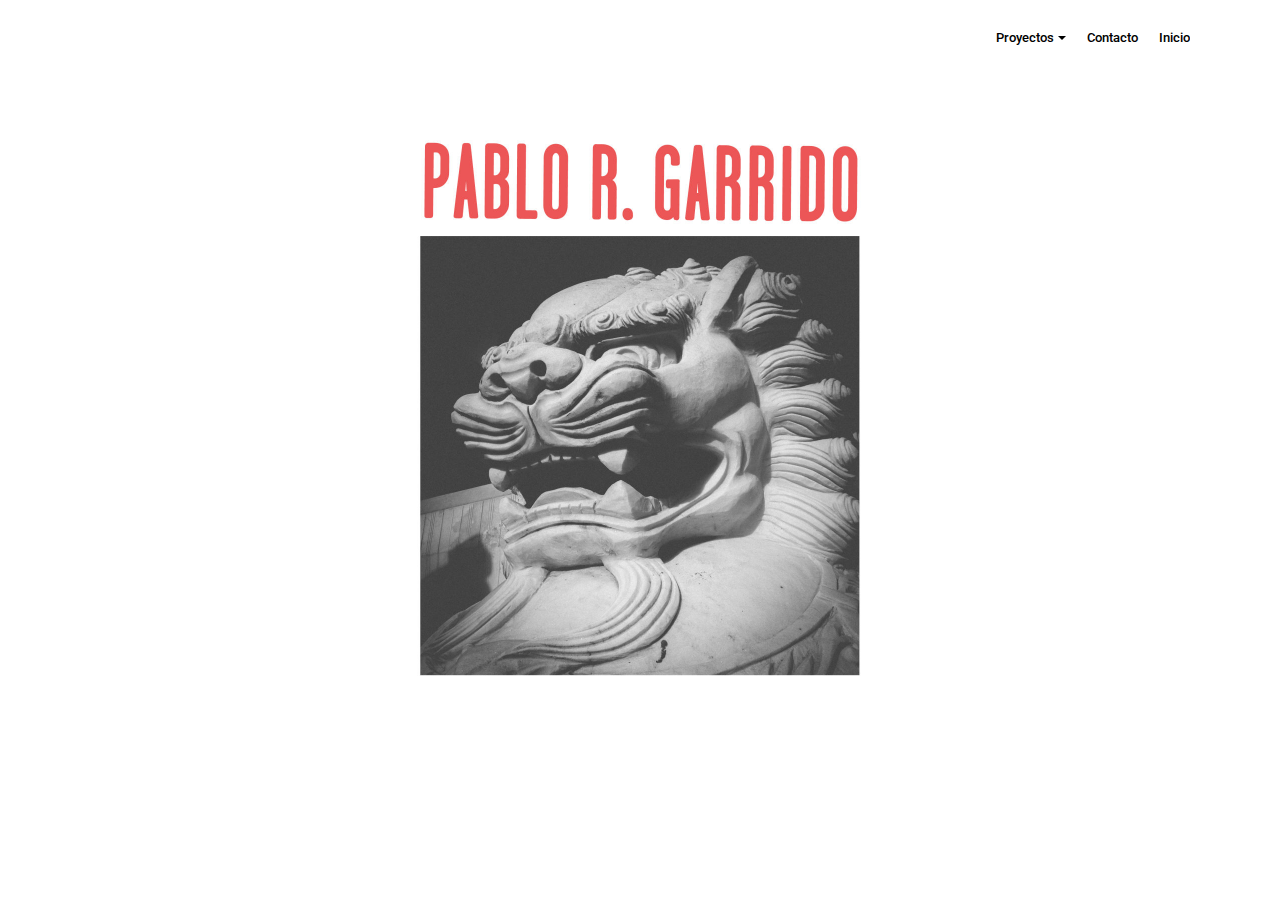
<file: index.html>
<!DOCTYPE html>
<html  >
<head>
  <!-- Site made with Mobirise Website Builder v4.12.4, https://mobirise.com -->
  <meta charset="UTF-8">
  <meta http-equiv="X-UA-Compatible" content="IE=edge">
  <meta name="generator" content="Mobirise v4.12.4, mobirise.com">
  <meta name="viewport" content="width=device-width, initial-scale=1, minimum-scale=1">
  <link rel="shortcut icon" href="assets/images/logo2.png" type="image/x-icon">
  <meta name="description" content="">
  
  
  <title>Home</title>
  <link rel="stylesheet" href="assets/web/assets/mobirise-icons/mobirise-icons.css">
  <link rel="stylesheet" href="assets/bootstrap/css/bootstrap.min.css">
  <link rel="stylesheet" href="assets/bootstrap/css/bootstrap-grid.min.css">
  <link rel="stylesheet" href="assets/bootstrap/css/bootstrap-reboot.min.css">
  <link rel="stylesheet" href="assets/tether/tether.min.css">
  <link rel="stylesheet" href="assets/dropdown/css/style.css">
  <link rel="stylesheet" href="assets/theme/css/style.css">
  <link rel="preload" as="style" href="assets/mobirise/css/mbr-additional.css"><link rel="stylesheet" href="assets/mobirise/css/mbr-additional.css" type="text/css">
  
  
  
</head>
<body>
  <section class="menu cid-s1IS6DdbB3" once="menu" id="menu2-5h">

    

    <nav class="navbar navbar-expand beta-menu navbar-dropdown align-items-center navbar-fixed-top navbar-toggleable-sm">
        <button class="navbar-toggler navbar-toggler-right" type="button" data-toggle="collapse" data-target="#navbarSupportedContent" aria-controls="navbarSupportedContent" aria-expanded="false" aria-label="Toggle navigation">
            <div class="hamburger">
                <span></span>
                <span></span>
                <span></span>
                <span></span>
            </div>
        </button>
        <div class="menu-logo">
            <div class="navbar-brand">
                
                
            </div>
        </div>
        <div class="collapse navbar-collapse" id="navbarSupportedContent">
            <ul class="navbar-nav nav-dropdown nav-right navbar-nav-top-padding" data-app-modern-menu="true"><li class="nav-item dropdown"><a class="nav-link link dropdown-toggle text-black display-4" href="#" aria-expanded="false" data-toggle="dropdown-submenu">Proyectos</a><div class="dropdown-menu"><div class="dropdown"><a class="dropdown-item dropdown-toggle text-black display-4" href="#" aria-expanded="false" data-toggle="dropdown-submenu">Fotografía</a><div class="dropdown-menu dropdown-submenu"><a class="dropdown-item text-black display-4" href="page2.html" aria-expanded="false">Archivo</a><a class="dropdown-item text-black display-4" href="page5.html" aria-expanded="false">Samsara</a><a class="dropdown-item text-black display-4" href="page6.html" aria-expanded="false">Pareidolia</a></div></div><a class="dropdown-item text-black display-4" href="page4.html" aria-expanded="false">Video</a><a class="dropdown-item text-black display-4" href="page7.html" aria-expanded="false">Diseño gráfico</a><a class="dropdown-item text-black display-4" href="page3.html" aria-expanded="false">Exposiciones</a></div></li>
                <li class="nav-item">
                    <a class="nav-link link text-black display-4" href="page1.html">Contacto</a>
                </li><li class="nav-item"><a class="nav-link link text-black display-4" href="index.html">Inicio</a></li></ul>
            
        </div>
    </nav>
</section>

<section class="engine"><a href="https://mobirise.info/o">free portfolio website templates</a></section><section class="cid-rj7pReRMKU" id="image2-1">

    

    <figure class="mbr-figure container">
        <div class="image-block" style="width: 51%;">
            <img src="assets/images/sddddddd-1132x1132.jpg" alt="Mobirise" title="">
            
        </div>
    </figure>
</section>


  <script src="assets/web/assets/jquery/jquery.min.js"></script>
  <script src="assets/popper/popper.min.js"></script>
  <script src="assets/bootstrap/js/bootstrap.min.js"></script>
  <script src="assets/tether/tether.min.js"></script>
  <script src="assets/smoothscroll/smooth-scroll.js"></script>
  <script src="assets/dropdown/js/nav-dropdown.js"></script>
  <script src="assets/dropdown/js/navbar-dropdown.js"></script>
  <script src="assets/touchswipe/jquery.touch-swipe.min.js"></script>
  <script src="assets/theme/js/script.js"></script>
  
  
</body>
</html>
</file>
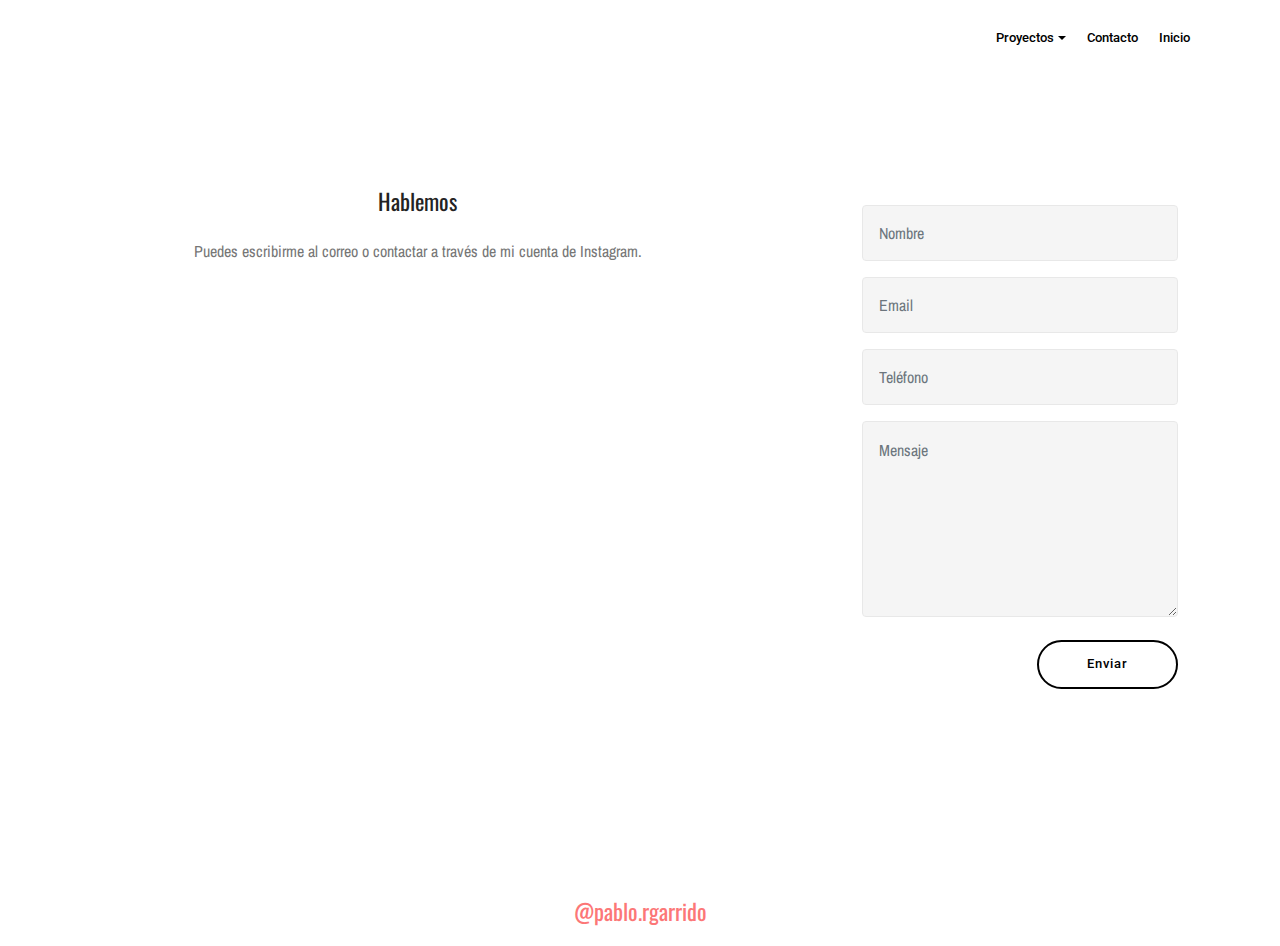
<file: page1.html>
<!DOCTYPE html>
<html  >
<head>
  <!-- Site made with Mobirise Website Builder v4.12.4, https://mobirise.com -->
  <meta charset="UTF-8">
  <meta http-equiv="X-UA-Compatible" content="IE=edge">
  <meta name="generator" content="Mobirise v4.12.4, mobirise.com">
  <meta name="viewport" content="width=device-width, initial-scale=1, minimum-scale=1">
  <link rel="shortcut icon" href="assets/images/logo2.png" type="image/x-icon">
  <meta name="description" content="Website Generator Description">
  
  
  <title>Contacto</title>
  <link rel="stylesheet" href="assets/web/assets/mobirise-icons/mobirise-icons.css">
  <link rel="stylesheet" href="assets/bootstrap/css/bootstrap.min.css">
  <link rel="stylesheet" href="assets/bootstrap/css/bootstrap-grid.min.css">
  <link rel="stylesheet" href="assets/bootstrap/css/bootstrap-reboot.min.css">
  <link rel="stylesheet" href="assets/tether/tether.min.css">
  <link rel="stylesheet" href="assets/dropdown/css/style.css">
  <link rel="stylesheet" href="assets/theme/css/style.css">
  <link rel="preload" as="style" href="assets/mobirise/css/mbr-additional.css"><link rel="stylesheet" href="assets/mobirise/css/mbr-additional.css" type="text/css">
  
  
  
</head>
<body>
  <section class="cid-rj7tkFcVpZ mbr-fullscreen" id="header15-6">

    

    

    <div class="container align-right">
<div class="row">
    <div class="mbr-white col-lg-8 col-md-7 content-container">
        <h1 class="mbr-section-title mbr-bold pb-3 mbr-fonts-style display-5"><span style="font-weight: normal;">Hablemos</span></h1>
        <p class="mbr-text pb-3 mbr-fonts-style display-7">Puedes escribirme al correo o contactar a través de mi cuenta de Instagram.</p>
    </div>
    <div class="col-lg-4 col-md-5">
    <div class="form-container">
        <div class="media-container-column" data-form-type="formoid">
            <div data-form-alert="" hidden="" class="align-center">Mensaje enviado</div>
            <form class="mbr-form" action="https://mobirise.com/" method="post" data-form-title="Mobirise Form"><input type="hidden" name="email" data-form-email="true" value="Da5yXycmty2pWTFDc+zMU98Qy2E6REpCzXISfcq8/UF78OHRdpvehKw/BbJxjsuaq05xF76uGa48C1suXx5jMkVeJvEpT+MqZZ8Hk5J4Aw/rwJboRmw8T8y2sdYmFpkC">
                <div data-for="name">
                    <div class="form-group">
                        <input type="text" class="form-control px-3" name="name" data-form-field="Name" placeholder="Nombre" required="" id="name-header15-6">
                    </div>
                </div>
                <div data-for="email">
                    <div class="form-group">
                        <input type="email" class="form-control px-3" name="email" data-form-field="Email" placeholder="Email" required="" id="email-header15-6">
                    </div>
                </div>
                <div data-for="phone">
                    <div class="form-group">
                        <input type="tel" class="form-control px-3" name="phone" data-form-field="Phone" placeholder="Teléfono" id="phone-header15-6">
                    </div>
                </div>
                <div class="form-group" data-for="message">
                    <textarea type="text" class="form-control px-3" name="message" rows="7" placeholder="Mensaje" data-form-field="Message" id="message-header15-6"></textarea>
                </div>
                <span class="input-group-btn"><button href="" type="submit" class="btn btn-form btn-black-outline display-4">Enviar</button></span>
            </form>
        </div>
    </div>
    </div>
</div>
    </div>
    
</section>

<section class="engine"><a href="https://mobirise.info/b">how to create a website for free</a></section><section class="mbr-section content4 cid-rj82eAqafb" id="content4-1i">

    

    <div class="container">
        <div class="media-container-row">
            <div class="title col-12 col-md-8">
                <h2 class="align-center pb-3 mbr-fonts-style display-5"><a href="https://www.instagram.com/pablo.rgarrido/">@pablo.rgarrido</a></h2>
                
                
            </div>
        </div>
    </div>
</section>



<section class="menu cid-s1IS6DdbB3" once="menu" id="menu2-5h">

    

    <nav class="navbar navbar-expand beta-menu navbar-dropdown align-items-center navbar-fixed-top navbar-toggleable-sm">
        <button class="navbar-toggler navbar-toggler-right" type="button" data-toggle="collapse" data-target="#navbarSupportedContent" aria-controls="navbarSupportedContent" aria-expanded="false" aria-label="Toggle navigation">
            <div class="hamburger">
                <span></span>
                <span></span>
                <span></span>
                <span></span>
            </div>
        </button>
        <div class="menu-logo">
            <div class="navbar-brand">
                
                
            </div>
        </div>
        <div class="collapse navbar-collapse" id="navbarSupportedContent">
            <ul class="navbar-nav nav-dropdown nav-right navbar-nav-top-padding" data-app-modern-menu="true"><li class="nav-item dropdown"><a class="nav-link link dropdown-toggle text-black display-4" href="#" aria-expanded="false" data-toggle="dropdown-submenu">Proyectos</a><div class="dropdown-menu"><div class="dropdown"><a class="dropdown-item dropdown-toggle text-black display-4" href="#" aria-expanded="false" data-toggle="dropdown-submenu">Fotografía</a><div class="dropdown-menu dropdown-submenu"><a class="dropdown-item text-black display-4" href="page2.html" aria-expanded="false">Archivo</a><a class="dropdown-item text-black display-4" href="page5.html" aria-expanded="false">Samsara</a><a class="dropdown-item text-black display-4" href="page6.html" aria-expanded="false">Pareidolia</a></div></div><a class="dropdown-item text-black display-4" href="page4.html" aria-expanded="false">Video</a><a class="dropdown-item text-black display-4" href="page7.html" aria-expanded="false">Diseño gráfico</a><a class="dropdown-item text-black display-4" href="page3.html" aria-expanded="false">Exposiciones</a></div></li>
                <li class="nav-item">
                    <a class="nav-link link text-black display-4" href="page1.html">Contacto</a>
                </li><li class="nav-item"><a class="nav-link link text-black display-4" href="index.html">Inicio</a></li></ul>
            
        </div>
    </nav>
</section>


  <script src="assets/web/assets/jquery/jquery.min.js"></script>
  <script src="assets/popper/popper.min.js"></script>
  <script src="assets/bootstrap/js/bootstrap.min.js"></script>
  <script src="assets/tether/tether.min.js"></script>
  <script src="assets/smoothscroll/smooth-scroll.js"></script>
  <script src="assets/dropdown/js/nav-dropdown.js"></script>
  <script src="assets/dropdown/js/navbar-dropdown.js"></script>
  <script src="assets/touchswipe/jquery.touch-swipe.min.js"></script>
  <script src="assets/theme/js/script.js"></script>
  <script src="assets/formoid/formoid.min.js"></script>
  
  
</body>
</html>
</file>
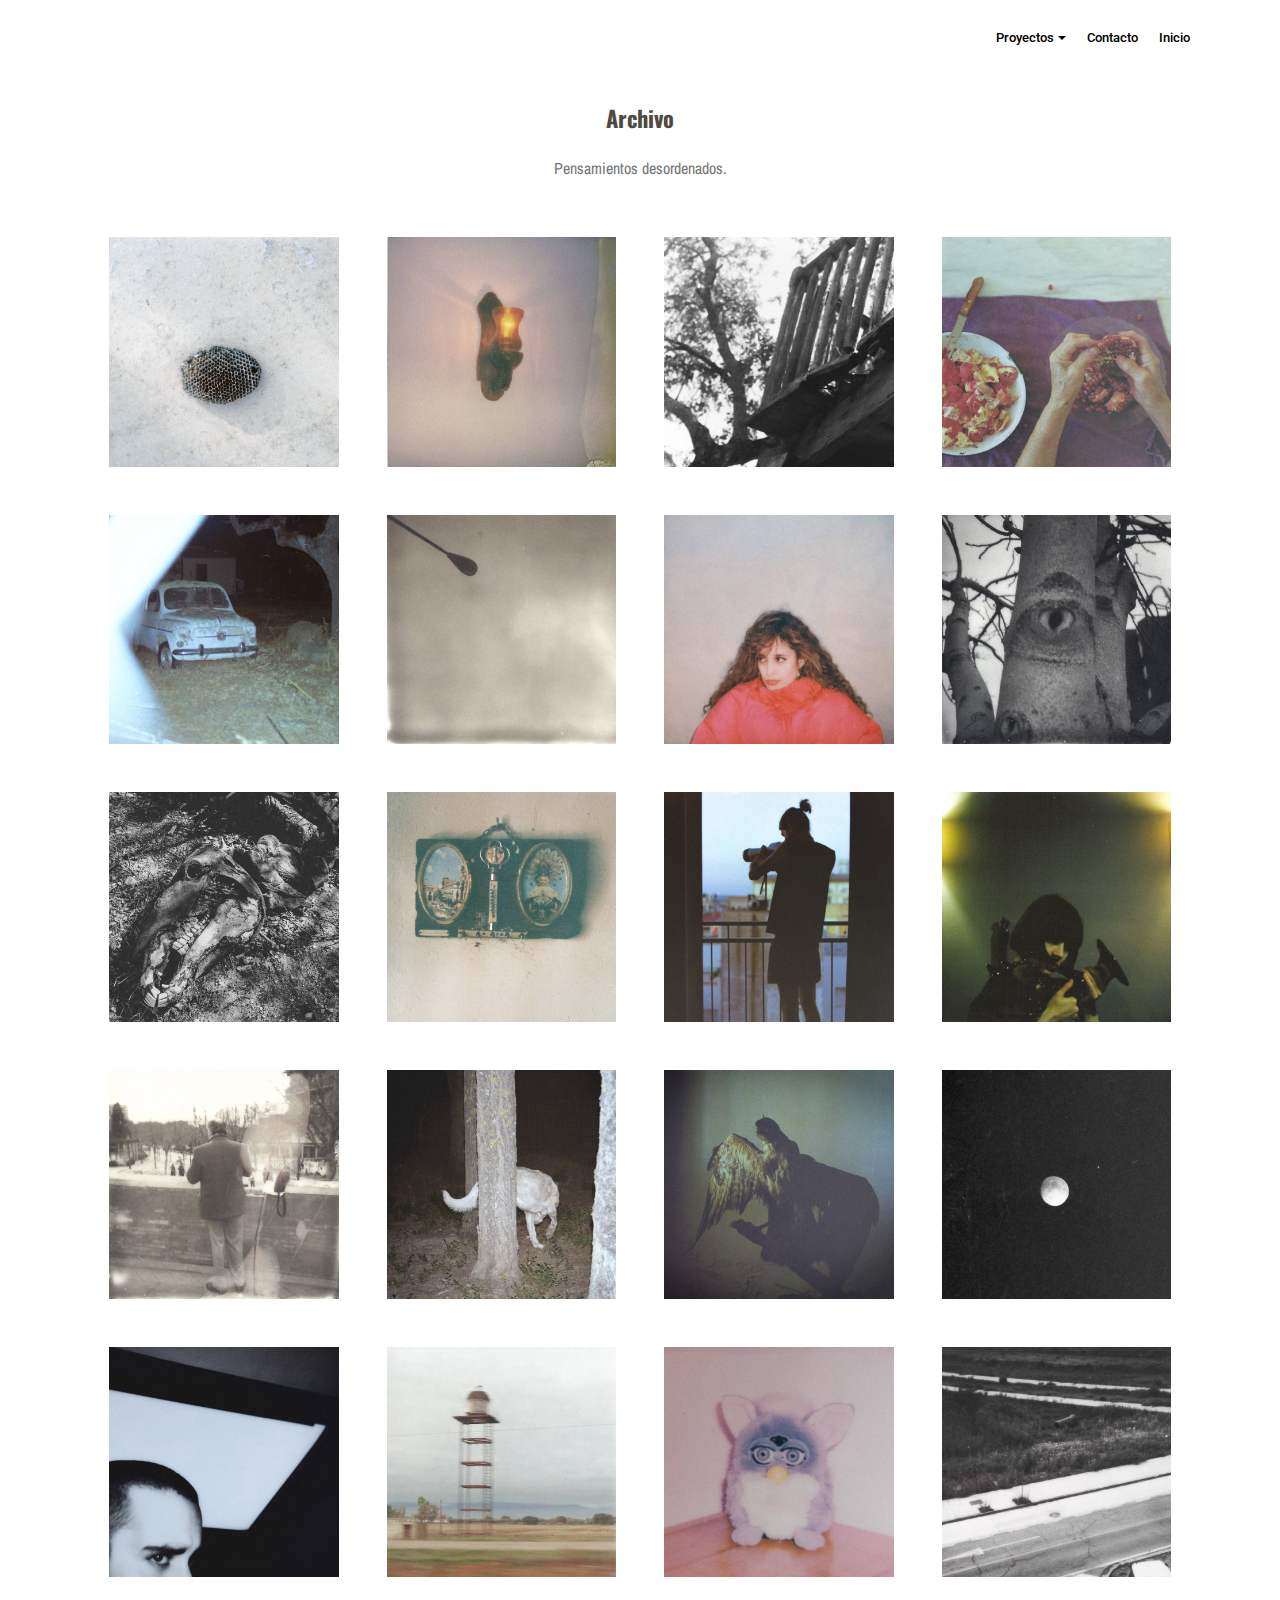
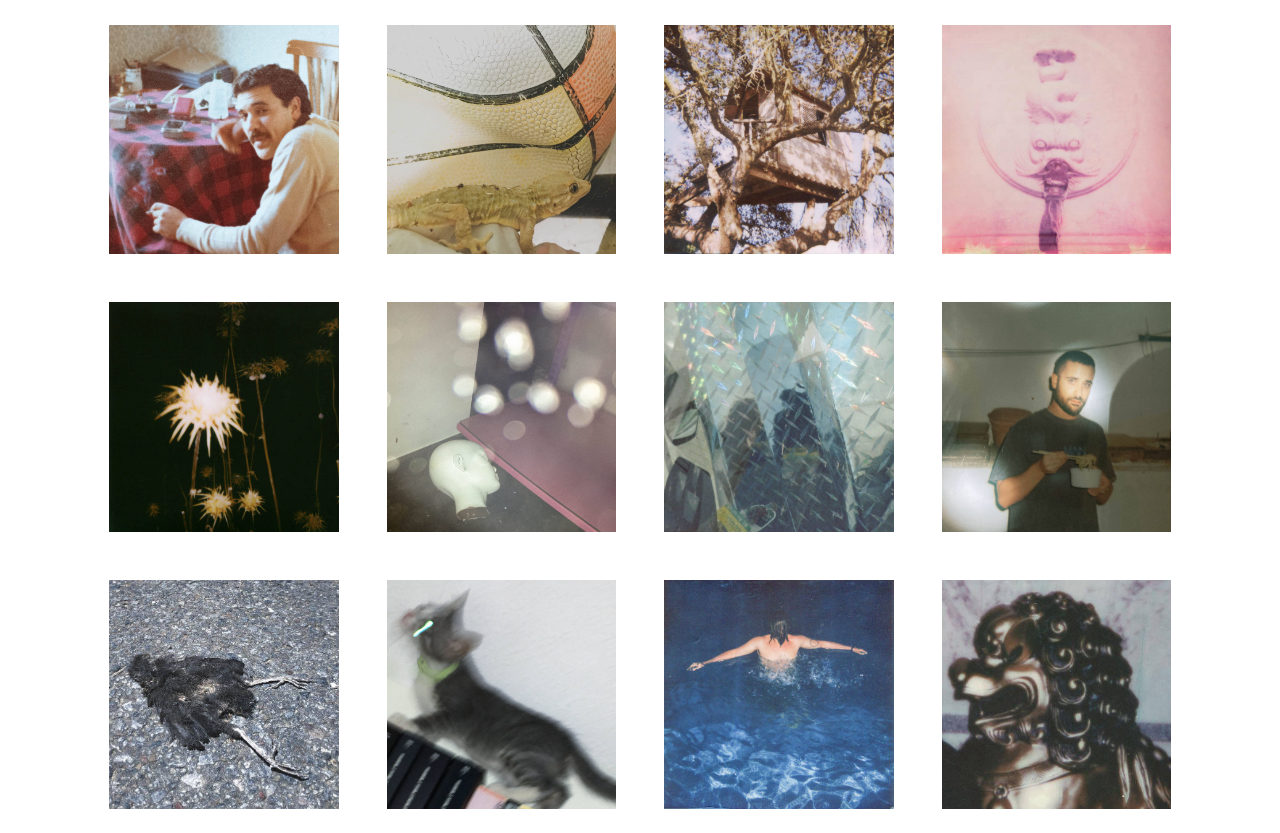
<file: page2.html>
<!DOCTYPE html>
<html  >
<head>
  <!-- Site made with Mobirise Website Builder v4.12.4, https://mobirise.com -->
  <meta charset="UTF-8">
  <meta http-equiv="X-UA-Compatible" content="IE=edge">
  <meta name="generator" content="Mobirise v4.12.4, mobirise.com">
  <meta name="viewport" content="width=device-width, initial-scale=1, minimum-scale=1">
  <link rel="shortcut icon" href="assets/images/logo2.png" type="image/x-icon">
  <meta name="description" content="Site Builder Description">
  
  
  <title>Archivo</title>
  <link rel="stylesheet" href="assets/web/assets/mobirise-icons/mobirise-icons.css">
  <link rel="stylesheet" href="assets/bootstrap/css/bootstrap.min.css">
  <link rel="stylesheet" href="assets/bootstrap/css/bootstrap-grid.min.css">
  <link rel="stylesheet" href="assets/bootstrap/css/bootstrap-reboot.min.css">
  <link rel="stylesheet" href="assets/tether/tether.min.css">
  <link rel="stylesheet" href="assets/dropdown/css/style.css">
  <link rel="stylesheet" href="assets/theme/css/style.css">
  <link rel="stylesheet" href="assets/gallery/style.css">
  <link rel="preload" as="style" href="assets/mobirise/css/mbr-additional.css"><link rel="stylesheet" href="assets/mobirise/css/mbr-additional.css" type="text/css">
  
  
  
</head>
<body>
  <section class="header1 cid-s1CuPDvgwa" id="header16-3x">

    

    

    <div class="container">
        <div class="row justify-content-md-center">
            <div class="col-md-10 align-center">
                <h1 class="mbr-section-title mbr-bold pb-3 mbr-fonts-style display-5">Archivo</h1>
                
                <p class="mbr-text pb-3 mbr-fonts-style display-7">Pensamientos desordenados.</p>
                
            </div>
        </div>
    </div>

</section>

<section class="engine"><a href="https://mobirise.info">Mobirise</a></section><section class="mbr-gallery mbr-slider-carousel cid-s1CWxXcabh" id="gallery3-4k">

    

    <div class="container">
        <div><!-- Filter --><!-- Gallery --><div class="mbr-gallery-row"><div class="mbr-gallery-layout-default"><div><div><div class="mbr-gallery-item mbr-gallery-item--p3" data-video-url="false" data-tags="Increíble"><div href="#lb-gallery3-4k" data-slide-to="0" data-toggle="modal"><img src="assets/images/img-6131-1200x1200-800x800.jpg" alt="" title=""><span class="icon-focus"></span></div></div><div class="mbr-gallery-item mbr-gallery-item--p3" data-video-url="false" data-tags="Responsive"><div href="#lb-gallery3-4k" data-slide-to="1" data-toggle="modal"><img src="assets/images/img-6139-892x892-800x800.jpg" alt="" title=""><span class="icon-focus"></span></div></div><div class="mbr-gallery-item mbr-gallery-item--p3" data-video-url="false" data-tags="Creativa"><div href="#lb-gallery3-4k" data-slide-to="2" data-toggle="modal"><img src="assets/images/pict0280-2000x2000-800x800.jpg" alt="" title=""><span class="icon-focus"></span></div></div><div class="mbr-gallery-item mbr-gallery-item--p3" data-video-url="false" data-tags="Animada"><div href="#lb-gallery3-4k" data-slide-to="3" data-toggle="modal"><img src="assets/images/pict0394-2000x2000-800x800.jpg" alt="" title=""><span class="icon-focus"></span></div></div><div class="mbr-gallery-item mbr-gallery-item--p3" data-video-url="false" data-tags="Increíble"><div href="#lb-gallery3-4k" data-slide-to="4" data-toggle="modal"><img src="assets/images/pict0335-2000x2000-800x800.jpg" alt="" title=""><span class="icon-focus"></span></div></div><div class="mbr-gallery-item mbr-gallery-item--p3" data-video-url="false" data-tags="Increíble"><div href="#lb-gallery3-4k" data-slide-to="5" data-toggle="modal"><img src="assets/images/img-6136-843x843-800x800.jpg" alt="" title=""><span class="icon-focus"></span></div></div><div class="mbr-gallery-item mbr-gallery-item--p3" data-video-url="false" data-tags="Responsive"><div href="#lb-gallery3-4k" data-slide-to="6" data-toggle="modal"><img src="assets/images/dscf3815-1981x1981-800x800.jpg" alt="" title=""><span class="icon-focus"></span></div></div><div class="mbr-gallery-item mbr-gallery-item--p3" data-video-url="false" data-tags="Animada"><div href="#lb-gallery3-4k" data-slide-to="7" data-toggle="modal"><img src="assets/images/img-6137-877x877-800x800.jpg" alt="" title=""><span class="icon-focus"></span></div></div></div></div><div class="clearfix"></div></div></div><!-- Lightbox --><div data-app-prevent-settings="" class="mbr-slider modal fade carousel slide" tabindex="-1" data-keyboard="true" data-interval="false" id="lb-gallery3-4k"><div class="modal-dialog"><div class="modal-content"><div class="modal-body"><div class="carousel-inner"><div class="carousel-item active"><img src="assets/images/img-6131-1200x1200.jpg" alt="" title=""></div><div class="carousel-item"><img src="assets/images/img-6139-892x892.jpg" alt="" title=""></div><div class="carousel-item"><img src="assets/images/pict0280-2000x2000.jpg" alt="" title=""></div><div class="carousel-item"><img src="assets/images/pict0394-2000x2000.jpg" alt="" title=""></div><div class="carousel-item"><img src="assets/images/pict0335-2000x2000.jpg" alt="" title=""></div><div class="carousel-item"><img src="assets/images/img-6136-843x843.jpg" alt="" title=""></div><div class="carousel-item"><img src="assets/images/dscf3815-1981x1981.jpg" alt="" title=""></div><div class="carousel-item"><img src="assets/images/img-6137-877x877.jpg" alt="" title=""></div></div><a class="carousel-control carousel-control-prev" role="button" data-slide="prev" href="#lb-gallery3-4k"><span class="mbri-left mbr-iconfont" aria-hidden="true"></span><span class="sr-only">Previous</span></a><a class="carousel-control carousel-control-next" role="button" data-slide="next" href="#lb-gallery3-4k"><span class="mbri-right mbr-iconfont" aria-hidden="true"></span><span class="sr-only">Next</span></a><a class="close" href="#" role="button" data-dismiss="modal"><span class="sr-only">Close</span></a></div></div></div></div></div>
    </div>

</section>

<section class="mbr-gallery mbr-slider-carousel cid-s1CWyl2xOr" id="gallery3-4l">

    

    <div class="container">
        <div><!-- Filter --><!-- Gallery --><div class="mbr-gallery-row"><div class="mbr-gallery-layout-default"><div><div><div class="mbr-gallery-item mbr-gallery-item--p3" data-video-url="false" data-tags="Increíble"><div href="#lb-gallery3-4l" data-slide-to="0" data-toggle="modal"><img src="assets/images/caballo-1772x1772-800x800.jpg" alt="" title=""><span class="icon-focus"></span></div></div><div class="mbr-gallery-item mbr-gallery-item--p3" data-video-url="false" data-tags="Responsive"><div href="#lb-gallery3-4l" data-slide-to="1" data-toggle="modal"><img src="assets/images/img-6132-1158x1158-800x800.jpg" alt="" title=""><span class="icon-focus"></span></div></div><div class="mbr-gallery-item mbr-gallery-item--p3" data-video-url="false" data-tags="Creativa"><div href="#lb-gallery3-4l" data-slide-to="2" data-toggle="modal"><img src="assets/images/pict0324-2-2000x2000-800x800.jpg" alt="" title=""><span class="icon-focus"></span></div></div><div class="mbr-gallery-item mbr-gallery-item--p3" data-video-url="false" data-tags="Animada"><div href="#lb-gallery3-4l" data-slide-to="3" data-toggle="modal"><img src="assets/images/img-6130-1182x1182-800x800.jpg" alt="" title=""><span class="icon-focus"></span></div></div><div class="mbr-gallery-item mbr-gallery-item--p3" data-video-url="false" data-tags="Increíble"><div href="#lb-gallery3-4l" data-slide-to="4" data-toggle="modal"><img src="assets/images/img-6138-892x892-800x800.jpg" alt="" title=""><span class="icon-focus"></span></div></div><div class="mbr-gallery-item mbr-gallery-item--p3" data-video-url="false" data-tags="Increíble"><div href="#lb-gallery3-4l" data-slide-to="5" data-toggle="modal"><img src="assets/images/pict0372-2000x2000-800x800.jpg" alt="" title=""><span class="icon-focus"></span></div></div><div class="mbr-gallery-item mbr-gallery-item--p3" data-video-url="false" data-tags="Responsive"><div href="#lb-gallery3-4l" data-slide-to="6" data-toggle="modal"><img src="assets/images/pajaroseco-2000x2000-800x800.jpg" alt="" title=""><span class="icon-focus"></span></div></div><div class="mbr-gallery-item mbr-gallery-item--p3" data-video-url="false" data-tags="Animada"><div href="#lb-gallery3-4l" data-slide-to="7" data-toggle="modal"><img src="assets/images/pict0369-1-2000x2000-800x800.jpg" alt="" title=""><span class="icon-focus"></span></div></div></div></div><div class="clearfix"></div></div></div><!-- Lightbox --><div data-app-prevent-settings="" class="mbr-slider modal fade carousel slide" tabindex="-1" data-keyboard="true" data-interval="false" id="lb-gallery3-4l"><div class="modal-dialog"><div class="modal-content"><div class="modal-body"><div class="carousel-inner"><div class="carousel-item active"><img src="assets/images/caballo-1772x1772.jpg" alt="" title=""></div><div class="carousel-item"><img src="assets/images/img-6132-1158x1158.jpg" alt="" title=""></div><div class="carousel-item"><img src="assets/images/pict0324-2-2000x2000.jpg" alt="" title=""></div><div class="carousel-item"><img src="assets/images/img-6130-1182x1182.jpg" alt="" title=""></div><div class="carousel-item"><img src="assets/images/img-6138-892x892.jpg" alt="" title=""></div><div class="carousel-item"><img src="assets/images/pict0372-2000x2000.jpg" alt="" title=""></div><div class="carousel-item"><img src="assets/images/pajaroseco-2000x2000.jpg" alt="" title=""></div><div class="carousel-item"><img src="assets/images/pict0369-1-2000x2000.jpg" alt="" title=""></div></div><a class="carousel-control carousel-control-prev" role="button" data-slide="prev" href="#lb-gallery3-4l"><span class="mbri-left mbr-iconfont" aria-hidden="true"></span><span class="sr-only">Previous</span></a><a class="carousel-control carousel-control-next" role="button" data-slide="next" href="#lb-gallery3-4l"><span class="mbri-right mbr-iconfont" aria-hidden="true"></span><span class="sr-only">Next</span></a><a class="close" href="#" role="button" data-dismiss="modal"><span class="sr-only">Close</span></a></div></div></div></div></div>
    </div>

</section>

<section class="mbr-gallery mbr-slider-carousel cid-s1CWyJGu1Q" id="gallery3-4m">

    

    <div class="container">
        <div><!-- Filter --><!-- Gallery --><div class="mbr-gallery-row"><div class="mbr-gallery-layout-default"><div><div><div class="mbr-gallery-item mbr-gallery-item--p3" data-video-url="false" data-tags="Increíble"><div href="#lb-gallery3-4m" data-slide-to="0" data-toggle="modal"><img src="assets/images/yo-1734x1734-800x800.jpg" alt="" title=""><span class="icon-focus"></span></div></div><div class="mbr-gallery-item mbr-gallery-item--p3" data-video-url="false" data-tags="Responsive"><div href="#lb-gallery3-4m" data-slide-to="1" data-toggle="modal"><img src="assets/images/img-6129-685x685-685x685.jpg" alt="" title=""><span class="icon-focus"></span></div></div><div class="mbr-gallery-item mbr-gallery-item--p3" data-video-url="false" data-tags="Creativa"><div href="#lb-gallery3-4m" data-slide-to="2" data-toggle="modal"><img src="assets/images/dscf3905-1008x1008-800x800.jpg" alt="" title=""><span class="icon-focus"></span></div></div><div class="mbr-gallery-item mbr-gallery-item--p3" data-video-url="false" data-tags="Animada"><div href="#lb-gallery3-4m" data-slide-to="3" data-toggle="modal"><img src="assets/images/dscf3916-2000x1999-800x800.jpg" alt="" title=""><span class="icon-focus"></span></div></div><div class="mbr-gallery-item mbr-gallery-item--p3" data-video-url="false" data-tags="Animada"><div href="#lb-gallery3-4m" data-slide-to="4" data-toggle="modal"><img src="assets/images/dscf3959-2000x2000-800x800.jpg" alt="" title=""><span class="icon-focus"></span></div></div><div class="mbr-gallery-item mbr-gallery-item--p3" data-video-url="false" data-tags="Animada"><div href="#lb-gallery3-4m" data-slide-to="5" data-toggle="modal"><img src="assets/images/img-6116-2000x2000-800x800.jpg" alt="" title=""><span class="icon-focus"></span></div></div><div class="mbr-gallery-item mbr-gallery-item--p3" data-video-url="false" data-tags="Animada"><div href="#lb-gallery3-4m" data-slide-to="6" data-toggle="modal"><img src="assets/images/img220-902x902-800x800.jpg" alt="" title=""><span class="icon-focus"></span></div></div><div class="mbr-gallery-item mbr-gallery-item--p3" data-video-url="false" data-tags="Animada"><div href="#lb-gallery3-4m" data-slide-to="7" data-toggle="modal"><img src="assets/images/img217-809x809-800x800.jpg" alt="" title=""><span class="icon-focus"></span></div></div><div class="mbr-gallery-item mbr-gallery-item--p3" data-video-url="false" data-tags="Animada"><div href="#lb-gallery3-4m" data-slide-to="8" data-toggle="modal"><img src="assets/images/img219-891x891-800x800.jpg" alt="" title=""><span class="icon-focus"></span></div></div><div class="mbr-gallery-item mbr-gallery-item--p3" data-video-url="false" data-tags="Animada"><div href="#lb-gallery3-4m" data-slide-to="9" data-toggle="modal"><img src="assets/images/img-9466-2000x2000-800x800.jpg" alt="" title=""><span class="icon-focus"></span></div></div><div class="mbr-gallery-item mbr-gallery-item--p3" data-video-url="false" data-tags="Animada"><div href="#lb-gallery3-4m" data-slide-to="10" data-toggle="modal"><img src="assets/images/img181-843x843-800x800.jpg" alt="" title=""><span class="icon-focus"></span></div></div><div class="mbr-gallery-item mbr-gallery-item--p3" data-video-url="false" data-tags="Animada"><div href="#lb-gallery3-4m" data-slide-to="11" data-toggle="modal"><img src="assets/images/img-836-2000x2000-800x800.jpg" alt="" title=""><span class="icon-focus"></span></div></div><div class="mbr-gallery-item mbr-gallery-item--p3" data-video-url="false" data-tags="Animada"><div href="#lb-gallery3-4m" data-slide-to="12" data-toggle="modal"><img src="assets/images/img-7273-633x633-633x633.jpg" alt="" title=""><span class="icon-focus"></span></div></div><div class="mbr-gallery-item mbr-gallery-item--p3" data-video-url="false" data-tags="Animada"><div href="#lb-gallery3-4m" data-slide-to="13" data-toggle="modal"><img src="assets/images/img-7744-1120x1120-800x800.jpg" alt="" title=""><span class="icon-focus"></span></div></div><div class="mbr-gallery-item mbr-gallery-item--p3" data-video-url="false" data-tags="Animada"><div href="#lb-gallery3-4m" data-slide-to="14" data-toggle="modal"><img src="assets/images/img224-897x897-800x800.jpg" alt="" title=""><span class="icon-focus"></span></div></div><div class="mbr-gallery-item mbr-gallery-item--p3" data-video-url="false" data-tags="Animada"><div href="#lb-gallery3-4m" data-slide-to="15" data-toggle="modal"><img src="assets/images/img215-422x422-422x422.jpg" alt="" title=""><span class="icon-focus"></span></div></div></div></div><div class="clearfix"></div></div></div><!-- Lightbox --><div data-app-prevent-settings="" class="mbr-slider modal fade carousel slide" tabindex="-1" data-keyboard="true" data-interval="false" id="lb-gallery3-4m"><div class="modal-dialog"><div class="modal-content"><div class="modal-body"><div class="carousel-inner"><div class="carousel-item"><img src="assets/images/yo-1734x1734.jpg" alt="" title=""></div><div class="carousel-item"><img src="assets/images/img-6129-685x685.jpg" alt="" title=""></div><div class="carousel-item"><img src="assets/images/dscf3905-1008x1008.jpg" alt="" title=""></div><div class="carousel-item active"><img src="assets/images/dscf3916-2000x1999.jpg" alt="" title=""></div><div class="carousel-item"><img src="assets/images/dscf3959-2000x2000.jpg" alt="" title=""></div><div class="carousel-item"><img src="assets/images/img-6116-2000x2000.jpg" alt="" title=""></div><div class="carousel-item"><img src="assets/images/img220-902x902.jpg" alt="" title=""></div><div class="carousel-item"><img src="assets/images/img217-809x809.jpg" alt="" title=""></div><div class="carousel-item"><img src="assets/images/img219-891x891.jpg" alt="" title=""></div><div class="carousel-item"><img src="assets/images/img-9466-2000x2000.jpg" alt="" title=""></div><div class="carousel-item"><img src="assets/images/img181-843x843.jpg" alt="" title=""></div><div class="carousel-item"><img src="assets/images/img-836-2000x2000.jpg" alt="" title=""></div><div class="carousel-item"><img src="assets/images/img-7273-633x633.jpg" alt="" title=""></div><div class="carousel-item"><img src="assets/images/img-7744-1120x1120.jpg" alt="" title=""></div><div class="carousel-item"><img src="assets/images/img224-897x897.jpg" alt="" title=""></div><div class="carousel-item"><img src="assets/images/img215-422x422.jpg" alt="" title=""></div></div><a class="carousel-control carousel-control-prev" role="button" data-slide="prev" href="#lb-gallery3-4m"><span class="mbri-left mbr-iconfont" aria-hidden="true"></span><span class="sr-only">Previous</span></a><a class="carousel-control carousel-control-next" role="button" data-slide="next" href="#lb-gallery3-4m"><span class="mbri-right mbr-iconfont" aria-hidden="true"></span><span class="sr-only">Next</span></a><a class="close" href="#" role="button" data-dismiss="modal"><span class="sr-only">Close</span></a></div></div></div></div></div>
    </div>

</section>

<section class="menu cid-s1IS6DdbB3" once="menu" id="menu2-5h">

    

    <nav class="navbar navbar-expand beta-menu navbar-dropdown align-items-center navbar-fixed-top navbar-toggleable-sm">
        <button class="navbar-toggler navbar-toggler-right" type="button" data-toggle="collapse" data-target="#navbarSupportedContent" aria-controls="navbarSupportedContent" aria-expanded="false" aria-label="Toggle navigation">
            <div class="hamburger">
                <span></span>
                <span></span>
                <span></span>
                <span></span>
            </div>
        </button>
        <div class="menu-logo">
            <div class="navbar-brand">
                
                
            </div>
        </div>
        <div class="collapse navbar-collapse" id="navbarSupportedContent">
            <ul class="navbar-nav nav-dropdown nav-right navbar-nav-top-padding" data-app-modern-menu="true"><li class="nav-item dropdown"><a class="nav-link link dropdown-toggle text-black display-4" href="#" aria-expanded="false" data-toggle="dropdown-submenu">Proyectos</a><div class="dropdown-menu"><div class="dropdown"><a class="dropdown-item dropdown-toggle text-black display-4" href="#" aria-expanded="false" data-toggle="dropdown-submenu">Fotografía</a><div class="dropdown-menu dropdown-submenu"><a class="dropdown-item text-black display-4" href="page2.html" aria-expanded="false">Archivo</a><a class="dropdown-item text-black display-4" href="page5.html" aria-expanded="false">Samsara</a><a class="dropdown-item text-black display-4" href="page6.html" aria-expanded="false">Pareidolia</a></div></div><a class="dropdown-item text-black display-4" href="page4.html" aria-expanded="false">Video</a><a class="dropdown-item text-black display-4" href="page7.html" aria-expanded="false">Diseño gráfico</a><a class="dropdown-item text-black display-4" href="page3.html" aria-expanded="false">Exposiciones</a></div></li>
                <li class="nav-item">
                    <a class="nav-link link text-black display-4" href="page1.html">Contacto</a>
                </li><li class="nav-item"><a class="nav-link link text-black display-4" href="index.html">Inicio</a></li></ul>
            
        </div>
    </nav>
</section>


  <script src="assets/web/assets/jquery/jquery.min.js"></script>
  <script src="assets/popper/popper.min.js"></script>
  <script src="assets/bootstrap/js/bootstrap.min.js"></script>
  <script src="assets/tether/tether.min.js"></script>
  <script src="assets/smoothscroll/smooth-scroll.js"></script>
  <script src="assets/masonry/masonry.pkgd.min.js"></script>
  <script src="assets/imagesloaded/imagesloaded.pkgd.min.js"></script>
  <script src="assets/bootstrapcarouselswipe/bootstrap-carousel-swipe.js"></script>
  <script src="assets/touchswipe/jquery.touch-swipe.min.js"></script>
  <script src="assets/vimeoplayer/jquery.mb.vimeo_player.js"></script>
  <script src="assets/dropdown/js/nav-dropdown.js"></script>
  <script src="assets/dropdown/js/navbar-dropdown.js"></script>
  <script src="assets/theme/js/script.js"></script>
  <script src="assets/slidervideo/script.js"></script>
  <script src="assets/gallery/player.min.js"></script>
  <script src="assets/gallery/script.js"></script>
  
  
</body>
</html>
</file>
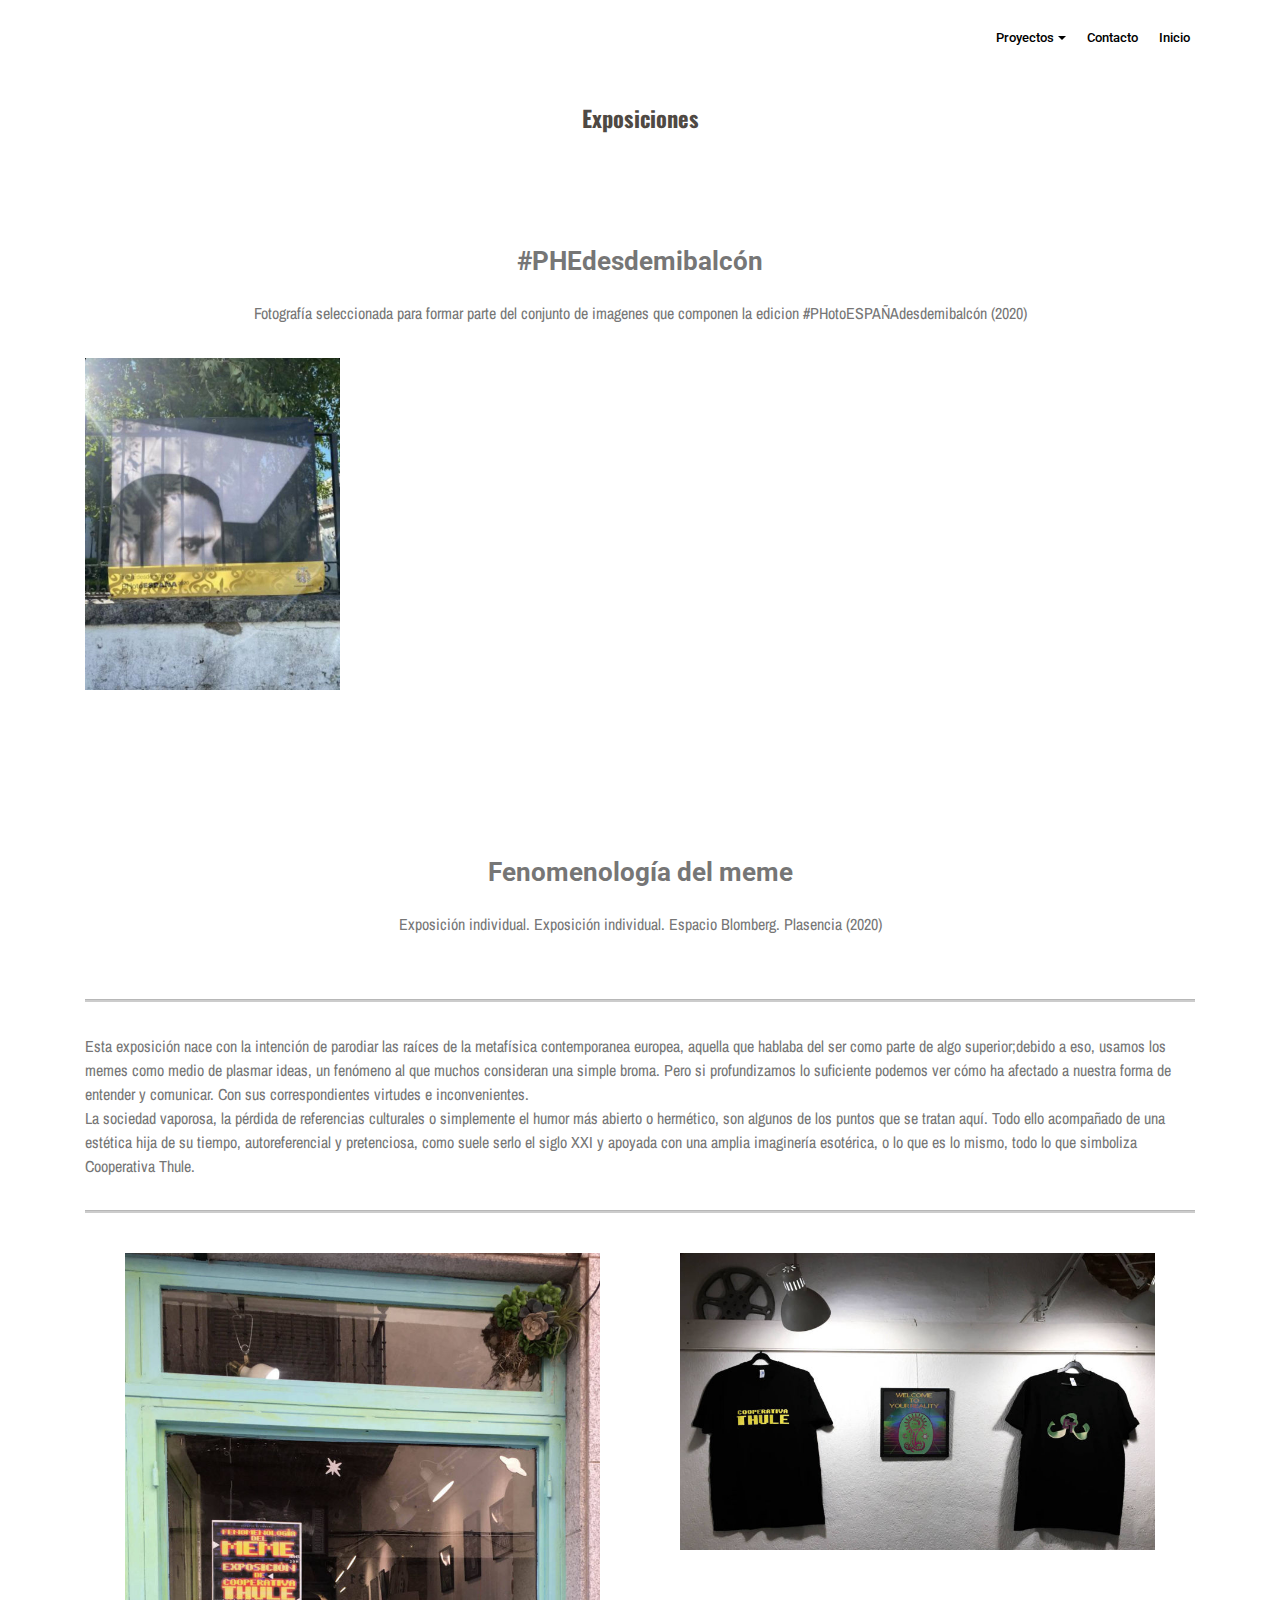
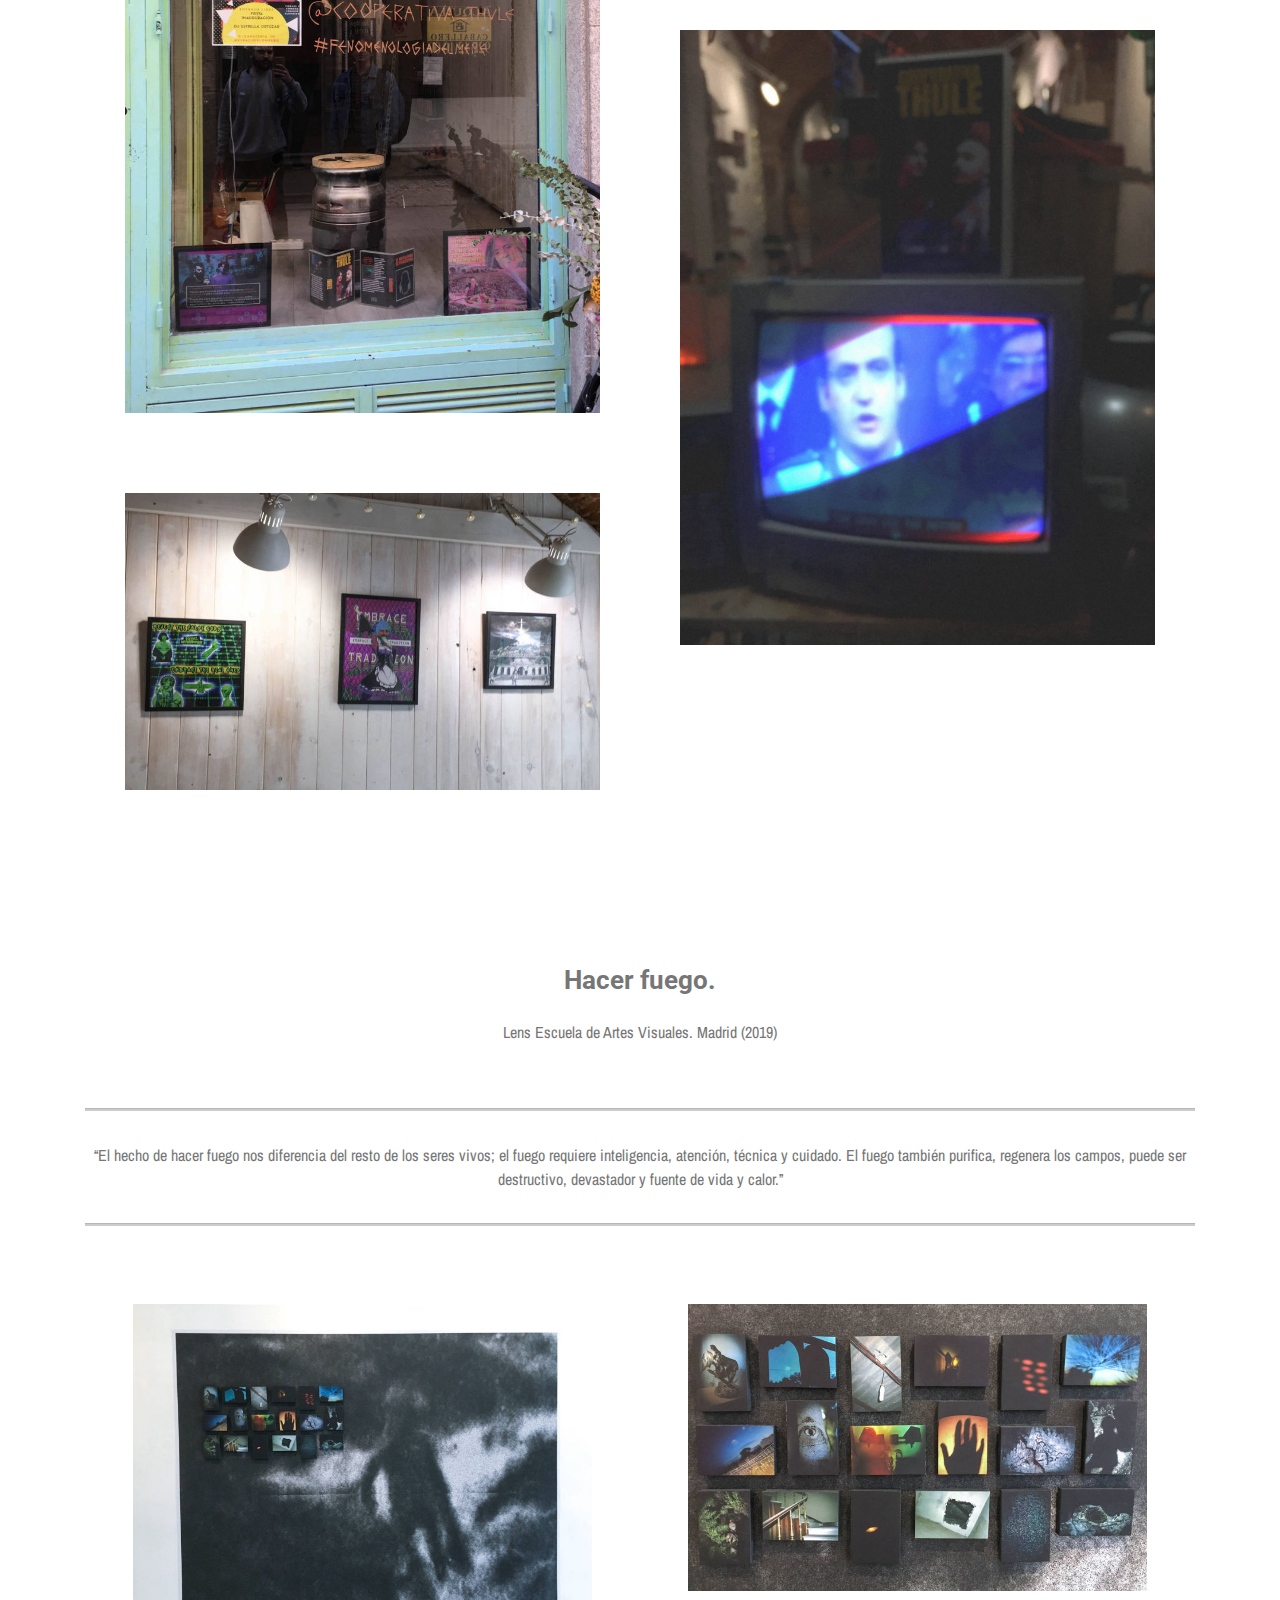
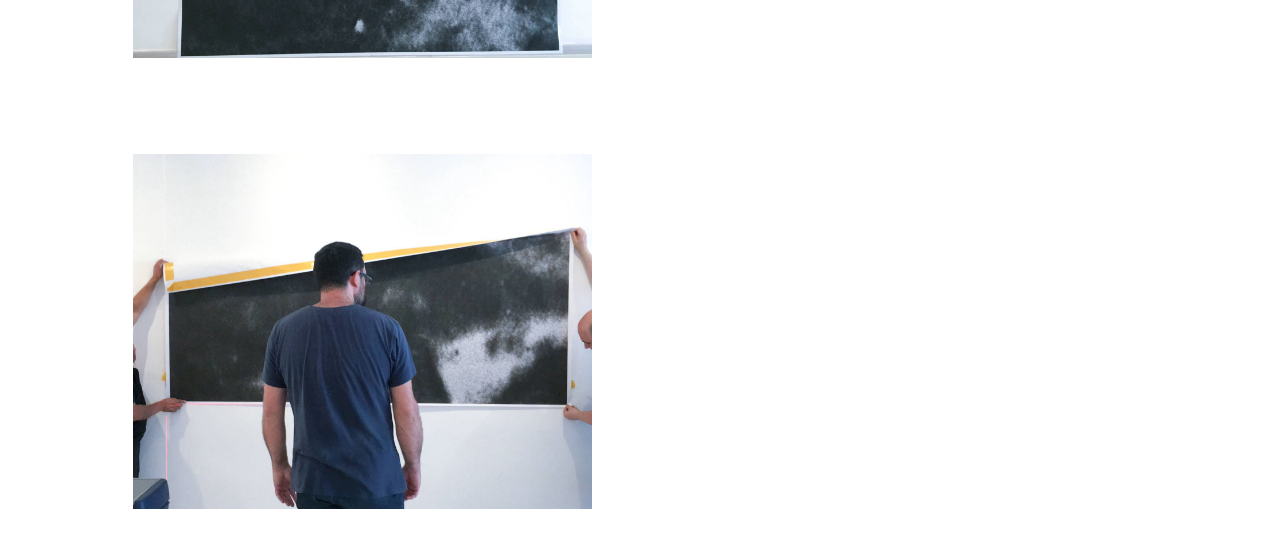
<file: page3.html>
<!DOCTYPE html>
<html  >
<head>
  <!-- Site made with Mobirise Website Builder v4.12.4, https://mobirise.com -->
  <meta charset="UTF-8">
  <meta http-equiv="X-UA-Compatible" content="IE=edge">
  <meta name="generator" content="Mobirise v4.12.4, mobirise.com">
  <meta name="viewport" content="width=device-width, initial-scale=1, minimum-scale=1">
  <link rel="shortcut icon" href="assets/images/logo2.png" type="image/x-icon">
  <meta name="description" content="Web Maker Description">
  
  
  <title>Exposiciones</title>
  <link rel="stylesheet" href="assets/web/assets/mobirise-icons/mobirise-icons.css">
  <link rel="stylesheet" href="assets/bootstrap/css/bootstrap.min.css">
  <link rel="stylesheet" href="assets/bootstrap/css/bootstrap-grid.min.css">
  <link rel="stylesheet" href="assets/bootstrap/css/bootstrap-reboot.min.css">
  <link rel="stylesheet" href="assets/tether/tether.min.css">
  <link rel="stylesheet" href="assets/dropdown/css/style.css">
  <link rel="stylesheet" href="assets/theme/css/style.css">
  <link rel="stylesheet" href="assets/gallery/style.css">
  <link rel="preload" as="style" href="assets/mobirise/css/mbr-additional.css"><link rel="stylesheet" href="assets/mobirise/css/mbr-additional.css" type="text/css">
  
  
  
</head>
<body>
  <section class="header1 cid-s1Cwm7AIqM" id="header16-41">

    

    

    <div class="container">
        <div class="row justify-content-md-center">
            <div class="col-md-10 align-center">
                <h1 class="mbr-section-title mbr-bold pb-3 mbr-fonts-style display-5">Exposiciones</h1>
                
                
                
            </div>
        </div>
    </div>

</section>

<section class="engine"><a href="https://mobirise.info/y">html web templates</a></section><section class="header1 cid-s7hoffq68G" id="header16-5z">

    

    

    <div class="container">
        <div class="row justify-content-md-center">
            <div class="col-md-10 align-center">
                <h1 class="mbr-section-title mbr-bold pb-3 mbr-fonts-style display-1">#PHEdesdemibalcón</h1>
                
                <p class="mbr-text pb-3 mbr-fonts-style display-7">Fotografía seleccionada para formar parte del conjunto de imagenes que componen la edicion #PHotoESPAÑAdesdemibalcón (2020)</p>
                
            </div>
        </div>
    </div>

</section>

<section class="mbr-gallery gallery5 cid-sc5CrBWB4b" id="gallery5-6z">

    

    

    <div class="container">
        
        
        <div class="row mbr-gallery" data-toggle="modal" data-target="#sdhyIdvup7">
            <div class="col-sm-6 col-md-4 col-lg-3 item gallery-image">
                <div class="item-wrapper">
                    <img class="w-100" src="assets/images/img-1539-510x664.jpg" alt="" data-slide-to="0" data-target="#sdhyIdvDNW">
                </div>
            </div>
            
            
            
        </div>

        <div class="modal mbr-slider fade" tabindex="-1" role="dialog" aria-hidden="true" id="sdhyIdvup7">
            <div class="modal-dialog" role="document">
                <div class="modal-content">
                    <div class="modal-body">
                        <div class="carousel slide" data-ride="carousel" id="sdhyIdvDNW">
                            <div class="carousel-inner">
                                <div class="carousel-item active">
                                    <img class="d-block w-100" src="assets/images/img-1539-510x664.jpg" alt="">
                                </div>
                                
                                
                                
                            </div>
                            <ol class="carousel-indicators">
                                <li data-slide-to="0" class="active" data-target="#sdhyIdvDNW"></li>
                                
                                
                                
                            </ol>
                            <a role="button" href="" class="close" data-dismiss="modal" aria-label="Close">
                            </a>
                            <a class="carousel-control-prev carousel-control" role="button" data-slide="prev" href="#sdhyIdvDNW">
                                <span class="mbri-left mbr-iconfont" aria-hidden="true"></span>
                                <span class="sr-only">Previous</span>
                            </a>
                            <a class="carousel-control-next carousel-control" role="button" data-slide="next" href="#sdhyIdvDNW">
                                <span class="mbri-right mbr-iconfont" aria-hidden="true"></span>
                                <span class="sr-only">Next</span>
                            </a>
                        </div>
                    </div>
                </div>
            </div>
        </div>
    </div>
</section>

<section class="header1 cid-s1IFAuXauP" id="header16-4w">

    

    

    <div class="container">
        <div class="row justify-content-md-center">
            <div class="col-md-10 align-center">
                <h1 class="mbr-section-title mbr-bold pb-3 mbr-fonts-style display-1">Fenomenología del meme</h1>
                
                <p class="mbr-text pb-3 mbr-fonts-style display-7">Exposición individual.&nbsp;Exposición individual. Espacio Blomberg. Plasencia (2020)</p>
                
            </div>
        </div>
    </div>

</section>

<section class="mbr-section article content9 cid-s1IFDEK5Yf" id="content9-4x">
    
     

    <div class="container">
        <div class="inner-container" style="width: 100%;">
            <hr class="line" style="width: 100%;">
            <div class="section-text align-center mbr-fonts-style display-7">Esta exposición nace con la intención de parodiar las raíces de la metafísica contemporanea europea, aquella que hablaba del ser como parte de algo superior;debido a eso, usamos los memes como medio de plasmar ideas, un fenómeno al que muchos consideran una simple broma. Pero si profundizamos lo suficiente podemos ver cómo ha afectado a nuestra forma de entender y comunicar. Con sus correspondientes virtudes e inconvenientes.<div>La sociedad vaporosa, la pérdida de referencias culturales o simplemente el humor más abierto o hermético, son algunos de los puntos que se tratan aquí. Todo ello acompañado de una estética hija de su tiempo, autoreferencial y pretenciosa, como suele serlo el siglo XXI y apoyada con una amplia imaginería esotérica, o lo que es lo mismo, todo lo que simboliza Cooperativa Thule.</div></div>
            <hr class="line" style="width: 100%;">
        </div>
        </div>
</section>

<section class="mbr-gallery mbr-slider-carousel cid-s1IFJ2JIad" id="gallery3-4y">

    

    <div class="container">
        <div><!-- Filter --><!-- Gallery --><div class="mbr-gallery-row"><div class="mbr-gallery-layout-default"><div><div><div class="mbr-gallery-item mbr-gallery-item--p5" data-video-url="false" data-tags="Increíble"><div href="#lb-gallery3-4y" data-slide-to="0" data-toggle="modal"><img src="assets/images/img-2760-2-1280x2048-800x1280.jpg" alt="" title=""><span class="icon-focus"></span></div></div><div class="mbr-gallery-item mbr-gallery-item--p5" data-video-url="false" data-tags="Responsive"><div href="#lb-gallery3-4y" data-slide-to="1" data-toggle="modal"><img src="assets/images/img-2758-2-2000x1250-800x500.jpg" alt="" title=""><span class="icon-focus"></span></div></div><div class="mbr-gallery-item mbr-gallery-item--p5" data-video-url="false" data-tags="Creativa"><div href="#lb-gallery3-4y" data-slide-to="2" data-toggle="modal"><img src="assets/images/9335d8ca-aef7-4288-8585-790ac90d9f8c-2-2000x1250-800x500.jpg" alt="" title=""><span class="icon-focus"></span></div></div><div class="mbr-gallery-item mbr-gallery-item--p5" data-video-url="false" data-tags="Animada"><div href="#lb-gallery3-4y" data-slide-to="3" data-toggle="modal"><img src="assets/images/img-2867-2-2-1583x2048-800x1035.jpg" alt="" title=""><span class="icon-focus"></span></div></div></div></div><div class="clearfix"></div></div></div><!-- Lightbox --><div data-app-prevent-settings="" class="mbr-slider modal fade carousel slide" tabindex="-1" data-keyboard="true" data-interval="false" id="lb-gallery3-4y"><div class="modal-dialog"><div class="modal-content"><div class="modal-body"><div class="carousel-inner"><div class="carousel-item"><img src="assets/images/img-2760-2-1280x2048.jpg" alt="" title=""></div><div class="carousel-item"><img src="assets/images/img-2758-2-2000x1250.jpg" alt="" title=""></div><div class="carousel-item"><img src="assets/images/9335d8ca-aef7-4288-8585-790ac90d9f8c-2-2000x1250.jpg" alt="" title=""></div><div class="carousel-item active"><img src="assets/images/img-2867-2-2-1583x2048.jpg" alt="" title=""></div></div><a class="carousel-control carousel-control-prev" role="button" data-slide="prev" href="#lb-gallery3-4y"><span class="mbri-left mbr-iconfont" aria-hidden="true"></span><span class="sr-only">Previous</span></a><a class="carousel-control carousel-control-next" role="button" data-slide="next" href="#lb-gallery3-4y"><span class="mbri-right mbr-iconfont" aria-hidden="true"></span><span class="sr-only">Next</span></a><a class="close" href="#" role="button" data-dismiss="modal"><span class="sr-only">Close</span></a></div></div></div></div></div>
    </div>

</section>

<section class="header1 cid-s7htAjOWyy" id="header16-65">

    

    

    <div class="container">
        <div class="row justify-content-md-center">
            <div class="col-md-10 align-center">
                <h1 class="mbr-section-title mbr-bold pb-3 mbr-fonts-style display-1">Hacer fuego.</h1>
                
                <p class="mbr-text pb-3 mbr-fonts-style display-7">Lens Escuela de Artes Visuales. Madrid (2019)</p>
                
            </div>
        </div>
    </div>

</section>

<section class="mbr-section article content9 cid-s1IEqrWAIW" id="content9-4u">
    
     

    <div class="container">
        <div class="inner-container" style="width: 100%;">
            <hr class="line" style="width: 100%;">
            <div class="section-text align-center mbr-fonts-style display-7">“El hecho de hacer fuego nos diferencia del resto de los seres vivos; el fuego requiere inteligencia, atención, técnica y cuidado. El fuego también purifica, regenera los campos, puede ser destructivo, devastador y fuente de vida y calor.”</div>
            <hr class="line" style="width: 100%;">
        </div>
        </div>
</section>

<section class="mbr-gallery mbr-slider-carousel cid-s1IE2u8K1a" id="gallery3-4t">

    

    <div class="container">
        <div><!-- Filter --><!-- Gallery --><div class="mbr-gallery-row"><div class="mbr-gallery-layout-default"><div><div><div class="mbr-gallery-item mbr-gallery-item--p6" data-video-url="false" data-tags="Increíble"><div href="#lb-gallery3-4t" data-slide-to="0" data-toggle="modal"><img src="assets/images/img-5611-2-2000x1546-800x618.jpg" alt="" title=""><span class="icon-focus"></span></div></div><div class="mbr-gallery-item mbr-gallery-item--p6" data-video-url="false" data-tags="Responsive"><div href="#lb-gallery3-4t" data-slide-to="1" data-toggle="modal"><img src="assets/images/img-5601-2000x1250-800x500.jpg" alt="" title=""><span class="icon-focus"></span></div></div><div class="mbr-gallery-item mbr-gallery-item--p6" data-video-url="false" data-tags="Responsive"><div href="#lb-gallery3-4t" data-slide-to="2" data-toggle="modal"><img src="assets/images/img-5595-2-2000x1546-800x618.jpg" alt="" title=""><span class="icon-focus"></span></div></div></div></div><div class="clearfix"></div></div></div><!-- Lightbox --><div data-app-prevent-settings="" class="mbr-slider modal fade carousel slide" tabindex="-1" data-keyboard="true" data-interval="false" id="lb-gallery3-4t"><div class="modal-dialog"><div class="modal-content"><div class="modal-body"><div class="carousel-inner"><div class="carousel-item"><img src="assets/images/img-5611-2-2000x1546.jpg" alt="" title=""></div><div class="carousel-item active"><img src="assets/images/img-5601-2000x1250.jpg" alt="" title=""></div><div class="carousel-item"><img src="assets/images/img-5595-2-2000x1546.jpg" alt="" title=""></div></div><a class="carousel-control carousel-control-prev" role="button" data-slide="prev" href="#lb-gallery3-4t"><span class="mbri-left mbr-iconfont" aria-hidden="true"></span><span class="sr-only">Previous</span></a><a class="carousel-control carousel-control-next" role="button" data-slide="next" href="#lb-gallery3-4t"><span class="mbri-right mbr-iconfont" aria-hidden="true"></span><span class="sr-only">Next</span></a><a class="close" href="#" role="button" data-dismiss="modal"><span class="sr-only">Close</span></a></div></div></div></div></div>
    </div>

</section>

<section class="menu cid-s1IS6DdbB3" once="menu" id="menu2-5h">

    

    <nav class="navbar navbar-expand beta-menu navbar-dropdown align-items-center navbar-fixed-top navbar-toggleable-sm">
        <button class="navbar-toggler navbar-toggler-right" type="button" data-toggle="collapse" data-target="#navbarSupportedContent" aria-controls="navbarSupportedContent" aria-expanded="false" aria-label="Toggle navigation">
            <div class="hamburger">
                <span></span>
                <span></span>
                <span></span>
                <span></span>
            </div>
        </button>
        <div class="menu-logo">
            <div class="navbar-brand">
                
                
            </div>
        </div>
        <div class="collapse navbar-collapse" id="navbarSupportedContent">
            <ul class="navbar-nav nav-dropdown nav-right navbar-nav-top-padding" data-app-modern-menu="true"><li class="nav-item dropdown"><a class="nav-link link dropdown-toggle text-black display-4" href="#" aria-expanded="false" data-toggle="dropdown-submenu">Proyectos</a><div class="dropdown-menu"><div class="dropdown"><a class="dropdown-item dropdown-toggle text-black display-4" href="#" aria-expanded="false" data-toggle="dropdown-submenu">Fotografía</a><div class="dropdown-menu dropdown-submenu"><a class="dropdown-item text-black display-4" href="page2.html" aria-expanded="false">Archivo</a><a class="dropdown-item text-black display-4" href="page5.html" aria-expanded="false">Samsara</a><a class="dropdown-item text-black display-4" href="page6.html" aria-expanded="false">Pareidolia</a></div></div><a class="dropdown-item text-black display-4" href="page4.html" aria-expanded="false">Video</a><a class="dropdown-item text-black display-4" href="page7.html" aria-expanded="false">Diseño gráfico</a><a class="dropdown-item text-black display-4" href="page3.html" aria-expanded="false">Exposiciones</a></div></li>
                <li class="nav-item">
                    <a class="nav-link link text-black display-4" href="page1.html">Contacto</a>
                </li><li class="nav-item"><a class="nav-link link text-black display-4" href="index.html">Inicio</a></li></ul>
            
        </div>
    </nav>
</section>


  <script src="assets/web/assets/jquery/jquery.min.js"></script>
  <script src="assets/popper/popper.min.js"></script>
  <script src="assets/bootstrap/js/bootstrap.min.js"></script>
  <script src="assets/tether/tether.min.js"></script>
  <script src="assets/smoothscroll/smooth-scroll.js"></script>
  <script src="assets/masonry/masonry.pkgd.min.js"></script>
  <script src="assets/imagesloaded/imagesloaded.pkgd.min.js"></script>
  <script src="assets/bootstrapcarouselswipe/bootstrap-carousel-swipe.js"></script>
  <script src="assets/touchswipe/jquery.touch-swipe.min.js"></script>
  <script src="assets/vimeoplayer/jquery.mb.vimeo_player.js"></script>
  <script src="assets/dropdown/js/nav-dropdown.js"></script>
  <script src="assets/dropdown/js/navbar-dropdown.js"></script>
  <script src="assets/theme/js/script.js"></script>
  <script src="assets/slidervideo/script.js"></script>
  <script src="assets/gallery/player.min.js"></script>
  <script src="assets/gallery/script.js"></script>
  
  
</body>
</html>
</file>
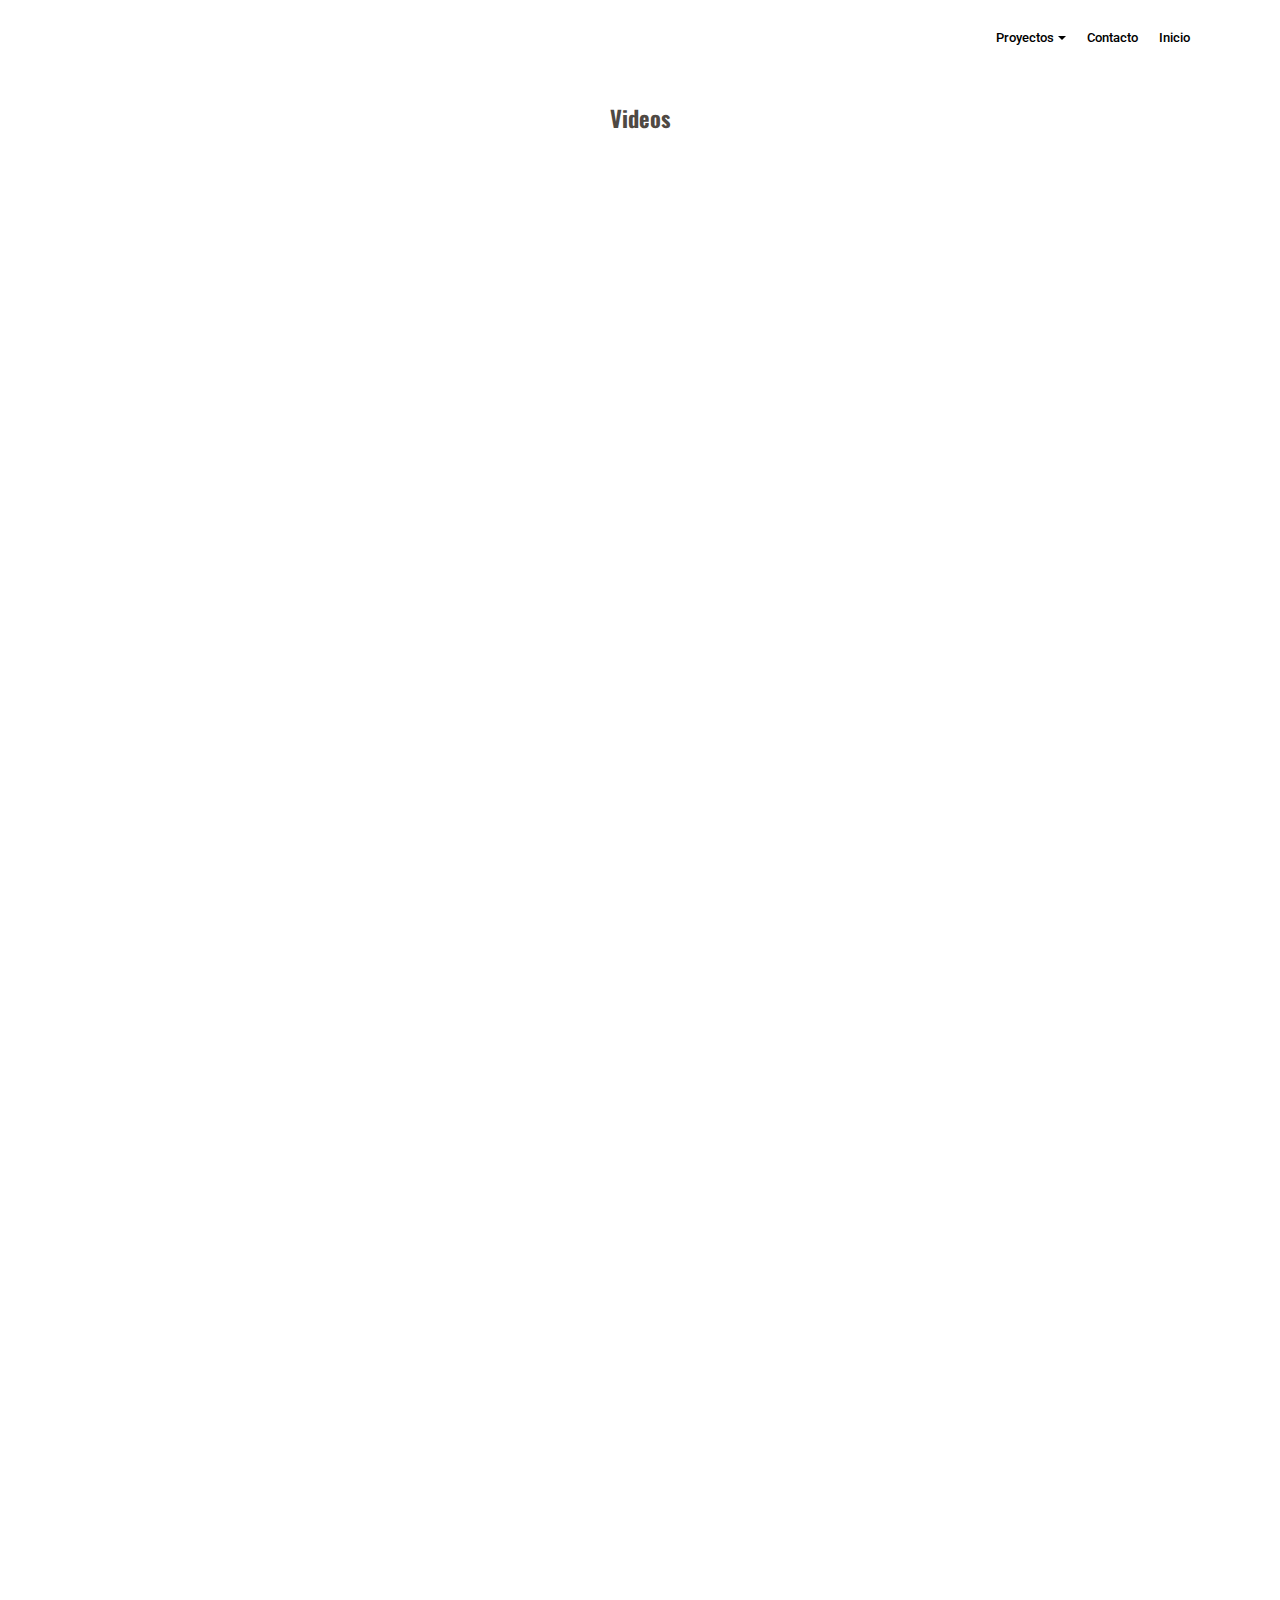
<file: page4.html>
<!DOCTYPE html>
<html  >
<head>
  <!-- Site made with Mobirise Website Builder v4.12.4, https://mobirise.com -->
  <meta charset="UTF-8">
  <meta http-equiv="X-UA-Compatible" content="IE=edge">
  <meta name="generator" content="Mobirise v4.12.4, mobirise.com">
  <meta name="viewport" content="width=device-width, initial-scale=1, minimum-scale=1">
  <link rel="shortcut icon" href="assets/images/logo2.png" type="image/x-icon">
  <meta name="description" content="Website Builder Description">
  
  
  <title>Videos</title>
  <link rel="stylesheet" href="assets/web/assets/mobirise-icons/mobirise-icons.css">
  <link rel="stylesheet" href="assets/bootstrap/css/bootstrap.min.css">
  <link rel="stylesheet" href="assets/bootstrap/css/bootstrap-grid.min.css">
  <link rel="stylesheet" href="assets/bootstrap/css/bootstrap-reboot.min.css">
  <link rel="stylesheet" href="assets/tether/tether.min.css">
  <link rel="stylesheet" href="assets/dropdown/css/style.css">
  <link rel="stylesheet" href="assets/theme/css/style.css">
  <link rel="preload" as="style" href="assets/mobirise/css/mbr-additional.css"><link rel="stylesheet" href="assets/mobirise/css/mbr-additional.css" type="text/css">
  
  
  
</head>
<body>
  <section class="header1 cid-s7hiRu7p0A" id="header16-5j">

    

    

    <div class="container">
        <div class="row justify-content-md-center">
            <div class="col-md-10 align-center">
                <h1 class="mbr-section-title mbr-bold pb-3 mbr-fonts-style display-5">Videos</h1>
                
                
                
            </div>
        </div>
    </div>

</section>

<section class="engine"><a href="https://mobirise.info">Mobirise</a></section><section class="menu cid-s1IS6DdbB3" once="menu" id="menu2-5h">

    

    <nav class="navbar navbar-expand beta-menu navbar-dropdown align-items-center navbar-fixed-top navbar-toggleable-sm">
        <button class="navbar-toggler navbar-toggler-right" type="button" data-toggle="collapse" data-target="#navbarSupportedContent" aria-controls="navbarSupportedContent" aria-expanded="false" aria-label="Toggle navigation">
            <div class="hamburger">
                <span></span>
                <span></span>
                <span></span>
                <span></span>
            </div>
        </button>
        <div class="menu-logo">
            <div class="navbar-brand">
                
                
            </div>
        </div>
        <div class="collapse navbar-collapse" id="navbarSupportedContent">
            <ul class="navbar-nav nav-dropdown nav-right navbar-nav-top-padding" data-app-modern-menu="true"><li class="nav-item dropdown"><a class="nav-link link dropdown-toggle text-black display-4" href="#" aria-expanded="false" data-toggle="dropdown-submenu">Proyectos</a><div class="dropdown-menu"><div class="dropdown"><a class="dropdown-item dropdown-toggle text-black display-4" href="#" aria-expanded="false" data-toggle="dropdown-submenu">Fotografía</a><div class="dropdown-menu dropdown-submenu"><a class="dropdown-item text-black display-4" href="page2.html" aria-expanded="false">Archivo</a><a class="dropdown-item text-black display-4" href="page5.html" aria-expanded="false">Samsara</a><a class="dropdown-item text-black display-4" href="page6.html" aria-expanded="false">Pareidolia</a></div></div><a class="dropdown-item text-black display-4" href="page4.html" aria-expanded="false">Video</a><a class="dropdown-item text-black display-4" href="page7.html" aria-expanded="false">Diseño gráfico</a><a class="dropdown-item text-black display-4" href="page3.html" aria-expanded="false">Exposiciones</a></div></li>
                <li class="nav-item">
                    <a class="nav-link link text-black display-4" href="page1.html">Contacto</a>
                </li><li class="nav-item"><a class="nav-link link text-black display-4" href="index.html">Inicio</a></li></ul>
            
        </div>
    </nav>
</section>

<section class="cid-s7hj3WEsoy" id="video3-5k">

    
    
    <figure class="mbr-figure align-center container">
        <div class="video-block" style="width: 53%;">
            <div><iframe class="mbr-embedded-video" src="https://www.youtube.com/embed/_6OHyWFE1OQ?rel=0&amp;amp;showinfo=0&amp;autoplay=0&amp;loop=0" width="800" height="600" frameborder="0" allowfullscreen></iframe></div>
        </div>
    </figure>
</section>

<section class="cid-s7hjH52zIk" id="video3-5n">

    
    
    <figure class="mbr-figure align-center container">
        <div class="video-block" style="width: 53%;">
            <div><iframe class="mbr-embedded-video" src="https://www.youtube.com/embed/WrEYEfczYK4?rel=0&amp;amp;showinfo=0&amp;autoplay=0&amp;loop=0" width="800" height="600" frameborder="0" allowfullscreen></iframe></div>
        </div>
    </figure>
</section>

<section class="cid-scyiyD4nex" id="video3-73">

    
    
    <figure class="mbr-figure align-center container">
        <div class="video-block" style="width: 53%;">
            <div><iframe class="mbr-embedded-video" src="https://www.youtube.com/embed/izS0uA3-bqs?rel=0&amp;amp;showinfo=0&amp;autoplay=0&amp;loop=0" width="800" height="600" frameborder="0" allowfullscreen></iframe></div>
        </div>
    </figure>
</section>

<section class="cid-s7hjH8mPRp" id="video3-5o">

    
    
    <figure class="mbr-figure align-center container">
        <div class="video-block" style="width: 53%;">
            <div><iframe class="mbr-embedded-video" src="https://www.youtube.com/embed/EtEdq5PfNeo?rel=0&amp;amp;showinfo=0&amp;autoplay=0&amp;loop=0" width="800" height="600" frameborder="0" allowfullscreen></iframe></div>
        </div>
    </figure>
</section>

<section class="cid-scykyafU37" id="video3-75">

    
    
    <figure class="mbr-figure align-center container">
        <div class="video-block" style="width: 53%;">
            <div><iframe class="mbr-embedded-video" src="https://www.youtube.com/embed/N1Q6ko0J__4?rel=0&amp;amp;showinfo=0&amp;autoplay=0&amp;loop=0" width="800" height="600" frameborder="0" allowfullscreen></iframe></div>
        </div>
    </figure>
</section>

<section class="cid-s7hjHpAUyZ" id="video3-5p">

    
    
    <figure class="mbr-figure align-center container">
        <div class="video-block" style="width: 53%;">
            <div><iframe class="mbr-embedded-video" src="https://www.youtube.com/embed/vM-_lzE54qA?rel=0&amp;amp;showinfo=0&amp;autoplay=0&amp;loop=0" width="800" height="600" frameborder="0" allowfullscreen></iframe></div>
        </div>
    </figure>
</section>

<section class="cid-s7hjHtwsug" id="video3-5q">

    
    
    <figure class="mbr-figure align-center container">
        <div class="video-block" style="width: 53%;">
            <div><iframe class="mbr-embedded-video" src="https://www.youtube.com/embed/EKKv0ZKetUc?rel=0&amp;amp;showinfo=0&amp;autoplay=0&amp;loop=0" width="800" height="600" frameborder="0" allowfullscreen></iframe></div>
        </div>
    </figure>
</section>

<section class="cid-s7hjHKbfZK" id="video3-5r">

    
    
    <figure class="mbr-figure align-center container">
        <div class="video-block" style="width: 53%;">
            <div><iframe class="mbr-embedded-video" src="https://www.youtube.com/embed/53ZE8pULmmc?rel=0&amp;amp;showinfo=0&amp;autoplay=0&amp;loop=0" width="800" height="600" frameborder="0" allowfullscreen></iframe></div>
        </div>
    </figure>
</section>

<section class="cid-s7hjHNZ0FK" id="video3-5s">

    
    
    <figure class="mbr-figure align-center container">
        <div class="video-block" style="width: 53%;">
            <div><iframe class="mbr-embedded-video" src="https://www.youtube.com/embed/vqBYwR-VU7I?rel=0&amp;amp;showinfo=0&amp;autoplay=0&amp;loop=0" width="800" height="600" frameborder="0" allowfullscreen></iframe></div>
        </div>
    </figure>
</section>

<section class="cid-s7hjI2QNTX" id="video3-5t">

    
    
    <figure class="mbr-figure align-center container">
        <div class="video-block" style="width: 53%;">
            <div><iframe class="mbr-embedded-video" src="https://www.youtube.com/embed/y5f0Rh_bvjc?rel=0&amp;amp;showinfo=0&amp;autoplay=0&amp;loop=0" width="800" height="600" frameborder="0" allowfullscreen></iframe></div>
        </div>
    </figure>
</section>


  <script src="assets/web/assets/jquery/jquery.min.js"></script>
  <script src="assets/popper/popper.min.js"></script>
  <script src="assets/bootstrap/js/bootstrap.min.js"></script>
  <script src="assets/tether/tether.min.js"></script>
  <script src="assets/smoothscroll/smooth-scroll.js"></script>
  <script src="assets/dropdown/js/nav-dropdown.js"></script>
  <script src="assets/dropdown/js/navbar-dropdown.js"></script>
  <script src="assets/touchswipe/jquery.touch-swipe.min.js"></script>
  <script src="assets/theme/js/script.js"></script>
  
  
</body>
</html>
</file>
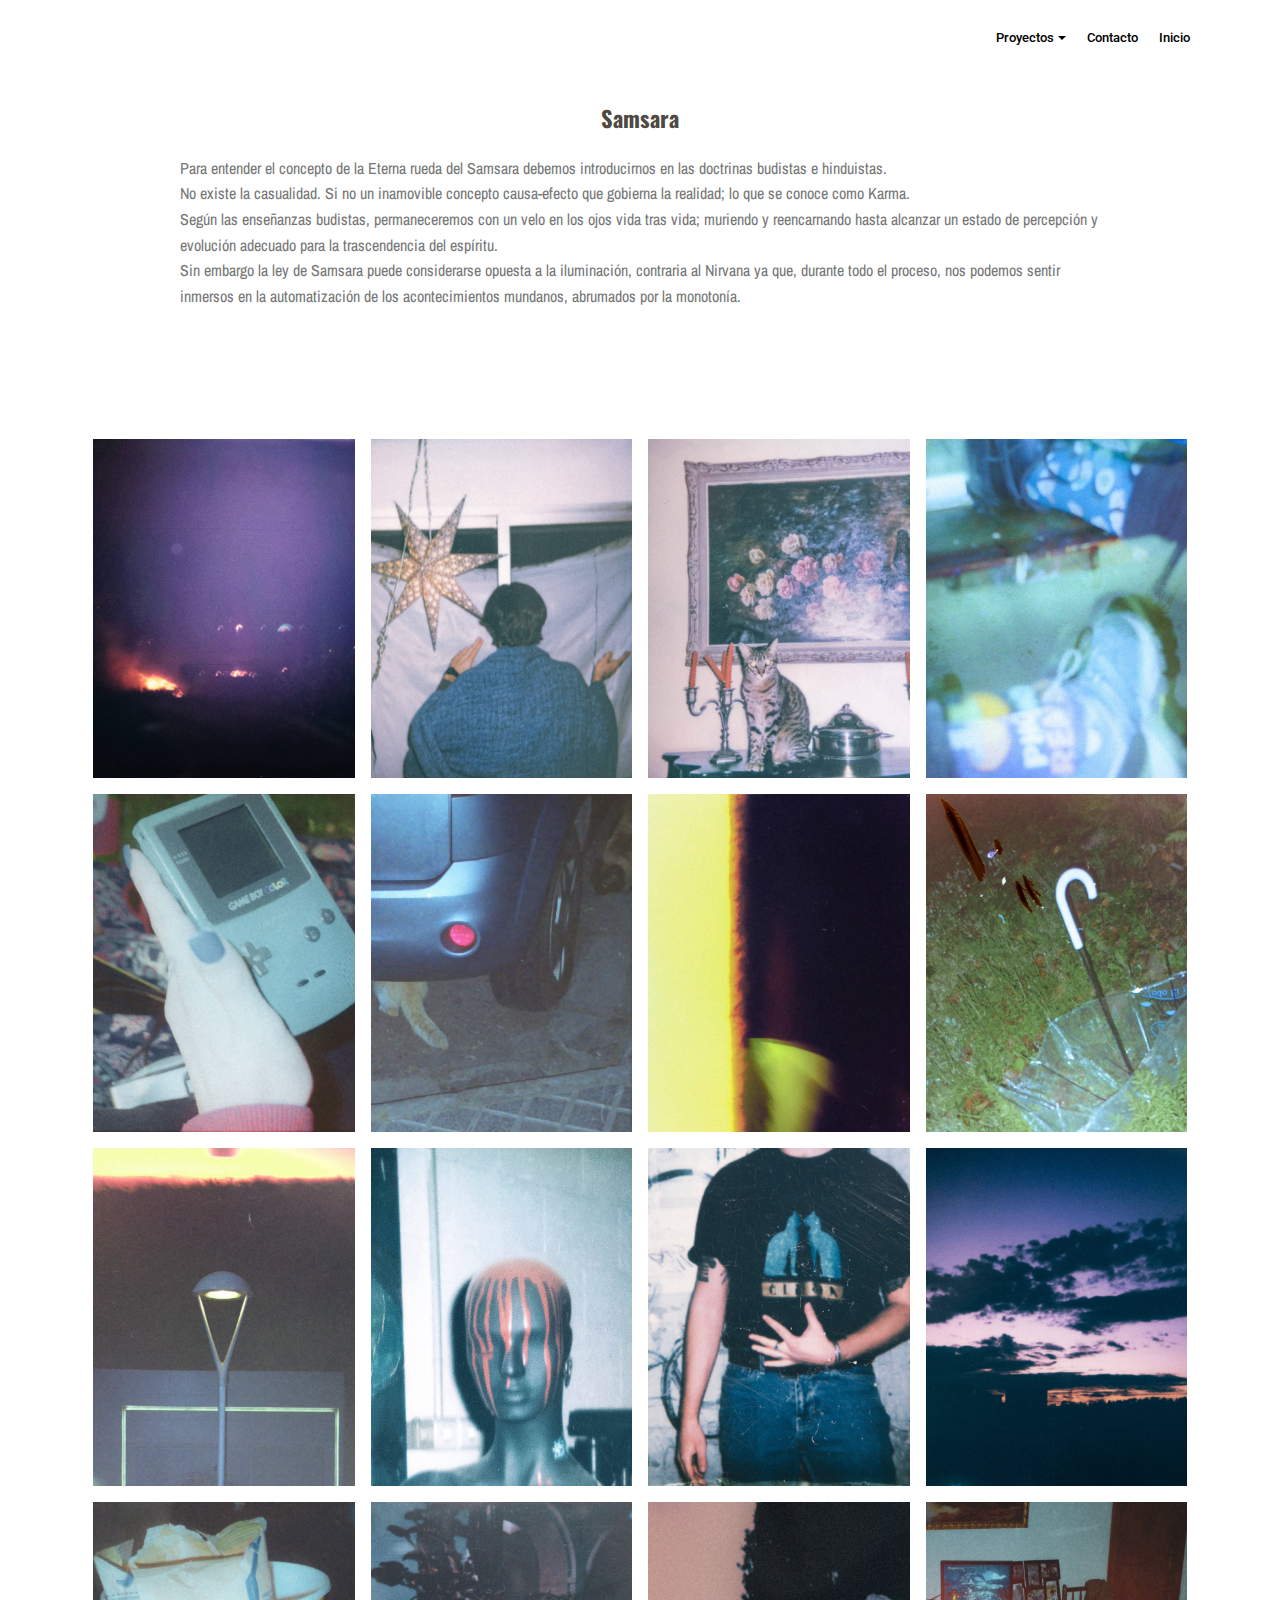
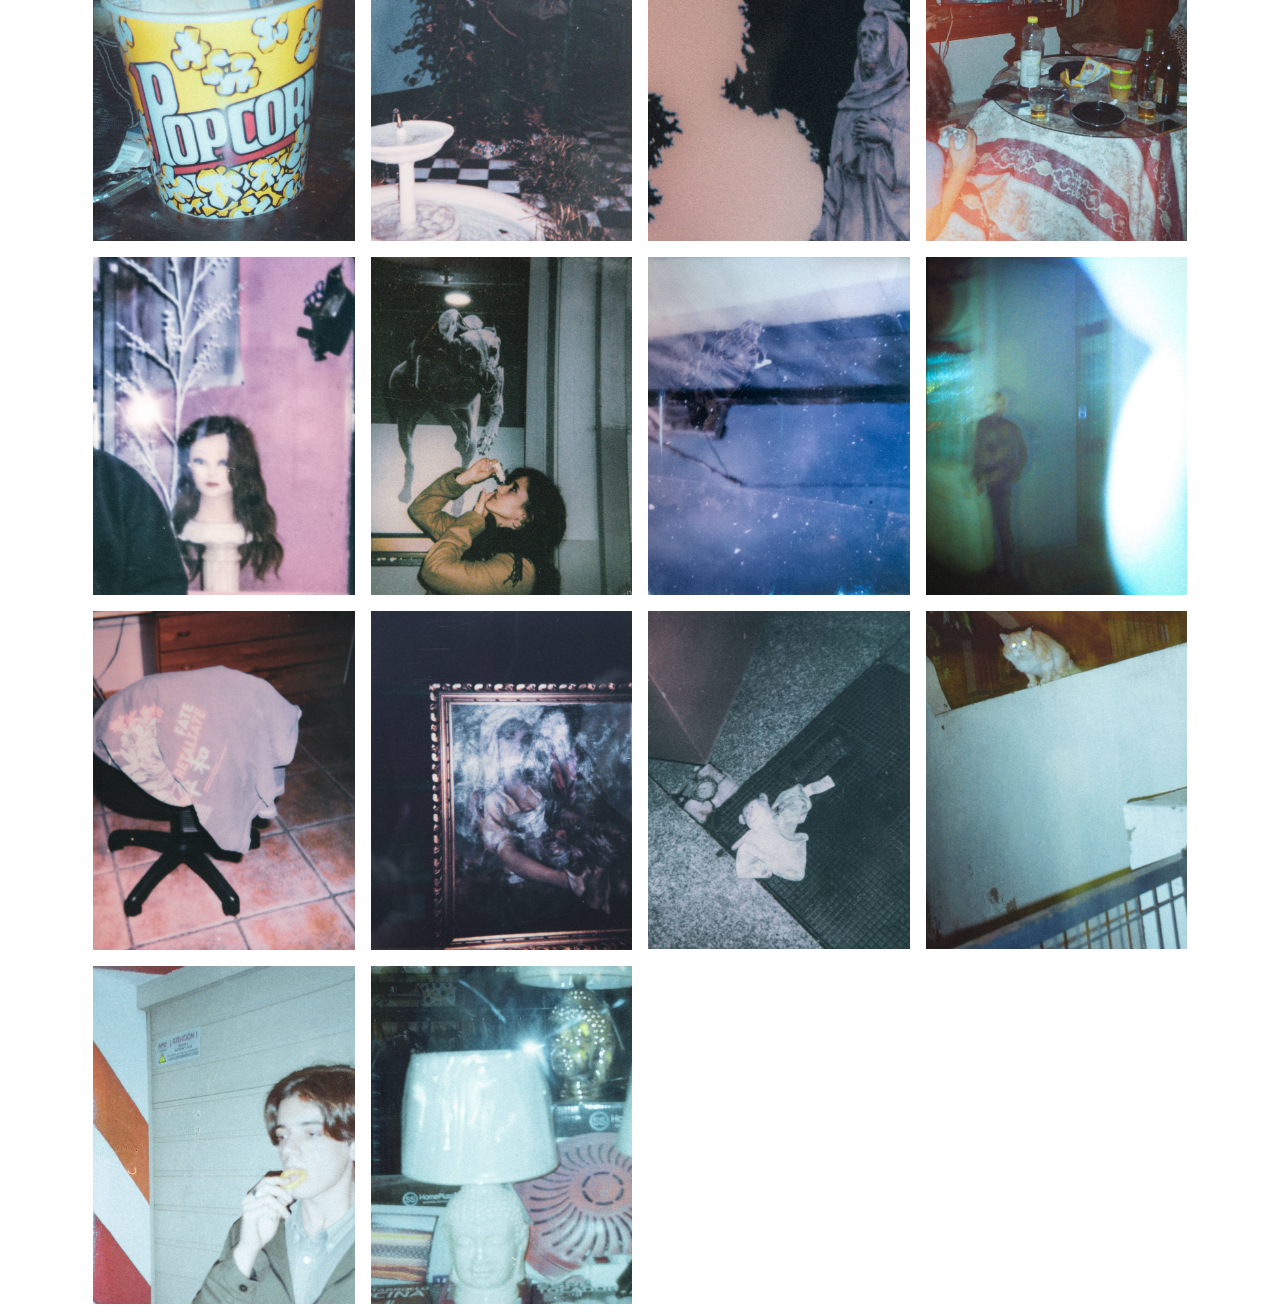
<file: page5.html>
<!DOCTYPE html>
<html  >
<head>
  <!-- Site made with Mobirise Website Builder v4.12.4, https://mobirise.com -->
  <meta charset="UTF-8">
  <meta http-equiv="X-UA-Compatible" content="IE=edge">
  <meta name="generator" content="Mobirise v4.12.4, mobirise.com">
  <meta name="viewport" content="width=device-width, initial-scale=1, minimum-scale=1">
  <link rel="shortcut icon" href="assets/images/logo2.png" type="image/x-icon">
  <meta name="description" content="Website Maker Description">
  
  
  <title>Samsara</title>
  <link rel="stylesheet" href="assets/web/assets/mobirise-icons/mobirise-icons.css">
  <link rel="stylesheet" href="assets/bootstrap/css/bootstrap.min.css">
  <link rel="stylesheet" href="assets/bootstrap/css/bootstrap-grid.min.css">
  <link rel="stylesheet" href="assets/bootstrap/css/bootstrap-reboot.min.css">
  <link rel="stylesheet" href="assets/tether/tether.min.css">
  <link rel="stylesheet" href="assets/dropdown/css/style.css">
  <link rel="stylesheet" href="assets/theme/css/style.css">
  <link rel="stylesheet" href="assets/gallery/style.css">
  <link rel="preload" as="style" href="assets/mobirise/css/mbr-additional.css"><link rel="stylesheet" href="assets/mobirise/css/mbr-additional.css" type="text/css">
  
  
  
</head>
<body>
  <section class="header1 cid-s1CshQlpJN" id="header16-3p">

    

    

    <div class="container">
        <div class="row justify-content-md-center">
            <div class="col-md-10 align-center">
                <h1 class="mbr-section-title mbr-bold pb-3 mbr-fonts-style display-5">Samsara</h1>
                
                <p class="mbr-text pb-3 mbr-fonts-style display-7">Para entender el concepto de la Eterna rueda del Samsara debemos introducirnos en las doctrinas budistas e hinduistas.<br>No existe la casualidad. Si no un inamovible concepto causa-efecto que gobierna la realidad; lo que se conoce como Karma.<br>Según las enseñanzas budistas, permaneceremos con un velo en los ojos vida tras vida; muriendo y reencarnando hasta alcanzar un estado de percepción y evolución adecuado para la trascendencia del espíritu.<br>Sin embargo la ley de Samsara puede considerarse opuesta a la iluminación, contraria al Nirvana ya que, durante todo el proceso, nos podemos sentir inmersos en la automatización de los acontecimientos mundanos, abrumados por la monotonía.</p>
                
            </div>
        </div>
    </div>

</section>

<section class="engine"><a href="https://mobirise.info/i">site creation software</a></section><section class="mbr-gallery mbr-slider-carousel cid-s1CNVfXOSG" id="gallery3-4f">

    

    <div class="container">
        <div><!-- Filter --><!-- Gallery --><div class="mbr-gallery-row"><div class="mbr-gallery-layout-default"><div><div><div class="mbr-gallery-item mbr-gallery-item--p1" data-video-url="false" data-tags="Increíble"><div href="#lb-gallery3-4f" data-slide-to="0" data-toggle="modal"><img src="assets/images/dscf3638-1583x2048-800x1035.jpg" alt="" title=""><span class="icon-focus"></span></div></div><div class="mbr-gallery-item mbr-gallery-item--p1" data-video-url="false" data-tags="Responsive"><div href="#lb-gallery3-4f" data-slide-to="1" data-toggle="modal"><img src="assets/images/dscf3711-2-edit-1583x2048-800x1035.jpg" alt="" title=""><span class="icon-focus"></span></div></div><div class="mbr-gallery-item mbr-gallery-item--p1" data-video-url="false" data-tags="Creativa"><div href="#lb-gallery3-4f" data-slide-to="2" data-toggle="modal"><img src="assets/images/dscf3651-2-1583x2048-800x1035.jpg" alt="" title=""><span class="icon-focus"></span></div></div><div class="mbr-gallery-item mbr-gallery-item--p1" data-video-url="false" data-tags="Animada"><div href="#lb-gallery3-4f" data-slide-to="3" data-toggle="modal"><img src="assets/images/pict0543-1583x2048-800x1035.jpg" alt="" title=""><span class="icon-focus"></span></div></div><div class="mbr-gallery-item mbr-gallery-item--p1" data-video-url="false" data-tags="Increíble"><div href="#lb-gallery3-4f" data-slide-to="4" data-toggle="modal"><img src="assets/images/pict0540-1583x2048-800x1035.jpg" alt="" title=""><span class="icon-focus"></span></div></div><div class="mbr-gallery-item mbr-gallery-item--p1" data-video-url="false" data-tags="Increíble"><div href="#lb-gallery3-4f" data-slide-to="5" data-toggle="modal"><img src="assets/images/pict0450-1424x1843-800x1035.jpg" alt="" title=""><span class="icon-focus"></span></div></div><div class="mbr-gallery-item mbr-gallery-item--p1" data-video-url="false" data-tags="Responsive"><div href="#lb-gallery3-4f" data-slide-to="6" data-toggle="modal"><img src="assets/images/pict0539-1583x2048-800x1035.jpg" alt="" title=""><span class="icon-focus"></span></div></div><div class="mbr-gallery-item mbr-gallery-item--p1" data-video-url="false" data-tags="Animada"><div href="#lb-gallery3-4f" data-slide-to="7" data-toggle="modal"><img src="assets/images/pict0469-1583x2048-800x1035.jpg" alt="" title=""><span class="icon-focus"></span></div></div></div></div><div class="clearfix"></div></div></div><!-- Lightbox --><div data-app-prevent-settings="" class="mbr-slider modal fade carousel slide" tabindex="-1" data-keyboard="true" data-interval="false" id="lb-gallery3-4f"><div class="modal-dialog"><div class="modal-content"><div class="modal-body"><div class="carousel-inner"><div class="carousel-item active"><img src="assets/images/dscf3638-1583x2048.jpg" alt="" title=""></div><div class="carousel-item"><img src="assets/images/dscf3711-2-edit-1583x2048.jpg" alt="" title=""></div><div class="carousel-item"><img src="assets/images/dscf3651-2-1583x2048.jpg" alt="" title=""></div><div class="carousel-item"><img src="assets/images/pict0543-1583x2048.jpg" alt="" title=""></div><div class="carousel-item"><img src="assets/images/pict0540-1583x2048.jpg" alt="" title=""></div><div class="carousel-item"><img src="assets/images/pict0450-1424x1843.jpg" alt="" title=""></div><div class="carousel-item"><img src="assets/images/pict0539-1583x2048.jpg" alt="" title=""></div><div class="carousel-item"><img src="assets/images/pict0469-1583x2048.jpg" alt="" title=""></div></div><a class="carousel-control carousel-control-prev" role="button" data-slide="prev" href="#lb-gallery3-4f"><span class="mbri-left mbr-iconfont" aria-hidden="true"></span><span class="sr-only">Previous</span></a><a class="carousel-control carousel-control-next" role="button" data-slide="next" href="#lb-gallery3-4f"><span class="mbri-right mbr-iconfont" aria-hidden="true"></span><span class="sr-only">Next</span></a><a class="close" href="#" role="button" data-dismiss="modal"><span class="sr-only">Close</span></a></div></div></div></div></div>
    </div>

</section>

<section class="mbr-gallery mbr-slider-carousel cid-s1CNUz1n4d" id="gallery3-4e">

    

    <div class="container">
        <div><!-- Filter --><!-- Gallery --><div class="mbr-gallery-row"><div class="mbr-gallery-layout-default"><div><div><div class="mbr-gallery-item mbr-gallery-item--p1" data-video-url="false" data-tags="Increíble"><div href="#lb-gallery3-4e" data-slide-to="0" data-toggle="modal"><img src="assets/images/pict0451-1583x2048-800x1035.jpg" alt="" title=""><span class="icon-focus"></span></div></div><div class="mbr-gallery-item mbr-gallery-item--p1" data-video-url="false" data-tags="Responsive"><div href="#lb-gallery3-4e" data-slide-to="1" data-toggle="modal"><img src="assets/images/maniqui-1583x2048-800x1035.jpg" alt="" title=""><span class="icon-focus"></span></div></div><div class="mbr-gallery-item mbr-gallery-item--p1" data-video-url="false" data-tags="Creativa"><div href="#lb-gallery3-4e" data-slide-to="2" data-toggle="modal"><img src="assets/images/dscf3936-1583x2048-800x1035.jpg" alt="" title=""><span class="icon-focus"></span></div></div><div class="mbr-gallery-item mbr-gallery-item--p1" data-video-url="false" data-tags="Animada"><div href="#lb-gallery3-4e" data-slide-to="3" data-toggle="modal"><img src="assets/images/dscf3927-1583x2048-800x1035.jpg" alt="" title=""><span class="icon-focus"></span></div></div><div class="mbr-gallery-item mbr-gallery-item--p1" data-video-url="false" data-tags="Increíble"><div href="#lb-gallery3-4e" data-slide-to="4" data-toggle="modal"><img src="assets/images/pict0534-1583x2048-800x1035.jpg" alt="" title=""><span class="icon-focus"></span></div></div><div class="mbr-gallery-item mbr-gallery-item--p1" data-video-url="false" data-tags="Increíble"><div href="#lb-gallery3-4e" data-slide-to="5" data-toggle="modal"><img src="assets/images/dscf3663-1583x2048-800x1035.jpg" alt="" title=""><span class="icon-focus"></span></div></div><div class="mbr-gallery-item mbr-gallery-item--p1" data-video-url="false" data-tags="Responsive"><div href="#lb-gallery3-4e" data-slide-to="6" data-toggle="modal"><img src="assets/images/dscf3907-1240x1605-800x1035.jpg" alt="" title=""><span class="icon-focus"></span></div></div><div class="mbr-gallery-item mbr-gallery-item--p1" data-video-url="false" data-tags="Animada"><div href="#lb-gallery3-4e" data-slide-to="7" data-toggle="modal"><img src="assets/images/pict0448-1583x2048-800x1035.jpg" alt="" title=""><span class="icon-focus"></span></div></div></div></div><div class="clearfix"></div></div></div><!-- Lightbox --><div data-app-prevent-settings="" class="mbr-slider modal fade carousel slide" tabindex="-1" data-keyboard="true" data-interval="false" id="lb-gallery3-4e"><div class="modal-dialog"><div class="modal-content"><div class="modal-body"><div class="carousel-inner"><div class="carousel-item active"><img src="assets/images/pict0451-1583x2048.jpg" alt="" title=""></div><div class="carousel-item"><img src="assets/images/maniqui-1583x2048.jpg" alt="" title=""></div><div class="carousel-item"><img src="assets/images/dscf3936-1583x2048.jpg" alt="" title=""></div><div class="carousel-item"><img src="assets/images/dscf3927-1583x2048.jpg" alt="" title=""></div><div class="carousel-item"><img src="assets/images/pict0534-1583x2048.jpg" alt="" title=""></div><div class="carousel-item"><img src="assets/images/dscf3663-1583x2048.jpg" alt="" title=""></div><div class="carousel-item"><img src="assets/images/dscf3907-1240x1605.jpg" alt="" title=""></div><div class="carousel-item"><img src="assets/images/pict0448-1583x2048.jpg" alt="" title=""></div></div><a class="carousel-control carousel-control-prev" role="button" data-slide="prev" href="#lb-gallery3-4e"><span class="mbri-left mbr-iconfont" aria-hidden="true"></span><span class="sr-only">Previous</span></a><a class="carousel-control carousel-control-next" role="button" data-slide="next" href="#lb-gallery3-4e"><span class="mbri-right mbr-iconfont" aria-hidden="true"></span><span class="sr-only">Next</span></a><a class="close" href="#" role="button" data-dismiss="modal"><span class="sr-only">Close</span></a></div></div></div></div></div>
    </div>

</section>

<section class="mbr-gallery mbr-slider-carousel cid-s1CPkeZdDc" id="gallery3-4g">

    

    <div class="container">
        <div><!-- Filter --><!-- Gallery --><div class="mbr-gallery-row"><div class="mbr-gallery-layout-default"><div><div><div class="mbr-gallery-item mbr-gallery-item--p1" data-video-url="false" data-tags="Increíble"><div href="#lb-gallery3-4g" data-slide-to="0" data-toggle="modal"><img src="assets/images/dscf3817-1121x1451-800x1036.jpg" alt="" title=""><span class="icon-focus"></span></div></div><div class="mbr-gallery-item mbr-gallery-item--p1" data-video-url="false" data-tags="Responsive"><div href="#lb-gallery3-4g" data-slide-to="1" data-toggle="modal"><img src="assets/images/dscf3670-1496x1936-800x1035.jpg" alt="" title=""><span class="icon-focus"></span></div></div><div class="mbr-gallery-item mbr-gallery-item--p1" data-video-url="false" data-tags="Creativa"><div href="#lb-gallery3-4g" data-slide-to="2" data-toggle="modal"><img src="assets/images/dscf3908-1583x2048-800x1035.jpg" alt="" title=""><span class="icon-focus"></span></div></div><div class="mbr-gallery-item mbr-gallery-item--p1" data-video-url="false" data-tags="Animada"><div href="#lb-gallery3-4g" data-slide-to="3" data-toggle="modal"><img src="assets/images/pict0510-2-1583x2048-800x1035.jpg" alt="" title=""><span class="icon-focus"></span></div></div><div class="mbr-gallery-item mbr-gallery-item--p1" data-video-url="false" data-tags="Increíble"><div href="#lb-gallery3-4g" data-slide-to="4" data-toggle="modal"><img src="assets/images/dscf3906-1583x2048-800x1035.jpg" alt="" title=""><span class="icon-focus"></span></div></div><div class="mbr-gallery-item mbr-gallery-item--p1" data-video-url="false" data-tags="Increíble"><div href="#lb-gallery3-4g" data-slide-to="5" data-toggle="modal"><img src="assets/images/dscf3657-1535x1987-800x1036.jpg" alt="" title=""><span class="icon-focus"></span></div></div><div class="mbr-gallery-item mbr-gallery-item--p1" data-video-url="false" data-tags="Responsive"><div href="#lb-gallery3-4g" data-slide-to="6" data-toggle="modal"><img src="assets/images/dscf3923-1583x2048-800x1035.jpg" alt="" title=""><span class="icon-focus"></span></div></div><div class="mbr-gallery-item mbr-gallery-item--p1" data-video-url="false" data-tags="Animada"><div href="#lb-gallery3-4g" data-slide-to="7" data-toggle="modal"><img src="assets/images/pict0501-1583x2048-800x1035.jpg" alt="" title=""><span class="icon-focus"></span></div></div></div></div><div class="clearfix"></div></div></div><!-- Lightbox --><div data-app-prevent-settings="" class="mbr-slider modal fade carousel slide" tabindex="-1" data-keyboard="true" data-interval="false" id="lb-gallery3-4g"><div class="modal-dialog"><div class="modal-content"><div class="modal-body"><div class="carousel-inner"><div class="carousel-item active"><img src="assets/images/dscf3817-1121x1451.jpg" alt="" title=""></div><div class="carousel-item"><img src="assets/images/dscf3670-1496x1936.jpg" alt="" title=""></div><div class="carousel-item"><img src="assets/images/dscf3908-1583x2048.jpg" alt="" title=""></div><div class="carousel-item"><img src="assets/images/pict0510-2-1583x2048.jpg" alt="" title=""></div><div class="carousel-item"><img src="assets/images/dscf3906-1583x2048.jpg" alt="" title=""></div><div class="carousel-item"><img src="assets/images/dscf3657-1535x1987.jpg" alt="" title=""></div><div class="carousel-item"><img src="assets/images/dscf3923-1583x2048.jpg" alt="" title=""></div><div class="carousel-item"><img src="assets/images/pict0501-1583x2048.jpg" alt="" title=""></div></div><a class="carousel-control carousel-control-prev" role="button" data-slide="prev" href="#lb-gallery3-4g"><span class="mbri-left mbr-iconfont" aria-hidden="true"></span><span class="sr-only">Previous</span></a><a class="carousel-control carousel-control-next" role="button" data-slide="next" href="#lb-gallery3-4g"><span class="mbri-right mbr-iconfont" aria-hidden="true"></span><span class="sr-only">Next</span></a><a class="close" href="#" role="button" data-dismiss="modal"><span class="sr-only">Close</span></a></div></div></div></div></div>
    </div>

</section>

<section class="mbr-gallery mbr-slider-carousel cid-s1CQD3DiAd" id="gallery3-4h">

    

    <div class="container">
        <div><!-- Filter --><!-- Gallery --><div class="mbr-gallery-row"><div class="mbr-gallery-layout-default"><div><div><div class="mbr-gallery-item mbr-gallery-item--p1" data-video-url="false" data-tags="Increíble"><div href="#lb-gallery3-4h" data-slide-to="0" data-toggle="modal"><img src="assets/images/gonzalacomiendo-1583x2048-800x1035.jpg" alt="" title=""><span class="icon-focus"></span></div></div><div class="mbr-gallery-item mbr-gallery-item--p1" data-video-url="false" data-tags="Responsive"><div href="#lb-gallery3-4h" data-slide-to="1" data-toggle="modal"><img src="assets/images/pict0449-2-1583x2048-800x1035.jpg" alt="" title=""><span class="icon-focus"></span></div></div></div></div><div class="clearfix"></div></div></div><!-- Lightbox --><div data-app-prevent-settings="" class="mbr-slider modal fade carousel slide" tabindex="-1" data-keyboard="true" data-interval="false" id="lb-gallery3-4h"><div class="modal-dialog"><div class="modal-content"><div class="modal-body"><div class="carousel-inner"><div class="carousel-item"><img src="assets/images/gonzalacomiendo-1583x2048.jpg" alt="" title=""></div><div class="carousel-item active"><img src="assets/images/pict0449-2-1583x2048.jpg" alt="" title=""></div></div><a class="carousel-control carousel-control-prev" role="button" data-slide="prev" href="#lb-gallery3-4h"><span class="mbri-left mbr-iconfont" aria-hidden="true"></span><span class="sr-only">Previous</span></a><a class="carousel-control carousel-control-next" role="button" data-slide="next" href="#lb-gallery3-4h"><span class="mbri-right mbr-iconfont" aria-hidden="true"></span><span class="sr-only">Next</span></a><a class="close" href="#" role="button" data-dismiss="modal"><span class="sr-only">Close</span></a></div></div></div></div></div>
    </div>

</section>

<section class="menu cid-s1IS6DdbB3" once="menu" id="menu2-5h">

    

    <nav class="navbar navbar-expand beta-menu navbar-dropdown align-items-center navbar-fixed-top navbar-toggleable-sm">
        <button class="navbar-toggler navbar-toggler-right" type="button" data-toggle="collapse" data-target="#navbarSupportedContent" aria-controls="navbarSupportedContent" aria-expanded="false" aria-label="Toggle navigation">
            <div class="hamburger">
                <span></span>
                <span></span>
                <span></span>
                <span></span>
            </div>
        </button>
        <div class="menu-logo">
            <div class="navbar-brand">
                
                
            </div>
        </div>
        <div class="collapse navbar-collapse" id="navbarSupportedContent">
            <ul class="navbar-nav nav-dropdown nav-right navbar-nav-top-padding" data-app-modern-menu="true"><li class="nav-item dropdown"><a class="nav-link link dropdown-toggle text-black display-4" href="#" aria-expanded="false" data-toggle="dropdown-submenu">Proyectos</a><div class="dropdown-menu"><div class="dropdown"><a class="dropdown-item dropdown-toggle text-black display-4" href="#" aria-expanded="false" data-toggle="dropdown-submenu">Fotografía</a><div class="dropdown-menu dropdown-submenu"><a class="dropdown-item text-black display-4" href="page2.html" aria-expanded="false">Archivo</a><a class="dropdown-item text-black display-4" href="page5.html" aria-expanded="false">Samsara</a><a class="dropdown-item text-black display-4" href="page6.html" aria-expanded="false">Pareidolia</a></div></div><a class="dropdown-item text-black display-4" href="page4.html" aria-expanded="false">Video</a><a class="dropdown-item text-black display-4" href="page7.html" aria-expanded="false">Diseño gráfico</a><a class="dropdown-item text-black display-4" href="page3.html" aria-expanded="false">Exposiciones</a></div></li>
                <li class="nav-item">
                    <a class="nav-link link text-black display-4" href="page1.html">Contacto</a>
                </li><li class="nav-item"><a class="nav-link link text-black display-4" href="index.html">Inicio</a></li></ul>
            
        </div>
    </nav>
</section>


  <script src="assets/web/assets/jquery/jquery.min.js"></script>
  <script src="assets/popper/popper.min.js"></script>
  <script src="assets/bootstrap/js/bootstrap.min.js"></script>
  <script src="assets/tether/tether.min.js"></script>
  <script src="assets/smoothscroll/smooth-scroll.js"></script>
  <script src="assets/masonry/masonry.pkgd.min.js"></script>
  <script src="assets/imagesloaded/imagesloaded.pkgd.min.js"></script>
  <script src="assets/bootstrapcarouselswipe/bootstrap-carousel-swipe.js"></script>
  <script src="assets/touchswipe/jquery.touch-swipe.min.js"></script>
  <script src="assets/vimeoplayer/jquery.mb.vimeo_player.js"></script>
  <script src="assets/dropdown/js/nav-dropdown.js"></script>
  <script src="assets/dropdown/js/navbar-dropdown.js"></script>
  <script src="assets/theme/js/script.js"></script>
  <script src="assets/slidervideo/script.js"></script>
  <script src="assets/gallery/player.min.js"></script>
  <script src="assets/gallery/script.js"></script>
  
  
</body>
</html>
</file>
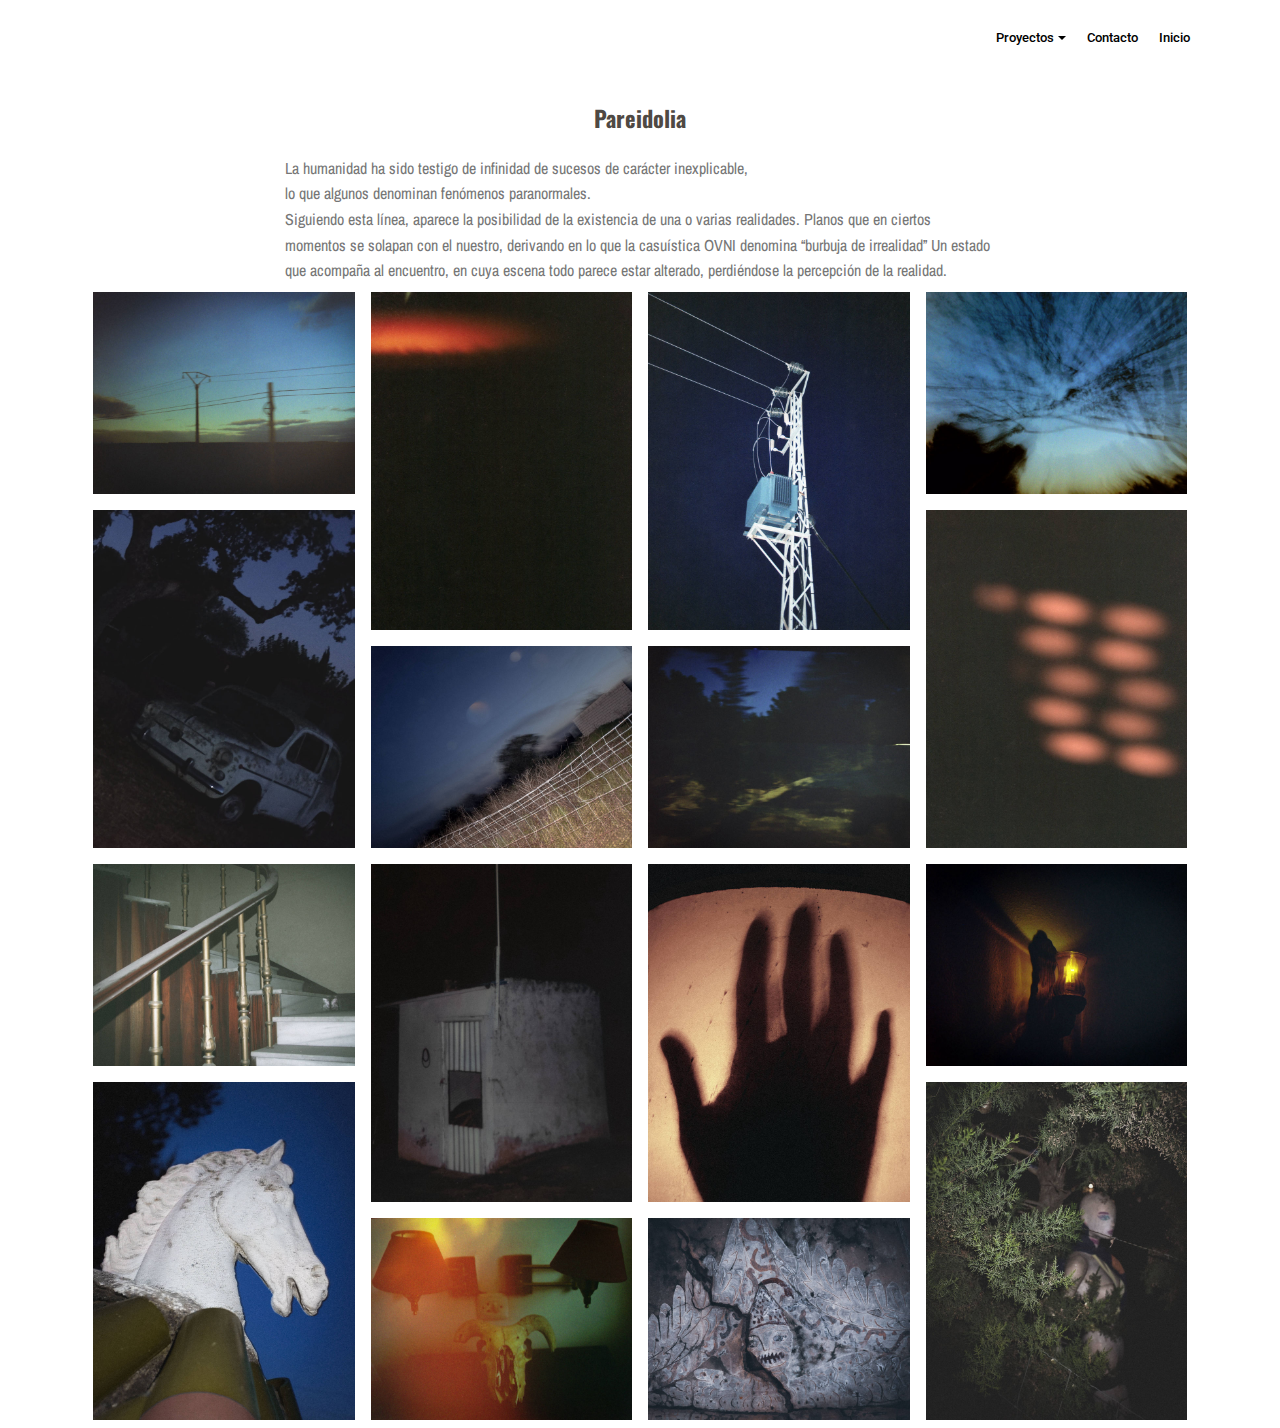
<file: page6.html>
<!DOCTYPE html>
<html  >
<head>
  <!-- Site made with Mobirise Website Builder v4.12.4, https://mobirise.com -->
  <meta charset="UTF-8">
  <meta http-equiv="X-UA-Compatible" content="IE=edge">
  <meta name="generator" content="Mobirise v4.12.4, mobirise.com">
  <meta name="viewport" content="width=device-width, initial-scale=1, minimum-scale=1">
  <link rel="shortcut icon" href="assets/images/logo2.png" type="image/x-icon">
  <meta name="description" content="Website Builder Description">
  
  
  <title>Paredoilia</title>
  <link rel="stylesheet" href="assets/web/assets/mobirise-icons/mobirise-icons.css">
  <link rel="stylesheet" href="assets/bootstrap/css/bootstrap.min.css">
  <link rel="stylesheet" href="assets/bootstrap/css/bootstrap-grid.min.css">
  <link rel="stylesheet" href="assets/bootstrap/css/bootstrap-reboot.min.css">
  <link rel="stylesheet" href="assets/tether/tether.min.css">
  <link rel="stylesheet" href="assets/dropdown/css/style.css">
  <link rel="stylesheet" href="assets/theme/css/style.css">
  <link rel="stylesheet" href="assets/gallery/style.css">
  <link rel="preload" as="style" href="assets/mobirise/css/mbr-additional.css"><link rel="stylesheet" href="assets/mobirise/css/mbr-additional.css" type="text/css">
  
  
  
</head>
<body>
  <section class="header1 cid-s1CDq3K7lQ" id="header16-4d">

    

    

    <div class="container">
        <div class="row justify-content-md-center">
            <div class="col-md-10 align-center">
                <h1 class="mbr-section-title mbr-bold pb-3 mbr-fonts-style display-5">Pareidolia</h1>
                
                
                
            </div>
        </div>
    </div>

</section>

<section class="engine"><a href="https://mobirise.info/j">website templates</a></section><section class="mbr-section article content1 cid-rAhoAXLqxw" id="content1-37">
    
     

    <div class="container">
        <div class="media-container-row">
            <div class="mbr-text col-12 col-md-8 mbr-fonts-style display-7">La humanidad ha sido testigo de infinidad de sucesos de carácter inexplicable,<div>lo que algunos denominan fenómenos paranormales.</div><div>Siguiendo esta línea, aparece la posibilidad de la existencia de una o varias realidades. Planos que en ciertos momentos se solapan con el nuestro, derivando en lo que la casuística OVNI denomina “burbuja de irrealidad” Un estado que acompaña al encuentro, en cuya escena todo parece estar alterado, perdiéndose la percepción de la realidad.</div></div>
        </div>
    </div>
</section>

<section class="mbr-gallery mbr-slider-carousel cid-s1CACbmucH" id="gallery3-49">

    

    <div class="container">
        <div><!-- Filter --><!-- Gallery --><div class="mbr-gallery-row"><div class="mbr-gallery-layout-default"><div><div><div class="mbr-gallery-item mbr-gallery-item--p1" data-video-url="false" data-tags="Increíble"><div href="#lb-gallery3-49" data-slide-to="0" data-toggle="modal"><img src="assets/images/cables-2000x1546-800x618.jpg" alt="" title=""><span class="icon-focus"></span></div></div><div class="mbr-gallery-item mbr-gallery-item--p1" data-video-url="false" data-tags="Responsive"><div href="#lb-gallery3-49" data-slide-to="1" data-toggle="modal"><img src="assets/images/analogovni-1538x1990-800x1035.jpg" alt="" title=""><span class="icon-focus"></span></div></div><div class="mbr-gallery-item mbr-gallery-item--p1" data-video-url="false" data-tags="Creativa"><div href="#lb-gallery3-49" data-slide-to="2" data-toggle="modal"><img src="assets/images/cablesnuevos-1411x1826-800x1035.jpg" alt="" title=""><span class="icon-focus"></span></div></div><div class="mbr-gallery-item mbr-gallery-item--p1" data-video-url="false" data-tags="Animada"><div href="#lb-gallery3-49" data-slide-to="3" data-toggle="modal"><img src="assets/images/absorcion-2000x1546-800x618.jpg" alt="" title=""><span class="icon-focus"></span></div></div><div class="mbr-gallery-item mbr-gallery-item--p1" data-video-url="false" data-tags="Increíble"><div href="#lb-gallery3-49" data-slide-to="4" data-toggle="modal"><img src="assets/images/coche-1583x2048-800x1035.jpg" alt="" title=""><span class="icon-focus"></span></div></div><div class="mbr-gallery-item mbr-gallery-item--p1" data-video-url="false" data-tags="Increíble"><div href="#lb-gallery3-49" data-slide-to="5" data-toggle="modal"><img src="assets/images/ovnisazul-2000x1546-800x618.jpg" alt="" title=""><span class="icon-focus"></span></div></div><div class="mbr-gallery-item mbr-gallery-item--p1" data-video-url="false" data-tags="Responsive"><div href="#lb-gallery3-49" data-slide-to="6" data-toggle="modal"><img src="assets/images/twin-peaks-2000x1546-800x618.jpg" alt="" title=""><span class="icon-focus"></span></div></div><div class="mbr-gallery-item mbr-gallery-item--p1" data-video-url="false" data-tags="Animada"><div href="#lb-gallery3-49" data-slide-to="7" data-toggle="modal"><img src="assets/images/ovnis-1583x2048-800x1035.jpg" alt="" title=""><span class="icon-focus"></span></div></div></div></div><div class="clearfix"></div></div></div><!-- Lightbox --><div data-app-prevent-settings="" class="mbr-slider modal fade carousel slide" tabindex="-1" data-keyboard="true" data-interval="false" id="lb-gallery3-49"><div class="modal-dialog"><div class="modal-content"><div class="modal-body"><div class="carousel-inner"><div class="carousel-item active"><img src="assets/images/cables-2000x1546.jpg" alt="" title=""></div><div class="carousel-item"><img src="assets/images/analogovni-1538x1990.jpg" alt="" title=""></div><div class="carousel-item"><img src="assets/images/cablesnuevos-1411x1826.jpg" alt="" title=""></div><div class="carousel-item"><img src="assets/images/absorcion-2000x1546.jpg" alt="" title=""></div><div class="carousel-item"><img src="assets/images/coche-1583x2048.jpg" alt="" title=""></div><div class="carousel-item"><img src="assets/images/ovnisazul-2000x1546.jpg" alt="" title=""></div><div class="carousel-item"><img src="assets/images/twin-peaks-2000x1546.jpg" alt="" title=""></div><div class="carousel-item"><img src="assets/images/ovnis-1583x2048.jpg" alt="" title=""></div></div><a class="carousel-control carousel-control-prev" role="button" data-slide="prev" href="#lb-gallery3-49"><span class="mbri-left mbr-iconfont" aria-hidden="true"></span><span class="sr-only">Previous</span></a><a class="carousel-control carousel-control-next" role="button" data-slide="next" href="#lb-gallery3-49"><span class="mbri-right mbr-iconfont" aria-hidden="true"></span><span class="sr-only">Next</span></a><a class="close" href="#" role="button" data-dismiss="modal"><span class="sr-only">Close</span></a></div></div></div></div></div>
    </div>

</section>

<section class="mbr-gallery mbr-slider-carousel cid-s1CADLj5ri" id="gallery3-4b">

    

    <div class="container">
        <div><!-- Filter --><!-- Gallery --><div class="mbr-gallery-row"><div class="mbr-gallery-layout-default"><div><div><div class="mbr-gallery-item mbr-gallery-item--p1" data-video-url="false" data-tags="Increíble"><div href="#lb-gallery3-4b" data-slide-to="0" data-toggle="modal"><img src="assets/images/escaleras-2000x1546-800x618.jpg" alt="" title=""><span class="icon-focus"></span></div></div><div class="mbr-gallery-item mbr-gallery-item--p1" data-video-url="false" data-tags="Responsive"><div href="#lb-gallery3-4b" data-slide-to="1" data-toggle="modal"><img src="assets/images/depuradora-1583x2048-800x1035.jpg" alt="" title=""><span class="icon-focus"></span></div></div><div class="mbr-gallery-item mbr-gallery-item--p1" data-video-url="false" data-tags="Creativa"><div href="#lb-gallery3-4b" data-slide-to="2" data-toggle="modal"><img src="assets/images/manosdos-1583x2048-800x1035.jpg" alt="" title=""><span class="icon-focus"></span></div></div><div class="mbr-gallery-item mbr-gallery-item--p1" data-video-url="false" data-tags="Animada"><div href="#lb-gallery3-4b" data-slide-to="3" data-toggle="modal"><img src="assets/images/lamparita-2000x1546-800x618.jpg" alt="" title=""><span class="icon-focus"></span></div></div><div class="mbr-gallery-item mbr-gallery-item--p1" data-video-url="false" data-tags="Increíble"><div href="#lb-gallery3-4b" data-slide-to="4" data-toggle="modal"><img src="assets/images/caballo-1583x2048-800x1035.jpg" alt="" title=""><span class="icon-focus"></span></div></div><div class="mbr-gallery-item mbr-gallery-item--p1" data-video-url="false" data-tags="Increíble"><div href="#lb-gallery3-4b" data-slide-to="5" data-toggle="modal"><img src="assets/images/calavera-2000x1546-800x618.jpg" alt="" title=""><span class="icon-focus"></span></div></div><div class="mbr-gallery-item mbr-gallery-item--p1" data-video-url="false" data-tags="Responsive"><div href="#lb-gallery3-4b" data-slide-to="6" data-toggle="modal"><img src="assets/images/angel-2000x1546-800x618.jpg" alt="" title=""><span class="icon-focus"></span></div></div><div class="mbr-gallery-item mbr-gallery-item--p1" data-video-url="false" data-tags="Animada"><div href="#lb-gallery3-4b" data-slide-to="7" data-toggle="modal"><img src="assets/images/dscf3138-1583x2048-800x1035.jpg" alt="" title=""><span class="icon-focus"></span></div></div></div></div><div class="clearfix"></div></div></div><!-- Lightbox --><div data-app-prevent-settings="" class="mbr-slider modal fade carousel slide" tabindex="-1" data-keyboard="true" data-interval="false" id="lb-gallery3-4b"><div class="modal-dialog"><div class="modal-content"><div class="modal-body"><div class="carousel-inner"><div class="carousel-item active"><img src="assets/images/escaleras-2000x1546.jpg" alt="" title=""></div><div class="carousel-item"><img src="assets/images/depuradora-1583x2048.jpg" alt="" title=""></div><div class="carousel-item"><img src="assets/images/manosdos-1583x2048.jpg" alt="" title=""></div><div class="carousel-item"><img src="assets/images/lamparita-2000x1546.jpg" alt="" title=""></div><div class="carousel-item"><img src="assets/images/caballo-1583x2048.jpg" alt="" title=""></div><div class="carousel-item"><img src="assets/images/calavera-2000x1546.jpg" alt="" title=""></div><div class="carousel-item"><img src="assets/images/angel-2000x1546.jpg" alt="" title=""></div><div class="carousel-item"><img src="assets/images/dscf3138-1583x2048.jpg" alt="" title=""></div></div><a class="carousel-control carousel-control-prev" role="button" data-slide="prev" href="#lb-gallery3-4b"><span class="mbri-left mbr-iconfont" aria-hidden="true"></span><span class="sr-only">Previous</span></a><a class="carousel-control carousel-control-next" role="button" data-slide="next" href="#lb-gallery3-4b"><span class="mbri-right mbr-iconfont" aria-hidden="true"></span><span class="sr-only">Next</span></a><a class="close" href="#" role="button" data-dismiss="modal"><span class="sr-only">Close</span></a></div></div></div></div></div>
    </div>

</section>

<section class="menu cid-s1IS6DdbB3" once="menu" id="menu2-5h">

    

    <nav class="navbar navbar-expand beta-menu navbar-dropdown align-items-center navbar-fixed-top navbar-toggleable-sm">
        <button class="navbar-toggler navbar-toggler-right" type="button" data-toggle="collapse" data-target="#navbarSupportedContent" aria-controls="navbarSupportedContent" aria-expanded="false" aria-label="Toggle navigation">
            <div class="hamburger">
                <span></span>
                <span></span>
                <span></span>
                <span></span>
            </div>
        </button>
        <div class="menu-logo">
            <div class="navbar-brand">
                
                
            </div>
        </div>
        <div class="collapse navbar-collapse" id="navbarSupportedContent">
            <ul class="navbar-nav nav-dropdown nav-right navbar-nav-top-padding" data-app-modern-menu="true"><li class="nav-item dropdown"><a class="nav-link link dropdown-toggle text-black display-4" href="#" aria-expanded="false" data-toggle="dropdown-submenu">Proyectos</a><div class="dropdown-menu"><div class="dropdown"><a class="dropdown-item dropdown-toggle text-black display-4" href="#" aria-expanded="false" data-toggle="dropdown-submenu">Fotografía</a><div class="dropdown-menu dropdown-submenu"><a class="dropdown-item text-black display-4" href="page2.html" aria-expanded="false">Archivo</a><a class="dropdown-item text-black display-4" href="page5.html" aria-expanded="false">Samsara</a><a class="dropdown-item text-black display-4" href="page6.html" aria-expanded="false">Pareidolia</a></div></div><a class="dropdown-item text-black display-4" href="page4.html" aria-expanded="false">Video</a><a class="dropdown-item text-black display-4" href="page7.html" aria-expanded="false">Diseño gráfico</a><a class="dropdown-item text-black display-4" href="page3.html" aria-expanded="false">Exposiciones</a></div></li>
                <li class="nav-item">
                    <a class="nav-link link text-black display-4" href="page1.html">Contacto</a>
                </li><li class="nav-item"><a class="nav-link link text-black display-4" href="index.html">Inicio</a></li></ul>
            
        </div>
    </nav>
</section>


  <script src="assets/web/assets/jquery/jquery.min.js"></script>
  <script src="assets/popper/popper.min.js"></script>
  <script src="assets/bootstrap/js/bootstrap.min.js"></script>
  <script src="assets/tether/tether.min.js"></script>
  <script src="assets/smoothscroll/smooth-scroll.js"></script>
  <script src="assets/masonry/masonry.pkgd.min.js"></script>
  <script src="assets/imagesloaded/imagesloaded.pkgd.min.js"></script>
  <script src="assets/bootstrapcarouselswipe/bootstrap-carousel-swipe.js"></script>
  <script src="assets/touchswipe/jquery.touch-swipe.min.js"></script>
  <script src="assets/vimeoplayer/jquery.mb.vimeo_player.js"></script>
  <script src="assets/dropdown/js/nav-dropdown.js"></script>
  <script src="assets/dropdown/js/navbar-dropdown.js"></script>
  <script src="assets/theme/js/script.js"></script>
  <script src="assets/slidervideo/script.js"></script>
  <script src="assets/gallery/player.min.js"></script>
  <script src="assets/gallery/script.js"></script>
  
  
</body>
</html>
</file>
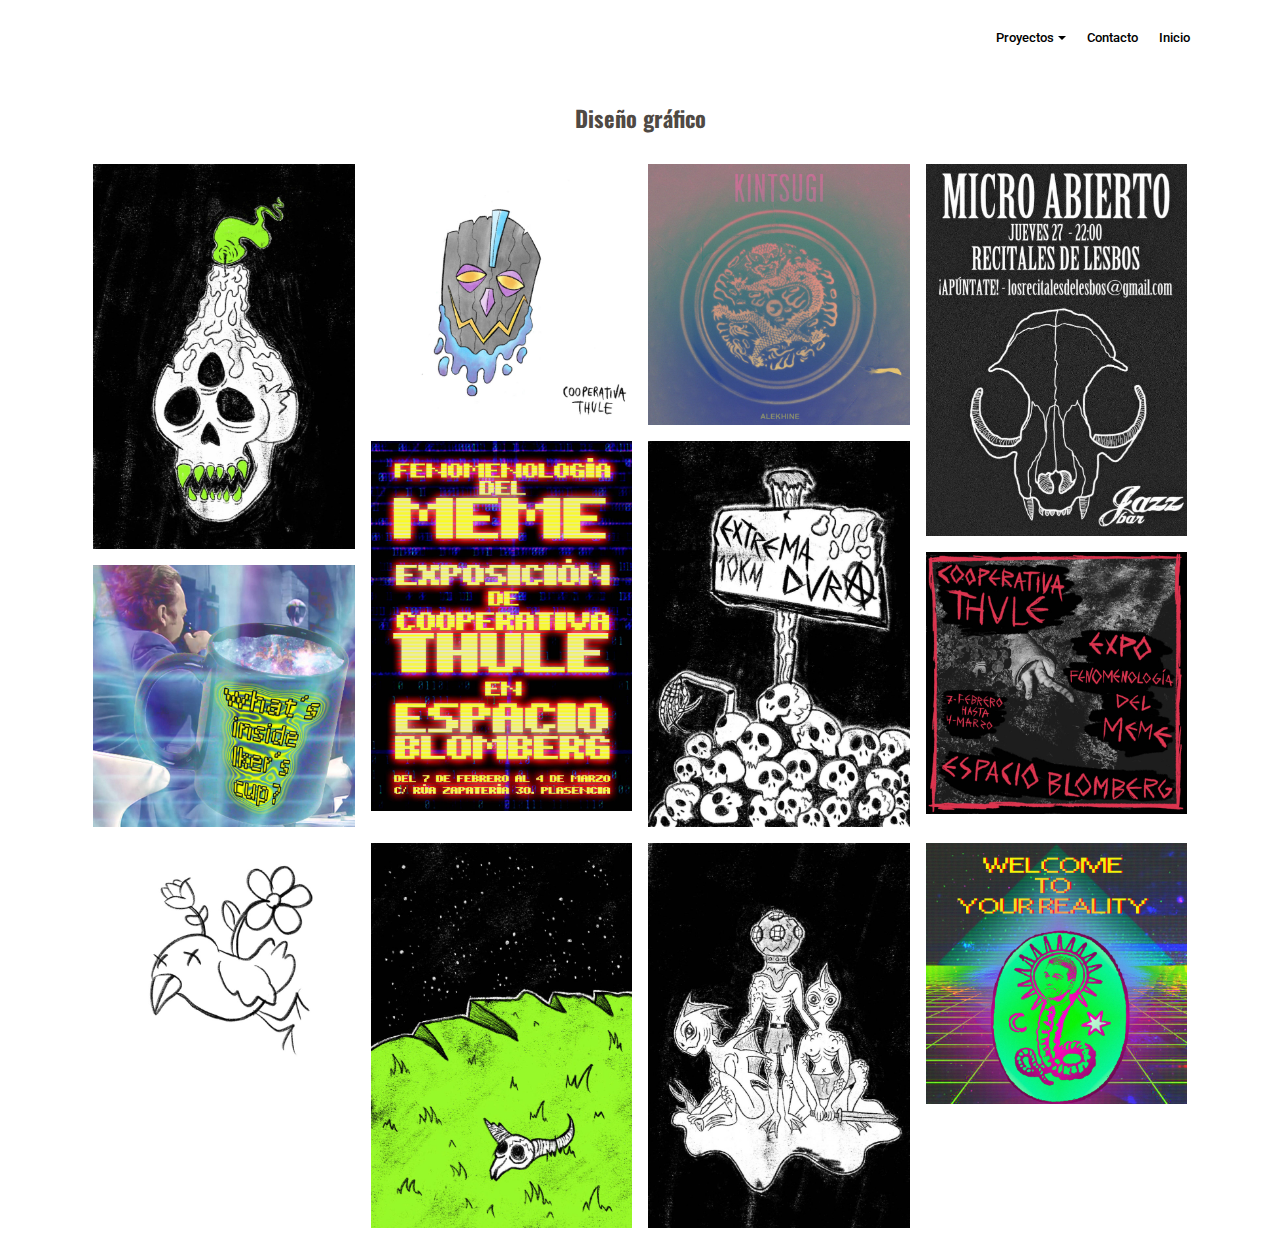
<file: page7.html>
<!DOCTYPE html>
<html  >
<head>
  <!-- Site made with Mobirise Website Builder v4.12.4, https://mobirise.com -->
  <meta charset="UTF-8">
  <meta http-equiv="X-UA-Compatible" content="IE=edge">
  <meta name="generator" content="Mobirise v4.12.4, mobirise.com">
  <meta name="viewport" content="width=device-width, initial-scale=1, minimum-scale=1">
  <link rel="shortcut icon" href="assets/images/logo2.png" type="image/x-icon">
  <meta name="description" content="Website Builder Description">
  
  
  <title>Diseño gráfico</title>
  <link rel="stylesheet" href="assets/web/assets/mobirise-icons/mobirise-icons.css">
  <link rel="stylesheet" href="assets/bootstrap/css/bootstrap.min.css">
  <link rel="stylesheet" href="assets/bootstrap/css/bootstrap-grid.min.css">
  <link rel="stylesheet" href="assets/bootstrap/css/bootstrap-reboot.min.css">
  <link rel="stylesheet" href="assets/tether/tether.min.css">
  <link rel="stylesheet" href="assets/dropdown/css/style.css">
  <link rel="stylesheet" href="assets/theme/css/style.css">
  <link rel="stylesheet" href="assets/gallery/style.css">
  <link rel="preload" as="style" href="assets/mobirise/css/mbr-additional.css"><link rel="stylesheet" href="assets/mobirise/css/mbr-additional.css" type="text/css">
  
  
  
</head>
<body>
  <section class="header1 cid-sc5qi586Py" id="header16-6u">

    

    

    <div class="container">
        <div class="row justify-content-md-center">
            <div class="col-md-10 align-center">
                <h1 class="mbr-section-title mbr-bold pb-3 mbr-fonts-style display-5">Diseño gráfico</h1>
                
                
                
            </div>
        </div>
    </div>

</section>

<section class="engine"><a href="https://mobirise.info/x">css templates</a></section><section class="mbr-gallery mbr-slider-carousel cid-sc5qi5wYgQ" id="gallery3-6w">

    

    <div class="container">
        <div><!-- Filter --><!-- Gallery --><div class="mbr-gallery-row"><div class="mbr-gallery-layout-default"><div><div><div class="mbr-gallery-item mbr-gallery-item--p1" data-video-url="false" data-tags="Increíble"><div href="#lb-gallery3-6w" data-slide-to="0" data-toggle="modal"><img src="assets/images/ilustracion-sin-titulo-2-1122x1654-800x1179.jpg" alt="" title=""><span class="icon-focus"></span></div></div><div class="mbr-gallery-item mbr-gallery-item--p1" data-video-url="false" data-tags="Responsive"><div href="#lb-gallery3-6w" data-slide-to="1" data-toggle="modal"><img src="assets/images/ilustracion-sin-titulo-3-2000x2000-800x800.jpg" alt="" title=""><span class="icon-focus"></span></div></div><div class="mbr-gallery-item mbr-gallery-item--p1" data-video-url="false" data-tags="Creativa"><div href="#lb-gallery3-6w" data-slide-to="2" data-toggle="modal"><img src="assets/images/javi-2000x2000-800x800.jpg" alt="" title=""><span class="icon-focus"></span></div></div><div class="mbr-gallery-item mbr-gallery-item--p1" data-video-url="false" data-tags="Animada"><div href="#lb-gallery3-6w" data-slide-to="3" data-toggle="modal"><img src="assets/images/img-6813-791x1127-791x1127.jpg" alt="" title=""><span class="icon-focus"></span></div></div><div class="mbr-gallery-item mbr-gallery-item--p1" data-video-url="false" data-tags="Increíble"><div href="#lb-gallery3-6w" data-slide-to="4" data-toggle="modal"><img src="assets/images/iker-taza-copia-2000x2000-800x800.jpg" alt="" title=""><span class="icon-focus"></span></div></div><div class="mbr-gallery-item mbr-gallery-item--p1" data-video-url="false" data-tags="Increíble"><div href="#lb-gallery3-6w" data-slide-to="5" data-toggle="modal"><img src="assets/images/cartel-2000x2828-800x1131.jpg" alt="" title=""><span class="icon-focus"></span></div></div><div class="mbr-gallery-item mbr-gallery-item--p1" data-video-url="false" data-tags="Responsive"><div href="#lb-gallery3-6w" data-slide-to="6" data-toggle="modal"><img src="assets/images/ilustracion-sin-titulo-6-1122x1654-800x1179.jpg" alt="" title=""><span class="icon-focus"></span></div></div><div class="mbr-gallery-item mbr-gallery-item--p1" data-video-url="false" data-tags="Animada"><div href="#lb-gallery3-6w" data-slide-to="7" data-toggle="modal"><img src="assets/images/ilustracion-sin-titulo-2000x2000-800x800.jpg" alt="" title=""><span class="icon-focus"></span></div></div></div></div><div class="clearfix"></div></div></div><!-- Lightbox --><div data-app-prevent-settings="" class="mbr-slider modal fade carousel slide" tabindex="-1" data-keyboard="true" data-interval="false" id="lb-gallery3-6w"><div class="modal-dialog"><div class="modal-content"><div class="modal-body"><div class="carousel-inner"><div class="carousel-item active"><img src="assets/images/ilustracion-sin-titulo-2-1122x1654.jpg" alt="" title=""></div><div class="carousel-item"><img src="assets/images/ilustracion-sin-titulo-3-2000x2000.jpg" alt="" title=""></div><div class="carousel-item"><img src="assets/images/javi-2000x2000.jpg" alt="" title=""></div><div class="carousel-item"><img src="assets/images/img-6813-791x1127.jpg" alt="" title=""></div><div class="carousel-item"><img src="assets/images/iker-taza-copia-2000x2000.jpg" alt="" title=""></div><div class="carousel-item"><img src="assets/images/cartel-2000x2828.jpg" alt="" title=""></div><div class="carousel-item"><img src="assets/images/ilustracion-sin-titulo-6-1122x1654.jpg" alt="" title=""></div><div class="carousel-item"><img src="assets/images/ilustracion-sin-titulo-2000x2000.jpg" alt="" title=""></div></div><a class="carousel-control carousel-control-prev" role="button" data-slide="prev" href="#lb-gallery3-6w"><span class="mbri-left mbr-iconfont" aria-hidden="true"></span><span class="sr-only">Previous</span></a><a class="carousel-control carousel-control-next" role="button" data-slide="next" href="#lb-gallery3-6w"><span class="mbri-right mbr-iconfont" aria-hidden="true"></span><span class="sr-only">Next</span></a><a class="close" href="#" role="button" data-dismiss="modal"><span class="sr-only">Close</span></a></div></div></div></div></div>
    </div>

</section>

<section class="mbr-gallery mbr-slider-carousel cid-sc5qi5SRdZ" id="gallery3-6x">

    

    <div class="container">
        <div><!-- Filter --><!-- Gallery --><div class="mbr-gallery-row"><div class="mbr-gallery-layout-default"><div><div><div class="mbr-gallery-item mbr-gallery-item--p1" data-video-url="false" data-tags="Increíble"><div href="#lb-gallery3-6x" data-slide-to="0" data-toggle="modal"><img src="assets/images/ilustracion-sin-titulo-1-2000x2000-800x800.jpg" alt="" title=""><span class="icon-focus"></span></div></div><div class="mbr-gallery-item mbr-gallery-item--p1" data-video-url="false" data-tags="Responsive"><div href="#lb-gallery3-6x" data-slide-to="1" data-toggle="modal"><img src="assets/images/ilustracion-sin-titulo-5-1122x1654-800x1179.jpg" alt="" title=""><span class="icon-focus"></span></div></div><div class="mbr-gallery-item mbr-gallery-item--p1" data-video-url="false" data-tags="Creativa"><div href="#lb-gallery3-6x" data-slide-to="2" data-toggle="modal"><img src="assets/images/ilustracion-sin-titulo-7-1122x1654-800x1179.jpg" alt="" title=""><span class="icon-focus"></span></div></div><div class="mbr-gallery-item mbr-gallery-item--p1" data-video-url="false" data-tags="Animada"><div href="#lb-gallery3-6x" data-slide-to="3" data-toggle="modal"><img src="assets/images/pedrodemiurgo-2000x2000-800x800.jpg" alt="" title=""><span class="icon-focus"></span></div></div></div></div><div class="clearfix"></div></div></div><!-- Lightbox --><div data-app-prevent-settings="" class="mbr-slider modal fade carousel slide" tabindex="-1" data-keyboard="true" data-interval="false" id="lb-gallery3-6x"><div class="modal-dialog"><div class="modal-content"><div class="modal-body"><div class="carousel-inner"><div class="carousel-item"><img src="assets/images/ilustracion-sin-titulo-1-2000x2000.jpg" alt="" title=""></div><div class="carousel-item"><img src="assets/images/ilustracion-sin-titulo-5-1122x1654.jpg" alt="" title=""></div><div class="carousel-item"><img src="assets/images/ilustracion-sin-titulo-7-1122x1654.jpg" alt="" title=""></div><div class="carousel-item active"><img src="assets/images/pedrodemiurgo-2000x2000.jpg" alt="" title=""></div></div><a class="carousel-control carousel-control-prev" role="button" data-slide="prev" href="#lb-gallery3-6x"><span class="mbri-left mbr-iconfont" aria-hidden="true"></span><span class="sr-only">Previous</span></a><a class="carousel-control carousel-control-next" role="button" data-slide="next" href="#lb-gallery3-6x"><span class="mbri-right mbr-iconfont" aria-hidden="true"></span><span class="sr-only">Next</span></a><a class="close" href="#" role="button" data-dismiss="modal"><span class="sr-only">Close</span></a></div></div></div></div></div>
    </div>

</section>

<section class="menu cid-sc5qi6jPIY" once="menu" id="menu2-6y">

    

    <nav class="navbar navbar-expand beta-menu navbar-dropdown align-items-center navbar-fixed-top navbar-toggleable-sm">
        <button class="navbar-toggler navbar-toggler-right" type="button" data-toggle="collapse" data-target="#navbarSupportedContent" aria-controls="navbarSupportedContent" aria-expanded="false" aria-label="Toggle navigation">
            <div class="hamburger">
                <span></span>
                <span></span>
                <span></span>
                <span></span>
            </div>
        </button>
        <div class="menu-logo">
            <div class="navbar-brand">
                
                
            </div>
        </div>
        <div class="collapse navbar-collapse" id="navbarSupportedContent">
            <ul class="navbar-nav nav-dropdown nav-right navbar-nav-top-padding" data-app-modern-menu="true"><li class="nav-item dropdown"><a class="nav-link link dropdown-toggle text-black display-4" href="#" aria-expanded="false" data-toggle="dropdown-submenu">Proyectos</a><div class="dropdown-menu"><div class="dropdown"><a class="dropdown-item dropdown-toggle text-black display-4" href="#" aria-expanded="false" data-toggle="dropdown-submenu">Fotografía</a><div class="dropdown-menu dropdown-submenu"><a class="dropdown-item text-black display-4" href="page2.html" aria-expanded="false">Archivo</a><a class="dropdown-item text-black display-4" href="page5.html" aria-expanded="false">Samsara</a><a class="dropdown-item text-black display-4" href="page6.html" aria-expanded="false">Pareidolia</a></div></div><a class="dropdown-item text-black display-4" href="page4.html" aria-expanded="false">Video</a><a class="dropdown-item text-black display-4" href="page7.html" aria-expanded="false">Diseño gráfico</a><a class="dropdown-item text-black display-4" href="page3.html" aria-expanded="false">Exposiciones</a></div></li>
                <li class="nav-item">
                    <a class="nav-link link text-black display-4" href="page1.html">Contacto</a>
                </li><li class="nav-item"><a class="nav-link link text-black display-4" href="index.html">Inicio</a></li></ul>
            
        </div>
    </nav>
</section>


  <script src="assets/web/assets/jquery/jquery.min.js"></script>
  <script src="assets/popper/popper.min.js"></script>
  <script src="assets/bootstrap/js/bootstrap.min.js"></script>
  <script src="assets/tether/tether.min.js"></script>
  <script src="assets/smoothscroll/smooth-scroll.js"></script>
  <script src="assets/masonry/masonry.pkgd.min.js"></script>
  <script src="assets/imagesloaded/imagesloaded.pkgd.min.js"></script>
  <script src="assets/bootstrapcarouselswipe/bootstrap-carousel-swipe.js"></script>
  <script src="assets/touchswipe/jquery.touch-swipe.min.js"></script>
  <script src="assets/vimeoplayer/jquery.mb.vimeo_player.js"></script>
  <script src="assets/dropdown/js/nav-dropdown.js"></script>
  <script src="assets/dropdown/js/navbar-dropdown.js"></script>
  <script src="assets/theme/js/script.js"></script>
  <script src="assets/slidervideo/script.js"></script>
  <script src="assets/gallery/player.min.js"></script>
  <script src="assets/gallery/script.js"></script>
  
  
</body>
</html>
</file>
<file: assets/web/assets/mobirise-icons/mobirise-icons.css>
@font-face {
  font-family: 'MobiriseIcons';
  src:  url('mobirise-icons.eot?spat4u');
  src:  url('mobirise-icons.eot?spat4u#iefix') format('embedded-opentype'),
    url('mobirise-icons.ttf?spat4u') format('truetype'),
    url('mobirise-icons.woff?spat4u') format('woff'),
    url('mobirise-icons.svg?spat4u#MobiriseIcons') format('svg');
  font-weight: normal;
  font-style: normal;
  font-display: swap;
}

[class^="mbri-"], [class*=" mbri-"] {
  /* use !important to prevent issues with browser extensions that change fonts */
  font-family: MobiriseIcons !important;
  speak: none;
  font-style: normal;
  font-weight: normal;
  font-variant: normal;
  text-transform: none;
  line-height: 1;

  /* Better Font Rendering =========== */
  -webkit-font-smoothing: antialiased;
  -moz-osx-font-smoothing: grayscale;
}

.mbri-add-submenu:before {
  content: "\e900";
}
.mbri-alert:before {
  content: "\e901";
}
.mbri-align-center:before {
  content: "\e902";
}
.mbri-align-justify:before {
  content: "\e903";
}
.mbri-align-left:before {
  content: "\e904";
}
.mbri-align-right:before {
  content: "\e905";
}
.mbri-android:before {
  content: "\e906";
}
.mbri-apple:before {
  content: "\e907";
}
.mbri-arrow-down:before {
  content: "\e908";
}
.mbri-arrow-next:before {
  content: "\e909";
}
.mbri-arrow-prev:before {
  content: "\e90a";
}
.mbri-arrow-up:before {
  content: "\e90b";
}
.mbri-bold:before {
  content: "\e90c";
}
.mbri-bookmark:before {
  content: "\e90d";
}
.mbri-bootstrap:before {
  content: "\e90e";
}
.mbri-briefcase:before {
  content: "\e90f";
}
.mbri-browse:before {
  content: "\e910";
}
.mbri-bulleted-list:before {
  content: "\e911";
}
.mbri-calendar:before {
  content: "\e912";
}
.mbri-camera:before {
  content: "\e913";
}
.mbri-cart-add:before {
  content: "\e914";
}
.mbri-cart-full:before {
  content: "\e915";
}
.mbri-cash:before {
  content: "\e916";
}
.mbri-change-style:before {
  content: "\e917";
}
.mbri-chat:before {
  content: "\e918";
}
.mbri-clock:before {
  content: "\e919";
}
.mbri-close:before {
  content: "\e91a";
}
.mbri-cloud:before {
  content: "\e91b";
}
.mbri-code:before {
  content: "\e91c";
}
.mbri-contact-form:before {
  content: "\e91d";
}
.mbri-credit-card:before {
  content: "\e91e";
}
.mbri-cursor-click:before {
  content: "\e91f";
}
.mbri-cust-feedback:before {
  content: "\e920";
}
.mbri-database:before {
  content: "\e921";
}
.mbri-delivery:before {
  content: "\e922";
}
.mbri-desktop:before {
  content: "\e923";
}
.mbri-devices:before {
  content: "\e924";
}
.mbri-down:before {
  content: "\e925";
}
.mbri-download:before {
  content: "\e989";
}
.mbri-drag-n-drop:before {
  content: "\e927";
}
.mbri-drag-n-drop2:before {
  content: "\e928";
}
.mbri-edit:before {
  content: "\e929";
}
.mbri-edit2:before {
  content: "\e92a";
}
.mbri-error:before {
  content: "\e92b";
}
.mbri-extension:before {
  content: "\e92c";
}
.mbri-features:before {
  content: "\e92d";
}
.mbri-file:before {
  content: "\e92e";
}
.mbri-flag:before {
  content: "\e92f";
}
.mbri-folder:before {
  content: "\e930";
}
.mbri-gift:before {
  content: "\e931";
}
.mbri-github:before {
  content: "\e932";
}
.mbri-globe:before {
  content: "\e933";
}
.mbri-globe-2:before {
  content: "\e934";
}
.mbri-growing-chart:before {
  content: "\e935";
}
.mbri-hearth:before {
  content: "\e936";
}
.mbri-help:before {
  content: "\e937";
}
.mbri-home:before {
  content: "\e938";
}
.mbri-hot-cup:before {
  content: "\e939";
}
.mbri-idea:before {
  content: "\e93a";
}
.mbri-image-gallery:before {
  content: "\e93b";
}
.mbri-image-slider:before {
  content: "\e93c";
}
.mbri-info:before {
  content: "\e93d";
}
.mbri-italic:before {
  content: "\e93e";
}
.mbri-key:before {
  content: "\e93f";
}
.mbri-laptop:before {
  content: "\e940";
}
.mbri-layers:before {
  content: "\e941";
}
.mbri-left-right:before {
  content: "\e942";
}
.mbri-left:before {
  content: "\e943";
}
.mbri-letter:before {
  content: "\e944";
}
.mbri-like:before {
  content: "\e945";
}
.mbri-link:before {
  content: "\e946";
}
.mbri-lock:before {
  content: "\e947";
}
.mbri-login:before {
  content: "\e948";
}
.mbri-logout:before {
  content: "\e949";
}
.mbri-magic-stick:before {
  content: "\e94a";
}
.mbri-map-pin:before {
  content: "\e94b";
}
.mbri-menu:before {
  content: "\e94c";
}
.mbri-mobile:before {
  content: "\e94d";
}
.mbri-mobile2:before {
  content: "\e94e";
}
.mbri-mobirise:before {
  content: "\e94f";
}
.mbri-more-horizontal:before {
  content: "\e950";
}
.mbri-more-vertical:before {
  content: "\e951";
}
.mbri-music:before {
  content: "\e952";
}
.mbri-new-file:before {
  content: "\e953";
}
.mbri-numbered-list:before {
  content: "\e954";
}
.mbri-opened-folder:before {
  content: "\e955";
}
.mbri-pages:before {
  content: "\e956";
}
.mbri-paper-plane:before {
  content: "\e957";
}
.mbri-paperclip:before {
  content: "\e958";
}
.mbri-photo:before {
  content: "\e959";
}
.mbri-photos:before {
  content: "\e95a";
}
.mbri-pin:before {
  content: "\e95b";
}
.mbri-play:before {
  content: "\e95c";
}
.mbri-plus:before {
  content: "\e95d";
}
.mbri-preview:before {
  content: "\e95e";
}
.mbri-print:before {
  content: "\e95f";
}
.mbri-protect:before {
  content: "\e960";
}
.mbri-question:before {
  content: "\e961";
}
.mbri-quote-left:before {
  content: "\e962";
}
.mbri-quote-right:before {
  content: "\e963";
}
.mbri-refresh:before {
  content: "\e964";
}
.mbri-responsive:before {
  content: "\e965";
}
.mbri-right:before {
  content: "\e966";
}
.mbri-rocket:before {
  content: "\e967";
}
.mbri-sad-face:before {
  content: "\e968";
}
.mbri-sale:before {
  content: "\e969";
}
.mbri-save:before {
  content: "\e96a";
}
.mbri-search:before {
  content: "\e96b";
}
.mbri-setting:before {
  content: "\e96c";
}
.mbri-setting2:before {
  content: "\e96d";
}
.mbri-setting3:before {
  content: "\e96e";
}
.mbri-share:before {
  content: "\e96f";
}
.mbri-shopping-bag:before {
  content: "\e970";
}
.mbri-shopping-basket:before {
  content: "\e971";
}
.mbri-shopping-cart:before {
  content: "\e972";
}
.mbri-sites:before {
  content: "\e973";
}
.mbri-smile-face:before {
  content: "\e974";
}
.mbri-speed:before {
  content: "\e975";
}
.mbri-star:before {
  content: "\e976";
}
.mbri-success:before {
  content: "\e977";
}
.mbri-sun:before {
  content: "\e978";
}
.mbri-sun2:before {
  content: "\e979";
}
.mbri-tablet:before {
  content: "\e97a";
}
.mbri-tablet-vertical:before {
  content: "\e97b";
}
.mbri-target:before {
  content: "\e97c";
}
.mbri-timer:before {
  content: "\e97d";
}
.mbri-to-ftp:before {
  content: "\e97e";
}
.mbri-to-local-drive:before {
  content: "\e97f";
}
.mbri-touch-swipe:before {
  content: "\e980";
}
.mbri-touch:before {
  content: "\e981";
}
.mbri-trash:before {
  content: "\e982";
}
.mbri-underline:before {
  content: "\e983";
}
.mbri-unlink:before {
  content: "\e984";
}
.mbri-unlock:before {
  content: "\e985";
}
.mbri-up-down:before {
  content: "\e986";
}
.mbri-up:before {
  content: "\e987";
}
.mbri-update:before {
  content: "\e988";
}
.mbri-upload:before {
 content: "\e926"; 
}
.mbri-user:before {
  content: "\e98a";
}
.mbri-user2:before {
  content: "\e98b";
}
.mbri-users:before {
  content: "\e98c";
}
.mbri-video:before {
  content: "\e98d";
}
.mbri-video-play:before {
  content: "\e98e";
}
.mbri-watch:before {
  content: "\e98f";
}
.mbri-website-theme:before {
  content: "\e990";
}
.mbri-wifi:before {
  content: "\e991";
}
.mbri-windows:before {
  content: "\e992";
}
.mbri-zoom-out:before {
  content: "\e993";
}
.mbri-redo:before {
  content: "\e994";
}
.mbri-undo:before {
  content: "\e995";
}
</file>
<file: assets/dropdown/css/style.css>
.navbar-dropdown {
  left: 0;
  padding: 0;
  position: absolute;
  right: 0;
  top: 0;
  transition: all 0.45s ease;
  z-index: 1030;
  background: #282828; }
  .navbar-dropdown .navbar-logo {
    margin-right: 0.8rem;
    transition: margin 0.3s ease-in-out;
    vertical-align: middle; }
    .navbar-dropdown .navbar-logo img {
      height: 3.125rem;
      transition: all 0.3s ease-in-out; }
    .navbar-dropdown .navbar-logo.mbr-iconfont {
      font-size: 3.125rem;
      line-height: 3.125rem; }
  .navbar-dropdown .navbar-caption {
    font-weight: 700;
    white-space: normal;
    vertical-align: -4px;
    line-height: 3.125rem !important; }
    .navbar-dropdown .navbar-caption, .navbar-dropdown .navbar-caption:hover {
      color: inherit;
      text-decoration: none; }
  .navbar-dropdown .mbr-iconfont + .navbar-caption {
    vertical-align: -1px; }
  .navbar-dropdown.navbar-fixed-top {
    position: fixed; }
  .navbar-dropdown .navbar-brand span {
    vertical-align: -4px; }
  .navbar-dropdown.bg-color.transparent {
    background: none; }
  .navbar-dropdown.navbar-short .navbar-brand {
    padding: 0.625rem 0; }
    .navbar-dropdown.navbar-short .navbar-brand span {
      vertical-align: -1px; }
  .navbar-dropdown.navbar-short .navbar-caption {
    line-height: 2.375rem !important;
    vertical-align: -2px; }
  .navbar-dropdown.navbar-short .navbar-logo {
    margin-right: 0.5rem; }
    .navbar-dropdown.navbar-short .navbar-logo img {
      height: 2.375rem; }
    .navbar-dropdown.navbar-short .navbar-logo.mbr-iconfont {
      font-size: 2.375rem;
      line-height: 2.375rem; }
  .navbar-dropdown.navbar-short .mbr-table-cell {
    height: 3.625rem; }
  .navbar-dropdown .navbar-close {
    left: 0.6875rem;
    position: fixed;
    top: 0.75rem;
    z-index: 1000; }
  .navbar-dropdown .hamburger-icon {
    content: "";
    display: inline-block;
    vertical-align: middle;
    width: 16px;
    -webkit-box-shadow: 0 -6px 0 1px #282828,0 0 0 1px #282828,0 6px 0 1px #282828;
    -moz-box-shadow: 0 -6px 0 1px #282828,0 0 0 1px #282828,0 6px 0 1px #282828;
    box-shadow: 0 -6px 0 1px #282828,0 0 0 1px #282828,0 6px 0 1px #282828; }

.dropdown-menu .dropdown-toggle[data-toggle="dropdown-submenu"]::after {
  border-bottom: 0.35em solid transparent;
  border-left: 0.35em solid;
  border-right: 0;
  border-top: 0.35em solid transparent;
  margin-left: 0.3rem; }

.dropdown-menu .dropdown-item:focus {
  outline: 0; }

.nav-dropdown {
  font-size: 0.75rem;
  font-weight: 500;
  height: auto !important; }
  .nav-dropdown .nav-btn {
    padding-left: 1rem; }
  .nav-dropdown .link {
    margin: .667em 1.667em;
    font-weight: 500;
    padding: 0;
    transition: color .2s ease-in-out; }
    .nav-dropdown .link.dropdown-toggle {
      margin-right: 2.583em; }
      .nav-dropdown .link.dropdown-toggle::after {
        margin-left: .25rem;
        border-top: 0.35em solid;
        border-right: 0.35em solid transparent;
        border-left: 0.35em solid transparent;
        border-bottom: 0; }
      .nav-dropdown .link.dropdown-toggle[aria-expanded="true"] {
        margin: 0;
        padding: 0.667em 3.263em  0.667em 1.667em; }
  .nav-dropdown .link::after,
  .nav-dropdown .dropdown-item::after {
    color: inherit; }
  .nav-dropdown .btn {
    font-size: 0.75rem;
    font-weight: 700;
    letter-spacing: 0;
    margin-bottom: 0;
    padding-left: 1.25rem;
    padding-right: 1.25rem; }
  .nav-dropdown .dropdown-menu {
    border-radius: 0;
    border: 0;
    left: 0;
    margin: 0;
    padding-bottom: 1.25rem;
    padding-top: 1.25rem;
    position: relative; }
  .nav-dropdown .dropdown-submenu {
    margin-left: 0.125rem;
    top: 0; }
  .nav-dropdown .dropdown-item {
    font-weight: 500;
    line-height: 2;
    padding: 0.3846em 4.615em 0.3846em 1.5385em;
    position: relative;
    transition: color .2s ease-in-out, background-color .2s ease-in-out; }
    .nav-dropdown .dropdown-item::after {
      margin-top: -0.3077em;
      position: absolute;
      right: 1.1538em;
      top: 50%; }
    .nav-dropdown .dropdown-item:focus, .nav-dropdown .dropdown-item:hover {
      background: none; }

@media (max-width: 767px) {
  .nav-dropdown.navbar-toggleable-sm {
    bottom: 0;
    display: none;
    left: 0;
    overflow-x: hidden;
    position: fixed;
    top: 0;
    transform: translateX(-100%);
    -ms-transform: translateX(-100%);
    -webkit-transform: translateX(-100%);
    width: 18.75rem;
    z-index: 999; } }
.nav-dropdown.navbar-toggleable-xl {
  bottom: 0;
  display: none;
  left: 0;
  overflow-x: hidden;
  position: fixed;
  top: 0;
  transform: translateX(-100%);
  -ms-transform: translateX(-100%);
  -webkit-transform: translateX(-100%);
  width: 18.75rem;
  z-index: 999; }

.nav-dropdown-sm {
  display: block !important;
  overflow-x: hidden;
  overflow: auto;
  padding-top: 3.875rem; }
  .nav-dropdown-sm::after {
    content: "";
    display: block;
    height: 3rem;
    width: 100%; }
  .nav-dropdown-sm.collapse.in ~ .navbar-close {
    display: block !important; }
  .nav-dropdown-sm.collapsing, .nav-dropdown-sm.collapse.in {
    transform: translateX(0);
    -ms-transform: translateX(0);
    -webkit-transform: translateX(0);
    transition: all 0.25s ease-out;
    -webkit-transition: all 0.25s ease-out;
    background: #282828; }
  .nav-dropdown-sm.collapsing[aria-expanded="false"] {
    transform: translateX(-100%);
    -ms-transform: translateX(-100%);
    -webkit-transform: translateX(-100%); }
  .nav-dropdown-sm .nav-item {
    display: block;
    margin-left: 0 !important;
    padding-left: 0; }
  .nav-dropdown-sm .link,
  .nav-dropdown-sm .dropdown-item {
    border-top: 1px dotted rgba(255, 255, 255, 0.1);
    font-size: 0.8125rem;
    line-height: 1.6;
    margin: 0 !important;
    padding: 0.875rem 2.4rem 0.875rem 1.5625rem !important;
    position: relative;
    white-space: normal; }
    .nav-dropdown-sm .link:focus, .nav-dropdown-sm .link:hover,
    .nav-dropdown-sm .dropdown-item:focus,
    .nav-dropdown-sm .dropdown-item:hover {
      background: rgba(0, 0, 0, 0.2) !important;
      color: #c0a375; }
  .nav-dropdown-sm .nav-btn {
    position: relative;
    padding: 1.5625rem 1.5625rem 0 1.5625rem; }
    .nav-dropdown-sm .nav-btn::before {
      border-top: 1px dotted rgba(255, 255, 255, 0.1);
      content: "";
      left: 0;
      position: absolute;
      top: 0;
      width: 100%; }
    .nav-dropdown-sm .nav-btn + .nav-btn {
      padding-top: 0.625rem; }
      .nav-dropdown-sm .nav-btn + .nav-btn::before {
        display: none; }
  .nav-dropdown-sm .btn {
    padding: 0.625rem 0; }
  .nav-dropdown-sm .dropdown-toggle[data-toggle="dropdown-submenu"]::after {
    margin-left: .25rem;
    border-top: 0.35em solid;
    border-right: 0.35em solid transparent;
    border-left: 0.35em solid transparent;
    border-bottom: 0; }
  .nav-dropdown-sm .dropdown-toggle[data-toggle="dropdown-submenu"][aria-expanded="true"]::after {
    border-top: 0;
    border-right: 0.35em solid transparent;
    border-left: 0.35em solid transparent;
    border-bottom: 0.35em solid; }
  .nav-dropdown-sm .dropdown-menu {
    margin: 0;
    padding: 0;
    position: relative;
    top: 0;
    left: 0;
    width: 100%;
    border: 0;
    float: none;
    border-radius: 0;
    background: none; }
  .nav-dropdown-sm .dropdown-submenu {
    left: 100%;
    margin-left: 0.125rem;
    margin-top: -1.25rem;
    top: 0; }

.navbar-toggleable-sm .nav-dropdown .dropdown-menu {
  position: absolute; }

.navbar-toggleable-sm .nav-dropdown .dropdown-submenu {
  left: 100%;
  margin-left: 0.125rem;
  margin-top: -1.25rem;
  top: 0; }

.navbar-toggleable-sm.opened .nav-dropdown .dropdown-menu {
  position: relative; }

.navbar-toggleable-sm.opened .nav-dropdown .dropdown-submenu {
  left: 0;
  margin-left: 00rem;
  margin-top: 0rem;
  top: 0; }

.is-builder .nav-dropdown.collapsing {
  transition: none !important; }

/*# sourceMappingURL=style.css.map */
</file>
<file: assets/theme/css/style.css>
.engine {
	position: absolute;
	text-indent: -2400px;
	text-align: center;
	padding: 0;
	top: 0;
	left: -2400px;
}/*!
 * Mobirise v4 theme (https://mobirise.com/)
 * Copyright 2017 Mobirise
 */
section {
  background-color: #eeeeee;
}

.form-control:focus {
  box-shadow: none;
}

:focus {
  outline: none;
}

body {
  font-style: normal;
  line-height: 1.5;
}

section,
.container,
.container-fluid {
  position: relative;
  word-wrap: break-word;
}

a.mbr-iconfont:hover {
  text-decoration: none;
}

.article .lead p,
.article .lead ul,
.article .lead ol,
.article .lead pre,
.article .lead blockquote {
  margin-bottom: 0;
}

ul,
ol,
pre,
blockquote {
  margin-bottom: 2.3125rem;
}

pre {
  background: #f4f4f4;
  padding: 10px 24px;
  white-space: pre-wrap;
}

.inactive {
  -webkit-user-select: none;
  -moz-user-select: none;
  -ms-user-select: none;
  user-select: none;
  pointer-events: none;
  -webkit-user-drag: none;
  user-drag: none;
}

.mbr-section__comments .row {
  justify-content: center;
  -webkit-justify-content: center;
}

a {
  font-style: normal;
  font-weight: 400;
  cursor: pointer;
}

a, a:hover {
  text-decoration: none;
}

figure {
  margin-bottom: 0;
}

body {
  color: #232323;
}

h1,
h2,
h3,
h4,
h5,
h6,
.h1,
.h2,
.h3,
.h4,
.h5,
.h6,
.display-1,
.display-2,
.display-3,
.display-4 {
  line-height: 1;
  word-break: break-word;
  word-wrap: break-word;
}

.mbr-section-title {
  font-style: normal;
  line-height: 1.2;
}

.mbr-section-subtitle {
  line-height: 1.3;
}

.mbr-text {
  font-style: normal;
  line-height: 1.6;
}

b,
strong {
  font-weight: bold;
}

blockquote {
  padding: 10px 0 10px 20px;
  position: relative;
  border-left: 2px solid;
  border-color: #ff3366;
}

input:-webkit-autofill, input:-webkit-autofill:hover, input:-webkit-autofill:focus, input:-webkit-autofill:active {
  transition-delay: 9999s;
  transition-property: background-color, color;
}

textarea[type='hidden'] {
  display: none;
}

body {
  position: relative;
}

section {
  background-position: 50% 50%;
  background-repeat: no-repeat;
  background-size: cover;
}

section .mbr-background-video,
section .mbr-background-video-preview {
  position: absolute;
  bottom: 0;
  left: 0;
  right: 0;
  top: 0;
}

.hidden {
  visibility: hidden;
}

.mbr-z-index20 {
  z-index: 20;
}

/*! Base colors */
.mbr-white {
  color: #ffffff;
}

.mbr-black {
  color: #000000;
}

.mbr-bg-white {
  background-color: #ffffff;
}

.mbr-bg-black {
  background-color: #000000;
}

/*! Text-aligns */
.align-left {
  text-align: left;
}

.align-center {
  text-align: center;
}

.align-right {
  text-align: right;
}

@media (max-width: 767px) {
  .align-left,
  .align-center,
  .align-right,
  .mbr-section-btn,
  .mbr-section-title {
    text-align: center;
  }
}

/*! Font-weight  */
.mbr-light {
  font-weight: 300;
}

.mbr-regular {
  font-weight: 400;
}

.mbr-semibold {
  font-weight: 500;
}

.mbr-bold {
  font-weight: 700;
}

/*! Media  */
.media-size-item {
  -moz-flex: 1 1 auto;
  -o-flex: 1 1 auto;
  flex: 1 1 auto;
}

.media-content {
  flex-basis: 100%;
}

.media-container-row {
  display: flex;
  flex-direction: row;
  flex-wrap: wrap;
  justify-content: center;
  align-content: center;
  align-items: start;
}

.media-container-row .media-size-item {
  width: 400px;
}

.media-container-column {
  display: flex;
  flex-direction: column;
  flex-wrap: wrap;
  justify-content: center;
  align-content: center;
  align-items: stretch;
}

.media-container-column > * {
  width: 100%;
}

@media (min-width: 992px) {
  .media-container-row {
    flex-wrap: nowrap;
  }
}

figure {
  overflow: hidden;
}

figure[mbr-media-size] {
  transition: width 0.1s;
}

.mbr-figure img,
.mbr-figure iframe {
  display: block;
  width: 100%;
}

.card {
  background-color: transparent;
  border: none;
}

.card-box {
  width: 100%;
}

.card-img {
  text-align: center;
  flex-shrink: 0;
  -webkit-flex-shrink: 0;
}

.media {
  max-width: 100%;
  margin: 0 auto;
}

.mbr-figure {
  -ms-grid-row-align: center;
  align-self: center;
}

.media-container > div {
  max-width: 100%;
}

.mbr-figure img,
.card-img img {
  width: 100%;
}

@media (max-width: 991px) {
  .media-size-item {
    width: auto !important;
  }
  .media {
    width: auto;
  }
  .mbr-figure {
    width: 100% !important;
  }
}

/*! Buttons */
.btn {
  font-weight: 500;
  border-width: 2px;
  font-style: normal;
  letter-spacing: 1px;
  margin: .4rem .8rem;
  white-space: normal;
  transition: all .3s ease-in-out;
  display: inline-flex;
  align-items: center;
  justify-content: center;
  word-break: break-word;
  -webkit-align-items: center;
  -webkit-justify-content: center;
  display: -webkit-inline-flex;
}

.btn-sm {
  font-weight: 500;
  letter-spacing: 1px;
  transition: all .3s ease-in-out;
}

.btn-md {
  font-weight: 500;
  letter-spacing: 1px;
  margin: .4rem .8rem !important;
  transition: all .3s ease-in-out;
}

.btn-lg {
  font-weight: 500;
  letter-spacing: 1px;
  margin: .4rem .8rem !important;
  transition: all .3s ease-in-out;
}

.mbr-section-btn {
  margin-left: -0.25rem;
  margin-right: -0.25rem;
  font-size: 0;
}

nav .mbr-section-btn {
  margin-left: 0rem;
  margin-right: 0rem;
}

.btn-form {
  border-radius: 0;
}

.btn-form:hover {
  cursor: pointer;
}

/*! Btn icon margin */
.btn .mbr-iconfont,
.btn.btn-sm .mbr-iconfont {
  cursor: pointer;
  margin-right: 0.5rem;
}

.btn.btn-md .mbr-iconfont,
.btn.btn-md .mbr-iconfont {
  margin-right: 0.8rem;
}

.mbr-regular {
  font-weight: 400;
}

.mbr-semibold {
  font-weight: 500;
}

.mbr-bold {
  font-weight: 700;
}

[type='submit'] {
  -webkit-appearance: none;
}

/*! Full-screen */
.mbr-fullscreen .mbr-overlay {
  min-height: 100vh;
}

.mbr-fullscreen {
  display: flex;
  display: -moz-flex;
  display: -ms-flex;
  display: -o-flex;
  align-items: center;
  -webkit-align-items: center;
  min-height: 100vh;
  padding-top: 3rem;
  padding-bottom: 3rem;
}

/*! Map */
.map {
  height: 25rem;
  position: relative;
}

.map iframe {
  width: 100%;
  height: 100%;
}

.mbr-overlay {
  background-color: #000;
  bottom: 0;
  left: 0;
  opacity: .5;
  position: absolute;
  right: 0;
  top: 0;
  z-index: 0;
  pointer-events: none;
}

/* Form */
blockquote {
  font-style: italic;
  padding: 10px 0 10px 20px;
  font-size: 1.09rem;
  position: relative;
  border-width: 3px;
}

.form-control {
  background-color: #f5f5f5;
  box-shadow: none;
  color: #565656;
  line-height: 1.43;
  min-height: 3.5em;
  padding: 1.07em .5em;
}

.form-control, .form-control:focus {
  border: 1px solid #e8e8e8;
}

.form-active .form-control:invalid {
  border-color: red;
}

.form-control-label {
  position: relative;
  cursor: pointer;
  margin-bottom: .357em;
  padding: 0;
}

.alert {
  color: #ffffff;
  border-radius: 0;
  border: 0;
  font-size: .875rem;
  line-height: 1.5;
  margin-bottom: 1.875rem;
  padding: 1.25rem;
  position: relative;
}

.alert.alert-form::after {
  background-color: inherit;
  bottom: -7px;
  content: "";
  display: block;
  height: 14px;
  left: 50%;
  margin-left: -7px;
  position: absolute;
  transform: rotate(45deg);
  width: 14px;
  -webkit-transform: rotate(45deg);
}

.form-asterisk {
  font-family: initial;
  position: absolute;
  top: -2px;
  font-weight: normal;
}

/*! Scroll to top arrow */
#scrollToTop a i:before {
  content: '';
  position: absolute;
  height: 40%;
  top: 25%;
  background: #fff;
  width: 2px;
  left: calc(50% - 1px);
}

#scrollToTop a i:after {
  content: '';
  position: absolute;
  display: block;
  border-top: 2px solid #fff;
  border-right: 2px solid #fff;
  width: 40%;
  height: 40%;
  left: 30%;
  bottom: 30%;
  transform: rotate(135deg);
  -webkit-transform: rotate(135deg);
}

.mbr-arrow-up {
  bottom: 25px;
  right: 90px;
  position: fixed;
  text-align: right;
  z-index: 5000;
  color: #ffffff;
  font-size: 32px;
  transform: rotate(180deg);
  -webkit-transform: rotate(180deg);
}

.mbr-arrow-up a {
  background: rgba(0, 0, 0, 0.2);
  border-radius: 3px;
  color: #fff;
  display: inline-block;
  height: 60px;
  width: 60px;
  outline-style: none !important;
  position: relative;
  text-decoration: none;
  transition: all 0.3s ease-in-out;
  cursor: pointer;
  text-align: center;
}

.mbr-arrow-up a:hover {
  background-color: rgba(0, 0, 0, 0.4);
}

.mbr-arrow-up a i {
  line-height: 60px;
}

.mbr-arrow-up-icon {
  display: block;
  color: #fff;
}

.mbr-arrow-up-icon::before {
  content: '\203a';
  display: inline-block;
  font-family: serif;
  font-size: 32px;
  line-height: 1;
  font-style: normal;
  position: relative;
  top: 6px;
  left: -4px;
  -webkit-transform: rotate(-90deg);
  transform: rotate(-90deg);
}

/*! Arrow Down */
.mbr-arrow {
  position: absolute;
  bottom: 45px;
  left: 50%;
  width: 60px;
  height: 60px;
  cursor: pointer;
  background-color: rgba(80, 80, 80, 0.5);
  border-radius: 50%;
  -webkit-transform: translateX(-50%);
  transform: translateX(-50%);
}

.mbr-arrow > a {
  display: inline-block;
  text-decoration: none;
  outline-style: none;
  -webkit-animation: arrowdown 1.7s ease-in-out infinite;
  animation: arrowdown 1.7s ease-in-out infinite;
}

.mbr-arrow > a > i {
  position: absolute;
  top: -2px;
  left: 15px;
  font-size: 2rem;
}

@keyframes arrowdown {
  0% {
    transform: translateY(0px);
    -webkit-transform: translateY(0px);
  }
  50% {
    transform: translateY(-5px);
    -webkit-transform: translateY(-5px);
  }
  100% {
    transform: translateY(0px);
    -webkit-transform: translateY(0px);
  }
}

@-webkit-keyframes arrowdown {
  0% {
    transform: translateY(0px);
    -webkit-transform: translateY(0px);
  }
  50% {
    transform: translateY(-5px);
    -webkit-transform: translateY(-5px);
  }
  100% {
    transform: translateY(0px);
    -webkit-transform: translateY(0px);
  }
}

@media (max-width: 500px) {
  .mbr-arrow-up {
    left: 50%;
    right: auto;
    transform: translateX(-50%) rotate(180deg);
    -webkit-transform: translateX(-50%) rotate(180deg);
  }
}

/*Gradients animation*/
@keyframes gradient-animation {
  from {
    background-position: 0% 100%;
    -webkit-animation-timing-function: ease-in-out;
            animation-timing-function: ease-in-out;
  }
  to {
    background-position: 100% 0%;
    -webkit-animation-timing-function: ease-in-out;
            animation-timing-function: ease-in-out;
  }
}

@-webkit-keyframes gradient-animation {
  from {
    background-position: 0% 100%;
    -webkit-animation-timing-function: ease-in-out;
            animation-timing-function: ease-in-out;
  }
  to {
    background-position: 100% 0%;
    -webkit-animation-timing-function: ease-in-out;
            animation-timing-function: ease-in-out;
  }
}

.bg-gradient {
  background-size: 200% 200%;
  animation: gradient-animation 5s infinite alternate;
  -webkit-animation: gradient-animation 5s infinite alternate;
}

.menu .navbar-brand {
  display: -webkit-flex;
}

.menu .navbar-brand span {
  display: flex;
  display: -webkit-flex;
}

.menu .navbar-brand .navbar-caption-wrap {
  display: -webkit-flex;
}

.menu .navbar-brand .navbar-logo img {
  display: -webkit-flex;
}

@media (min-width: 768px) and (max-width: 1023px) {
  .menu .navbar-toggleable-sm .navbar-nav {
    display: -ms-flexbox;
  }
}

@media (max-width: 1023px) {
  .menu .navbar-collapse {
    max-height: 93.5vh;
  }
  .menu .navbar-collapse.show {
    overflow: auto;
  }
}

@media (min-width: 1024px) {
  .menu .navbar-nav.nav-dropdown {
    display: -webkit-flex;
  }
  .menu .navbar-toggleable-sm .navbar-collapse {
    display: -webkit-flex !important;
  }
  .menu .collapsed .navbar-collapse {
    max-height: 93.5vh;
  }
  .menu .collapsed .navbar-collapse.show {
    overflow: auto;
  }
}

@media (max-width: 767px) {
  .menu .navbar-collapse {
    max-height: 80vh;
  }
}

/* Others*/
.note-check a[data-value=Rubik] {
  font-style: normal;
}

.mbr-arrow a {
  color: #ffffff;
}

@media (max-width: 767px) {
  .mbr-arrow {
    display: none;
  }
}

.navbar {
  display: -webkit-flex;
  -webkit-flex-wrap: wrap;
  -webkit-align-items: center;
  -webkit-justify-content: space-between;
}

.navbar-collapse {
  -webkit-flex-basis: 100%;
  -webkit-flex-grow: 1;
  -webkit-align-items: center;
}

.nav-dropdown .link {
  padding: 0.667em 1.667em !important;
  margin: 0 !important;
}

.nav {
  display: -webkit-flex;
  -webkit-flex-wrap: wrap;
}

.row {
  display: -webkit-flex;
  -webkit-flex-wrap: wrap;
}

.justify-content-center {
  -webkit-justify-content: center;
}

.form-inline {
  display: -webkit-flex;
  -webkit-align-items: center;
}

.card-wrapper {
  -webkit-flex: 1;
}

.carousel-control {
  z-index: 10;
  display: -webkit-flex;
  -webkit-align-items: center;
  -webkit-justify-content: center;
}

.carousel-controls {
  display: -webkit-flex;
}

.media {
  display: -webkit-flex;
}

.form-group:focus {
  outline: none;
}

.jq-selectbox__select {
  padding: 1.07em 0.5em;
  position: absolute;
  top: 0;
  left: 0;
  width: 100%;
}

.jq-selectbox__dropdown {
  position: absolute;
  top: 100%;
  left: 0 !important;
  width: 100% !important;
}

.jq-selectbox__trigger-arrow {
  -webkit-transform: translateY(-50%);
          transform: translateY(-50%);
}

.jq-selectbox li {
  padding: 1.07em 0.5em;
}

input[type='range'] {
  padding-left: 0 !important;
  padding-right: 0 !important;
}

.modal-dialog,
.modal-content {
  height: 100%;
}

.modal-dialog .carousel-inner {
  height: calc(100vh - 1.75rem);
}

@media (max-width: 575px) {
  .modal-dialog .carousel-inner {
    height: calc(100vh - 1rem);
  }
}

.carousel-item {
  text-align: center;
}

.carousel-item img {
  margin: auto;
}

.navbar-toggler {
  align-self: flex-start;
  padding: 0.25rem 0.75rem;
  font-size: 1.25rem;
  line-height: 1;
  background: transparent;
  border: 1px solid transparent;
  border-radius: 0.25rem;
}

.navbar-toggler:focus,
.navbar-toggler:hover {
  text-decoration: none;
}

.navbar-toggler-icon {
  display: inline-block;
  width: 1.5em;
  height: 1.5em;
  vertical-align: middle;
  content: '';
  background: no-repeat center center;
  background-size: 100% 100%;
}

.navbar-toggler-left {
  position: absolute;
  left: 1rem;
}

.navbar-toggler-right {
  position: absolute;
  right: 1rem;
}

@media (max-width: 575px) {
  .navbar-toggleable .navbar-nav .dropdown-menu {
    position: static;
    float: none;
  }
  .navbar-toggleable > .container {
    padding-right: 0;
    padding-left: 0;
  }
}

@media (min-width: 576px) {
  .navbar-toggleable {
    flex-direction: row;
    flex-wrap: nowrap;
    align-items: center;
  }
  .navbar-toggleable .navbar-nav {
    flex-direction: row;
  }
  .navbar-toggleable .navbar-nav .nav-link {
    padding-right: 0.5rem;
    padding-left: 0.5rem;
  }
  .navbar-toggleable > .container {
    display: flex;
    flex-wrap: nowrap;
    align-items: center;
  }
  .navbar-toggleable .navbar-collapse {
    display: flex !important;
    width: 100%;
  }
  .navbar-toggleable .navbar-toggler {
    display: none;
  }
}

@media (max-width: 767px) {
  .navbar-toggleable-sm .navbar-nav .dropdown-menu {
    position: static;
    float: none;
  }
  .navbar-toggleable-sm > .container {
    padding-right: 0;
    padding-left: 0;
  }
}

@media (min-width: 768px) {
  .navbar-toggleable-sm {
    flex-direction: row;
    flex-wrap: nowrap;
    align-items: center;
  }
  .navbar-toggleable-sm .navbar-nav {
    flex-direction: row;
  }
  .navbar-toggleable-sm .navbar-nav .nav-link {
    padding-right: 0.5rem;
    padding-left: 0.5rem;
  }
  .navbar-toggleable-sm > .container {
    display: flex;
    flex-wrap: nowrap;
    align-items: center;
  }
  .navbar-toggleable-sm .navbar-collapse {
    display: none;
    width: 100%;
  }
  .navbar-toggleable-sm .navbar-toggler {
    display: none;
  }
}

@media (max-width: 1023px) {
  .navbar-toggleable-md .navbar-nav .dropdown-menu {
    position: static;
    float: none;
  }
  .navbar-toggleable-md > .container {
    padding-right: 0;
    padding-left: 0;
  }
}

@media (min-width: 1024px) {
  .navbar-toggleable-md {
    flex-direction: row;
    flex-wrap: nowrap;
    align-items: center;
  }
  .navbar-toggleable-md .navbar-nav {
    flex-direction: row;
  }
  .navbar-toggleable-md .navbar-nav .nav-link {
    padding-right: 0.5rem;
    padding-left: 0.5rem;
  }
  .navbar-toggleable-md > .container {
    display: flex;
    flex-wrap: nowrap;
    align-items: center;
  }
  .navbar-toggleable-md .navbar-collapse {
    display: flex !important;
    width: 100%;
  }
  .navbar-toggleable-md .navbar-toggler {
    display: none;
  }
}

@media (max-width: 1199px) {
  .navbar-toggleable-lg .navbar-nav .dropdown-menu {
    position: static;
    float: none;
  }
  .navbar-toggleable-lg > .container {
    padding-right: 0;
    padding-left: 0;
  }
}

@media (min-width: 1200px) {
  .navbar-toggleable-lg {
    flex-direction: row;
    flex-wrap: nowrap;
    align-items: center;
  }
  .navbar-toggleable-lg .navbar-nav {
    flex-direction: row;
  }
  .navbar-toggleable-lg .navbar-nav .nav-link {
    padding-right: 0.5rem;
    padding-left: 0.5rem;
  }
  .navbar-toggleable-lg > .container {
    display: flex;
    flex-wrap: nowrap;
    align-items: center;
  }
  .navbar-toggleable-lg .navbar-collapse {
    display: flex !important;
    width: 100%;
  }
  .navbar-toggleable-lg .navbar-toggler {
    display: none;
  }
}

.navbar-toggleable-xl {
  flex-direction: row;
  flex-wrap: nowrap;
  align-items: center;
}

.navbar-toggleable-xl .navbar-nav .dropdown-menu {
  position: static;
  float: none;
}

.navbar-toggleable-xl > .container {
  padding-right: 0;
  padding-left: 0;
}

.navbar-toggleable-xl .navbar-nav {
  flex-direction: row;
}

.navbar-toggleable-xl .navbar-nav .nav-link {
  padding-right: 0.5rem;
  padding-left: 0.5rem;
}

.navbar-toggleable-xl > .container {
  display: flex;
  flex-wrap: nowrap;
  align-items: center;
}

.navbar-toggleable-xl .navbar-collapse {
  display: flex !important;
  width: 100%;
}

.navbar-toggleable-xl .navbar-toggler {
  display: none;
}

.card-img {
  width: auto;
}

.menu .navbar.collapsed:not(.beta-menu) {
  flex-direction: column;
}

.carousel-item.active,
.carousel-item-next,
.carousel-item-prev {
  display: flex;
}

.note-air-layout .dropup .dropdown-menu,
.note-air-layout .navbar-fixed-bottom .dropdown .dropdown-menu {
  bottom: initial !important;
}

html,
body {
  height: auto;
  min-height: 100vh;
}

.dropup .dropdown-toggle::after {
  display: none;
}
</file>
<file: assets/mobirise/css/mbr-additional.css>
@import url(https://fonts.googleapis.com/css?family=Roboto:100,100i,300,300i,400,400i,500,500i,700,700i,900,900i&display=swap);
@import url(https://fonts.googleapis.com/css?family=Oswald:200,300,400,500,600,700&display=swap);
@import url(https://fonts.googleapis.com/css?family=Archivo+Narrow:400,400i,500,500i,600,600i,700,700i&display=swap);





body {
  font-family: Rubik;
}
.display-1 {
  font-family: 'Roboto', sans-serif;
  font-size: 1.6rem;
  font-display: swap;
}
.display-1 > .mbr-iconfont {
  font-size: 2.56rem;
}
.display-2 {
  font-family: 'Roboto', sans-serif;
  font-size: 3rem;
  font-display: swap;
}
.display-2 > .mbr-iconfont {
  font-size: 4.8rem;
}
.display-4 {
  font-family: 'Roboto', sans-serif;
  font-size: 0.8rem;
  font-display: swap;
}
.display-4 > .mbr-iconfont {
  font-size: 1.28rem;
}
.display-5 {
  font-family: 'Oswald', sans-serif;
  font-size: 1.4rem;
  font-display: swap;
}
.display-5 > .mbr-iconfont {
  font-size: 2.24rem;
}
.display-7 {
  font-family: 'Archivo Narrow', sans-serif;
  font-size: 1rem;
  font-display: swap;
}
.display-7 > .mbr-iconfont {
  font-size: 1.6rem;
}
/* ---- Fluid typography for mobile devices ---- */
/* 1.4 - font scale ratio ( bootstrap == 1.42857 ) */
/* 100vw - current viewport width */
/* (48 - 20)  48 == 48rem == 768px, 20 == 20rem == 320px(minimal supported viewport) */
/* 0.65 - min scale variable, may vary */
@media (max-width: 768px) {
  .display-1 {
    font-size: 1.28rem;
    font-size: calc( 1.21rem + (1.6 - 1.21) * ((100vw - 20rem) / (48 - 20)));
    line-height: calc( 1.4 * (1.21rem + (1.6 - 1.21) * ((100vw - 20rem) / (48 - 20))));
  }
  .display-2 {
    font-size: 2.4rem;
    font-size: calc( 1.7rem + (3 - 1.7) * ((100vw - 20rem) / (48 - 20)));
    line-height: calc( 1.4 * (1.7rem + (3 - 1.7) * ((100vw - 20rem) / (48 - 20))));
  }
  .display-4 {
    font-size: 0.64rem;
    font-size: calc( 0.93rem + (0.8 - 0.93) * ((100vw - 20rem) / (48 - 20)));
    line-height: calc( 1.4 * (0.93rem + (0.8 - 0.93) * ((100vw - 20rem) / (48 - 20))));
  }
  .display-5 {
    font-size: 1.12rem;
    font-size: calc( 1.14rem + (1.4 - 1.14) * ((100vw - 20rem) / (48 - 20)));
    line-height: calc( 1.4 * (1.14rem + (1.4 - 1.14) * ((100vw - 20rem) / (48 - 20))));
  }
}
/* Buttons */
.btn {
  padding: 1rem 3rem;
  border-radius: 3px;
}
.btn-sm {
  padding: 0.6rem 1.5rem;
  border-radius: 3px;
}
.btn-md {
  padding: 1rem 3rem;
  border-radius: 3px;
}
.btn-lg {
  padding: 1.2rem 3.2rem;
  border-radius: 3px;
}
.bg-primary {
  background-color: #fc7777 !important;
}
.bg-success {
  background-color: #f7ed4a !important;
}
.bg-info {
  background-color: #82786e !important;
}
.bg-warning {
  background-color: #879a9f !important;
}
.bg-danger {
  background-color: #b2ccd2 !important;
}
.btn-primary,
.btn-primary:active {
  background-color: #fc7777 !important;
  border-color: #fc7777 !important;
  color: #ffffff !important;
}
.btn-primary:hover,
.btn-primary:focus,
.btn-primary.focus,
.btn-primary.active {
  color: #ffffff !important;
  background-color: #fa2c2c !important;
  border-color: #fa2c2c !important;
}
.btn-primary.disabled,
.btn-primary:disabled {
  color: #ffffff !important;
  background-color: #fa2c2c !important;
  border-color: #fa2c2c !important;
}
.btn-secondary,
.btn-secondary:active {
  background-color: #149dcc !important;
  border-color: #149dcc !important;
  color: #ffffff !important;
}
.btn-secondary:hover,
.btn-secondary:focus,
.btn-secondary.focus,
.btn-secondary.active {
  color: #ffffff !important;
  background-color: #0d6786 !important;
  border-color: #0d6786 !important;
}
.btn-secondary.disabled,
.btn-secondary:disabled {
  color: #ffffff !important;
  background-color: #0d6786 !important;
  border-color: #0d6786 !important;
}
.btn-info,
.btn-info:active {
  background-color: #82786e !important;
  border-color: #82786e !important;
  color: #ffffff !important;
}
.btn-info:hover,
.btn-info:focus,
.btn-info.focus,
.btn-info.active {
  color: #ffffff !important;
  background-color: #59524b !important;
  border-color: #59524b !important;
}
.btn-info.disabled,
.btn-info:disabled {
  color: #ffffff !important;
  background-color: #59524b !important;
  border-color: #59524b !important;
}
.btn-success,
.btn-success:active {
  background-color: #f7ed4a !important;
  border-color: #f7ed4a !important;
  color: #3f3c03 !important;
}
.btn-success:hover,
.btn-success:focus,
.btn-success.focus,
.btn-success.active {
  color: #3f3c03 !important;
  background-color: #eadd0a !important;
  border-color: #eadd0a !important;
}
.btn-success.disabled,
.btn-success:disabled {
  color: #3f3c03 !important;
  background-color: #eadd0a !important;
  border-color: #eadd0a !important;
}
.btn-warning,
.btn-warning:active {
  background-color: #879a9f !important;
  border-color: #879a9f !important;
  color: #ffffff !important;
}
.btn-warning:hover,
.btn-warning:focus,
.btn-warning.focus,
.btn-warning.active {
  color: #ffffff !important;
  background-color: #617479 !important;
  border-color: #617479 !important;
}
.btn-warning.disabled,
.btn-warning:disabled {
  color: #ffffff !important;
  background-color: #617479 !important;
  border-color: #617479 !important;
}
.btn-danger,
.btn-danger:active {
  background-color: #b2ccd2 !important;
  border-color: #b2ccd2 !important;
  color: #ffffff !important;
}
.btn-danger:hover,
.btn-danger:focus,
.btn-danger.focus,
.btn-danger.active {
  color: #ffffff !important;
  background-color: #82acb6 !important;
  border-color: #82acb6 !important;
}
.btn-danger.disabled,
.btn-danger:disabled {
  color: #ffffff !important;
  background-color: #82acb6 !important;
  border-color: #82acb6 !important;
}
.btn-white {
  color: #333333 !important;
}
.btn-white,
.btn-white:active {
  background-color: #ffffff !important;
  border-color: #ffffff !important;
  color: #808080 !important;
}
.btn-white:hover,
.btn-white:focus,
.btn-white.focus,
.btn-white.active {
  color: #808080 !important;
  background-color: #d9d9d9 !important;
  border-color: #d9d9d9 !important;
}
.btn-white.disabled,
.btn-white:disabled {
  color: #808080 !important;
  background-color: #d9d9d9 !important;
  border-color: #d9d9d9 !important;
}
.btn-black,
.btn-black:active {
  background-color: #333333 !important;
  border-color: #333333 !important;
  color: #ffffff !important;
}
.btn-black:hover,
.btn-black:focus,
.btn-black.focus,
.btn-black.active {
  color: #ffffff !important;
  background-color: #0d0d0d !important;
  border-color: #0d0d0d !important;
}
.btn-black.disabled,
.btn-black:disabled {
  color: #ffffff !important;
  background-color: #0d0d0d !important;
  border-color: #0d0d0d !important;
}
.btn-primary-outline,
.btn-primary-outline:active {
  background: none;
  border-color: #fa1313;
  color: #fa1313;
}
.btn-primary-outline:hover,
.btn-primary-outline:focus,
.btn-primary-outline.focus,
.btn-primary-outline.active {
  color: #ffffff;
  background-color: #fc7777;
  border-color: #fc7777;
}
.btn-primary-outline.disabled,
.btn-primary-outline:disabled {
  color: #ffffff !important;
  background-color: #fc7777 !important;
  border-color: #fc7777 !important;
}
.btn-secondary-outline,
.btn-secondary-outline:active {
  background: none;
  border-color: #0b566f;
  color: #0b566f;
}
.btn-secondary-outline:hover,
.btn-secondary-outline:focus,
.btn-secondary-outline.focus,
.btn-secondary-outline.active {
  color: #ffffff;
  background-color: #149dcc;
  border-color: #149dcc;
}
.btn-secondary-outline.disabled,
.btn-secondary-outline:disabled {
  color: #ffffff !important;
  background-color: #149dcc !important;
  border-color: #149dcc !important;
}
.btn-info-outline,
.btn-info-outline:active {
  background: none;
  border-color: #4b453f;
  color: #4b453f;
}
.btn-info-outline:hover,
.btn-info-outline:focus,
.btn-info-outline.focus,
.btn-info-outline.active {
  color: #ffffff;
  background-color: #82786e;
  border-color: #82786e;
}
.btn-info-outline.disabled,
.btn-info-outline:disabled {
  color: #ffffff !important;
  background-color: #82786e !important;
  border-color: #82786e !important;
}
.btn-success-outline,
.btn-success-outline:active {
  background: none;
  border-color: #d2c609;
  color: #d2c609;
}
.btn-success-outline:hover,
.btn-success-outline:focus,
.btn-success-outline.focus,
.btn-success-outline.active {
  color: #3f3c03;
  background-color: #f7ed4a;
  border-color: #f7ed4a;
}
.btn-success-outline.disabled,
.btn-success-outline:disabled {
  color: #3f3c03 !important;
  background-color: #f7ed4a !important;
  border-color: #f7ed4a !important;
}
.btn-warning-outline,
.btn-warning-outline:active {
  background: none;
  border-color: #55666b;
  color: #55666b;
}
.btn-warning-outline:hover,
.btn-warning-outline:focus,
.btn-warning-outline.focus,
.btn-warning-outline.active {
  color: #ffffff;
  background-color: #879a9f;
  border-color: #879a9f;
}
.btn-warning-outline.disabled,
.btn-warning-outline:disabled {
  color: #ffffff !important;
  background-color: #879a9f !important;
  border-color: #879a9f !important;
}
.btn-danger-outline,
.btn-danger-outline:active {
  background: none;
  border-color: #72a1ac;
  color: #72a1ac;
}
.btn-danger-outline:hover,
.btn-danger-outline:focus,
.btn-danger-outline.focus,
.btn-danger-outline.active {
  color: #ffffff;
  background-color: #b2ccd2;
  border-color: #b2ccd2;
}
.btn-danger-outline.disabled,
.btn-danger-outline:disabled {
  color: #ffffff !important;
  background-color: #b2ccd2 !important;
  border-color: #b2ccd2 !important;
}
.btn-black-outline,
.btn-black-outline:active {
  background: none;
  border-color: #000000;
  color: #000000;
}
.btn-black-outline:hover,
.btn-black-outline:focus,
.btn-black-outline.focus,
.btn-black-outline.active {
  color: #ffffff;
  background-color: #333333;
  border-color: #333333;
}
.btn-black-outline.disabled,
.btn-black-outline:disabled {
  color: #ffffff !important;
  background-color: #333333 !important;
  border-color: #333333 !important;
}
.btn-white-outline,
.btn-white-outline:active,
.btn-white-outline.active {
  background: none;
  border-color: #ffffff;
  color: #ffffff;
}
.btn-white-outline:hover,
.btn-white-outline:focus,
.btn-white-outline.focus {
  color: #333333;
  background-color: #ffffff;
  border-color: #ffffff;
}
.text-primary {
  color: #fc7777 !important;
}
.text-secondary {
  color: #149dcc !important;
}
.text-success {
  color: #f7ed4a !important;
}
.text-info {
  color: #82786e !important;
}
.text-warning {
  color: #879a9f !important;
}
.text-danger {
  color: #b2ccd2 !important;
}
.text-white {
  color: #ffffff !important;
}
.text-black {
  color: #000000 !important;
}
a.text-primary:hover,
a.text-primary:focus {
  color: #fa1313 !important;
}
a.text-secondary:hover,
a.text-secondary:focus {
  color: #0b566f !important;
}
a.text-success:hover,
a.text-success:focus {
  color: #d2c609 !important;
}
a.text-info:hover,
a.text-info:focus {
  color: #4b453f !important;
}
a.text-warning:hover,
a.text-warning:focus {
  color: #55666b !important;
}
a.text-danger:hover,
a.text-danger:focus {
  color: #72a1ac !important;
}
a.text-white:hover,
a.text-white:focus {
  color: #b3b3b3 !important;
}
a.text-black:hover,
a.text-black:focus {
  color: #4d4d4d !important;
}
.alert-success {
  background-color: #70c770;
}
.alert-info {
  background-color: #82786e;
}
.alert-warning {
  background-color: #879a9f;
}
.alert-danger {
  background-color: #b2ccd2;
}
.mbr-section-btn a.btn:not(.btn-form) {
  border-radius: 100px;
}
.mbr-section-btn a.btn:not(.btn-form):hover,
.mbr-section-btn a.btn:not(.btn-form):focus {
  box-shadow: none !important;
}
.mbr-section-btn a.btn:not(.btn-form):hover,
.mbr-section-btn a.btn:not(.btn-form):focus {
  box-shadow: 0 10px 40px 0 rgba(0, 0, 0, 0.2) !important;
  -webkit-box-shadow: 0 10px 40px 0 rgba(0, 0, 0, 0.2) !important;
}
.mbr-gallery-filter li a {
  border-radius: 100px !important;
}
.mbr-gallery-filter li.active .btn {
  background-color: #fc7777;
  border-color: #fc7777;
  color: #ffffff;
}
.mbr-gallery-filter li.active .btn:focus {
  box-shadow: none;
}
.nav-tabs .nav-link {
  border-radius: 100px !important;
}
a,
a:hover {
  color: #fc7777;
}
.mbr-plan-header.bg-primary .mbr-plan-subtitle,
.mbr-plan-header.bg-primary .mbr-plan-price-desc {
  color: #ffffff;
}
.mbr-plan-header.bg-success .mbr-plan-subtitle,
.mbr-plan-header.bg-success .mbr-plan-price-desc {
  color: #ffffff;
}
.mbr-plan-header.bg-info .mbr-plan-subtitle,
.mbr-plan-header.bg-info .mbr-plan-price-desc {
  color: #beb8b2;
}
.mbr-plan-header.bg-warning .mbr-plan-subtitle,
.mbr-plan-header.bg-warning .mbr-plan-price-desc {
  color: #ced6d8;
}
.mbr-plan-header.bg-danger .mbr-plan-subtitle,
.mbr-plan-header.bg-danger .mbr-plan-price-desc {
  color: #ffffff;
}
/* Scroll to top button*/
.scrollToTop_wraper {
  display: none;
}
.form-control {
  font-family: 'Archivo Narrow', sans-serif;
  font-size: 1rem;
  font-display: swap;
}
.form-control > .mbr-iconfont {
  font-size: 1.6rem;
}
blockquote {
  border-color: #fc7777;
}
/* Forms */
.mbr-form .btn {
  margin: .4rem 0;
}
.mbr-form .input-group-btn a.btn {
  border-radius: 100px !important;
}
.mbr-form .input-group-btn a.btn:hover {
  box-shadow: 0 10px 40px 0 rgba(0, 0, 0, 0.2);
}
.mbr-form .input-group-btn button[type="submit"] {
  border-radius: 100px !important;
  padding: 1rem 3rem;
}
.mbr-form .input-group-btn button[type="submit"]:hover {
  box-shadow: 0 10px 40px 0 rgba(0, 0, 0, 0.2);
}
@media (max-width: 767px) {
  .btn {
    font-size: .75rem !important;
  }
  .btn .mbr-iconfont {
    font-size: 1rem !important;
  }
}
/* Footer */
.mbr-footer-content li::before,
.mbr-footer .mbr-contacts li::before {
  background: #fc7777;
}
.mbr-footer-content li a:hover,
.mbr-footer .mbr-contacts li a:hover {
  color: #fc7777;
}
.footer3 input[type="email"],
.footer4 input[type="email"] {
  border-radius: 100px !important;
}
.footer3 .input-group-btn a.btn,
.footer4 .input-group-btn a.btn {
  border-radius: 100px !important;
}
.footer3 .input-group-btn button[type="submit"],
.footer4 .input-group-btn button[type="submit"] {
  border-radius: 100px !important;
}
/* Headers*/
.header13 .form-inline input[type="email"],
.header14 .form-inline input[type="email"] {
  border-radius: 100px;
}
.header13 .form-inline input[type="text"],
.header14 .form-inline input[type="text"] {
  border-radius: 100px;
}
.header13 .form-inline input[type="tel"],
.header14 .form-inline input[type="tel"] {
  border-radius: 100px;
}
.header13 .form-inline a.btn,
.header14 .form-inline a.btn {
  border-radius: 100px;
}
.header13 .form-inline button,
.header14 .form-inline button {
  border-radius: 100px !important;
}
@media screen and (-ms-high-contrast: active), (-ms-high-contrast: none) {
  .card-wrapper {
    flex: auto !important;
  }
}
.jq-selectbox li:hover,
.jq-selectbox li.selected {
  background-color: #fc7777;
  color: #ffffff;
}
.jq-selectbox .jq-selectbox__trigger-arrow,
.jq-number__spin.minus:after,
.jq-number__spin.plus:after {
  transition: 0.4s;
  border-top-color: currentColor;
  border-bottom-color: currentColor;
}
.jq-selectbox:hover .jq-selectbox__trigger-arrow,
.jq-number__spin.minus:hover:after,
.jq-number__spin.plus:hover:after {
  border-top-color: #fc7777;
  border-bottom-color: #fc7777;
}
.xdsoft_datetimepicker .xdsoft_calendar td.xdsoft_default,
.xdsoft_datetimepicker .xdsoft_calendar td.xdsoft_current,
.xdsoft_datetimepicker .xdsoft_timepicker .xdsoft_time_box > div > div.xdsoft_current {
  color: #000000 !important;
  background-color: #fc7777 !important;
  box-shadow: none !important;
}
.xdsoft_datetimepicker .xdsoft_calendar td:hover,
.xdsoft_datetimepicker .xdsoft_timepicker .xdsoft_time_box > div > div:hover {
  color: #ffffff !important;
  background: #149dcc !important;
  box-shadow: none !important;
}
.lazy-bg {
  background-image: none !important;
}
.lazy-placeholder:not(section),
.lazy-none {
  display: block;
  position: relative;
  padding-bottom: 56.25%;
}
iframe.lazy-placeholder,
.lazy-placeholder:after {
  content: '';
  position: absolute;
  width: 100px;
  height: 100px;
  background: transparent no-repeat center;
  background-size: contain;
  top: 50%;
  left: 50%;
  transform: translateX(-50%) translateY(-50%);
  background-image: url("data:image/svg+xml;charset=UTF-8,%3csvg width='32' height='32' viewBox='0 0 64 64' xmlns='http://www.w3.org/2000/svg' stroke='%23fc7777' %3e%3cg fill='none' fill-rule='evenodd'%3e%3cg transform='translate(16 16)' stroke-width='2'%3e%3ccircle stroke-opacity='.5' cx='16' cy='16' r='16'/%3e%3cpath d='M32 16c0-9.94-8.06-16-16-16'%3e%3canimateTransform attributeName='transform' type='rotate' from='0 16 16' to='360 16 16' dur='1s' repeatCount='indefinite'/%3e%3c/path%3e%3c/g%3e%3c/g%3e%3c/svg%3e");
}
section.lazy-placeholder:after {
  opacity: 0.3;
}
.cid-s1IS6DdbB3 .navbar {
  background: #ffffff;
  transition: none;
  min-height: 77px;
  padding: .5rem 0;
}
.cid-s1IS6DdbB3 .navbar-dropdown.bg-color.transparent.opened {
  background: #ffffff;
}
.cid-s1IS6DdbB3 a {
  font-style: normal;
}
.cid-s1IS6DdbB3 .nav-item span {
  padding-right: 0.4em;
  line-height: 0.5em;
  vertical-align: text-bottom;
  position: relative;
  text-decoration: none;
}
.cid-s1IS6DdbB3 .nav-item a {
  display: -webkit-flex;
  align-items: center;
  justify-content: center;
  padding: 0.7rem 0 !important;
  margin: 0rem .65rem !important;
  -webkit-align-items: center;
  -webkit-justify-content: center;
}
.cid-s1IS6DdbB3 .nav-item:focus,
.cid-s1IS6DdbB3 .nav-link:focus {
  outline: none;
}
.cid-s1IS6DdbB3 .btn {
  padding: 0.4rem 1.5rem;
  display: -webkit-inline-flex;
  align-items: center;
  -webkit-align-items: center;
}
.cid-s1IS6DdbB3 .btn .mbr-iconfont {
  font-size: 1.6rem;
}
.cid-s1IS6DdbB3 .menu-logo {
  margin-right: auto;
}
.cid-s1IS6DdbB3 .menu-logo .navbar-brand {
  display: flex;
  margin-left: 5rem;
  padding: 0;
  transition: padding .2s;
  min-height: 3.8rem;
  -webkit-align-items: center;
  align-items: center;
}
.cid-s1IS6DdbB3 .menu-logo .navbar-brand .navbar-caption-wrap {
  display: flex;
  -webkit-align-items: center;
  align-items: center;
  word-break: break-word;
  min-width: 7rem;
  margin: .3rem 0;
}
.cid-s1IS6DdbB3 .menu-logo .navbar-brand .navbar-caption-wrap .navbar-caption {
  line-height: 1.2rem !important;
  padding-right: 2rem;
}
.cid-s1IS6DdbB3 .menu-logo .navbar-brand .navbar-logo {
  font-size: 4rem;
  transition: font-size 0.25s;
}
.cid-s1IS6DdbB3 .menu-logo .navbar-brand .navbar-logo img {
  display: flex;
}
.cid-s1IS6DdbB3 .menu-logo .navbar-brand .navbar-logo .mbr-iconfont {
  transition: font-size 0.25s;
}
.cid-s1IS6DdbB3 .menu-logo .navbar-brand .navbar-logo a {
  display: inline-flex;
}
.cid-s1IS6DdbB3 .navbar-toggleable-sm .navbar-collapse {
  justify-content: flex-end;
  -webkit-justify-content: flex-end;
  padding-right: 5rem;
  width: auto;
}
.cid-s1IS6DdbB3 .navbar-toggleable-sm .navbar-collapse .navbar-nav {
  flex-wrap: wrap;
  -webkit-flex-wrap: wrap;
  padding-left: 0;
}
.cid-s1IS6DdbB3 .navbar-toggleable-sm .navbar-collapse .navbar-nav .nav-item {
  -webkit-align-self: center;
  align-self: center;
}
.cid-s1IS6DdbB3 .navbar-toggleable-sm .navbar-collapse .navbar-buttons {
  padding-left: 0;
  padding-bottom: 0;
}
.cid-s1IS6DdbB3 .dropdown .dropdown-menu {
  background: #ffffff;
  visibility: hidden;
  display: block;
  position: absolute;
  min-width: 5rem;
  padding-top: 1.4rem;
  padding-bottom: 1.4rem;
  text-align: left;
}
.cid-s1IS6DdbB3 .dropdown .dropdown-menu .dropdown-item {
  width: auto;
  padding: 0.235em 1.5385em 0.235em 1.5385em !important;
}
.cid-s1IS6DdbB3 .dropdown .dropdown-menu .dropdown-item::after {
  right: 0.5rem;
}
.cid-s1IS6DdbB3 .dropdown .dropdown-menu .dropdown-submenu {
  margin: 0;
}
.cid-s1IS6DdbB3 .dropdown.open > .dropdown-menu {
  visibility: visible;
}
.cid-s1IS6DdbB3 .navbar-toggleable-sm.opened:after {
  position: absolute;
  width: 100vw;
  height: 100vh;
  content: '';
  background-color: rgba(0, 0, 0, 0.1);
  left: 0;
  bottom: 0;
  transform: translateY(100%);
  -webkit-transform: translateY(100%);
  z-index: 1000;
}
.cid-s1IS6DdbB3 .navbar.navbar-short {
  min-height: 60px;
  transition: all .2s;
}
.cid-s1IS6DdbB3 .navbar.navbar-short .navbar-toggler-right {
  top: 20px;
}
.cid-s1IS6DdbB3 .navbar.navbar-short .navbar-logo a {
  font-size: 2.5rem !important;
  line-height: 2.5rem;
  transition: font-size 0.25s;
}
.cid-s1IS6DdbB3 .navbar.navbar-short .navbar-logo a .mbr-iconfont {
  font-size: 2.5rem !important;
}
.cid-s1IS6DdbB3 .navbar.navbar-short .navbar-logo a img {
  height: 3rem !important;
}
.cid-s1IS6DdbB3 .navbar.navbar-short .navbar-brand {
  min-height: 3rem;
}
.cid-s1IS6DdbB3 button.navbar-toggler {
  width: 31px;
  height: 18px;
  cursor: pointer;
  transition: all .2s;
  top: 1.5rem;
  right: 1rem;
}
.cid-s1IS6DdbB3 button.navbar-toggler:focus {
  outline: none;
}
.cid-s1IS6DdbB3 button.navbar-toggler .hamburger span {
  position: absolute;
  right: 0;
  width: 30px;
  height: 2px;
  border-right: 5px;
  background-color: #333333;
}
.cid-s1IS6DdbB3 button.navbar-toggler .hamburger span:nth-child(1) {
  top: 0;
  transition: all .2s;
}
.cid-s1IS6DdbB3 button.navbar-toggler .hamburger span:nth-child(2) {
  top: 8px;
  transition: all .15s;
}
.cid-s1IS6DdbB3 button.navbar-toggler .hamburger span:nth-child(3) {
  top: 8px;
  transition: all .15s;
}
.cid-s1IS6DdbB3 button.navbar-toggler .hamburger span:nth-child(4) {
  top: 16px;
  transition: all .2s;
}
.cid-s1IS6DdbB3 nav.opened .hamburger span:nth-child(1) {
  top: 8px;
  width: 0;
  opacity: 0;
  right: 50%;
  transition: all .2s;
}
.cid-s1IS6DdbB3 nav.opened .hamburger span:nth-child(2) {
  -webkit-transform: rotate(45deg);
  transform: rotate(45deg);
  transition: all .25s;
}
.cid-s1IS6DdbB3 nav.opened .hamburger span:nth-child(3) {
  -webkit-transform: rotate(-45deg);
  transform: rotate(-45deg);
  transition: all .25s;
}
.cid-s1IS6DdbB3 nav.opened .hamburger span:nth-child(4) {
  top: 8px;
  width: 0;
  opacity: 0;
  right: 50%;
  transition: all .2s;
}
.cid-s1IS6DdbB3 .collapsed.navbar-expand {
  flex-direction: column;
  -webkit-flex-direction: column;
}
.cid-s1IS6DdbB3 .collapsed .btn {
  display: -webkit-flex;
}
.cid-s1IS6DdbB3 .collapsed .navbar-collapse {
  display: none !important;
  padding-right: 0 !important;
}
.cid-s1IS6DdbB3 .collapsed .navbar-collapse.collapsing,
.cid-s1IS6DdbB3 .collapsed .navbar-collapse.show {
  display: block !important;
}
.cid-s1IS6DdbB3 .collapsed .navbar-collapse.collapsing .navbar-nav,
.cid-s1IS6DdbB3 .collapsed .navbar-collapse.show .navbar-nav {
  display: block;
  text-align: center;
}
.cid-s1IS6DdbB3 .collapsed .navbar-collapse.collapsing .navbar-nav .nav-item,
.cid-s1IS6DdbB3 .collapsed .navbar-collapse.show .navbar-nav .nav-item {
  clear: both;
}
.cid-s1IS6DdbB3 .collapsed .navbar-collapse.collapsing .navbar-nav .nav-item:last-child,
.cid-s1IS6DdbB3 .collapsed .navbar-collapse.show .navbar-nav .nav-item:last-child {
  margin-bottom: 1rem;
}
.cid-s1IS6DdbB3 .collapsed .navbar-collapse.collapsing .navbar-buttons,
.cid-s1IS6DdbB3 .collapsed .navbar-collapse.show .navbar-buttons {
  text-align: center;
}
.cid-s1IS6DdbB3 .collapsed .navbar-collapse.collapsing .navbar-buttons:last-child,
.cid-s1IS6DdbB3 .collapsed .navbar-collapse.show .navbar-buttons:last-child {
  margin-bottom: 1rem;
}
.cid-s1IS6DdbB3 .collapsed button.navbar-toggler {
  display: block;
}
.cid-s1IS6DdbB3 .collapsed .navbar-brand {
  margin-left: 1rem !important;
}
.cid-s1IS6DdbB3 .collapsed .navbar-toggleable-sm {
  flex-direction: column;
  -webkit-flex-direction: column;
}
.cid-s1IS6DdbB3 .collapsed .dropdown .dropdown-menu {
  width: 100%;
  text-align: center;
  position: relative;
  opacity: 0;
  overflow: hidden;
  display: block;
  height: 0;
  visibility: hidden;
  padding: 0;
  transition-duration: .5s;
  transition-property: opacity,padding,height;
}
.cid-s1IS6DdbB3 .collapsed .dropdown.open > .dropdown-menu {
  position: relative;
  opacity: 1;
  height: auto;
  padding: 1.4rem 0;
  visibility: visible;
}
.cid-s1IS6DdbB3 .collapsed .dropdown .dropdown-submenu {
  left: 0;
  text-align: center;
  width: 100%;
}
.cid-s1IS6DdbB3 .collapsed .dropdown .dropdown-toggle[data-toggle="dropdown-submenu"]::after {
  margin-top: 0;
  position: inherit;
  right: 0;
  top: 50%;
  display: inline-block;
  width: 0;
  height: 0;
  margin-left: .3em;
  vertical-align: middle;
  content: "";
  border-top: .30em solid;
  border-right: .30em solid transparent;
  border-left: .30em solid transparent;
}
@media (max-width: 1023px) {
  .cid-s1IS6DdbB3.navbar-expand {
    flex-direction: column;
    -webkit-flex-direction: column;
  }
  .cid-s1IS6DdbB3 img {
    height: 3.8rem !important;
  }
  .cid-s1IS6DdbB3 .btn {
    display: -webkit-flex;
  }
  .cid-s1IS6DdbB3 button.navbar-toggler {
    display: block;
  }
  .cid-s1IS6DdbB3 .navbar-brand {
    margin-left: 1rem !important;
  }
  .cid-s1IS6DdbB3 .navbar-toggleable-sm {
    flex-direction: column;
    -webkit-flex-direction: column;
  }
  .cid-s1IS6DdbB3 .navbar-collapse {
    display: none !important;
    padding-right: 0 !important;
  }
  .cid-s1IS6DdbB3 .navbar-collapse.collapsing,
  .cid-s1IS6DdbB3 .navbar-collapse.show {
    display: block !important;
  }
  .cid-s1IS6DdbB3 .navbar-collapse.collapsing .navbar-nav,
  .cid-s1IS6DdbB3 .navbar-collapse.show .navbar-nav {
    display: block;
    text-align: center;
  }
  .cid-s1IS6DdbB3 .navbar-collapse.collapsing .navbar-nav .nav-item,
  .cid-s1IS6DdbB3 .navbar-collapse.show .navbar-nav .nav-item {
    clear: both;
  }
  .cid-s1IS6DdbB3 .navbar-collapse.collapsing .navbar-nav .nav-item:last-child,
  .cid-s1IS6DdbB3 .navbar-collapse.show .navbar-nav .nav-item:last-child {
    margin-bottom: 1rem;
  }
  .cid-s1IS6DdbB3 .navbar-collapse.collapsing .navbar-buttons,
  .cid-s1IS6DdbB3 .navbar-collapse.show .navbar-buttons {
    text-align: center;
  }
  .cid-s1IS6DdbB3 .navbar-collapse.collapsing .navbar-buttons:last-child,
  .cid-s1IS6DdbB3 .navbar-collapse.show .navbar-buttons:last-child {
    margin-bottom: 1rem;
  }
  .cid-s1IS6DdbB3 .dropdown .dropdown-menu {
    width: 100%;
    text-align: center;
    position: relative;
    opacity: 0;
    overflow: hidden;
    display: block;
    height: 0;
    visibility: hidden;
    padding: 0;
    transition-duration: .5s;
    transition-property: opacity,padding,height;
  }
  .cid-s1IS6DdbB3 .dropdown.open > .dropdown-menu {
    position: relative;
    opacity: 1;
    height: auto;
    padding: 1.4rem 0;
    visibility: visible;
  }
  .cid-s1IS6DdbB3 .dropdown .dropdown-submenu {
    left: 0;
    text-align: center;
    width: 100%;
  }
  .cid-s1IS6DdbB3 .dropdown .dropdown-toggle[data-toggle="dropdown-submenu"]::after {
    margin-top: 0;
    position: inherit;
    right: 0;
    top: 50%;
    display: inline-block;
    width: 0;
    height: 0;
    margin-left: .3em;
    vertical-align: middle;
    content: "";
    border-top: .30em solid;
    border-right: .30em solid transparent;
    border-left: .30em solid transparent;
  }
}
@media (min-width: 767px) {
  .cid-s1IS6DdbB3 .menu-logo {
    flex-shrink: 0;
    -webkit-flex-shrink: 0;
  }
}
.cid-s1IS6DdbB3 .navbar-collapse {
  flex-basis: auto;
  -webkit-flex-basis: auto;
}
.cid-s1IS6DdbB3 .nav-link:hover,
.cid-s1IS6DdbB3 .dropdown-item:hover {
  color: #767676 !important;
}
.cid-rj7pReRMKU {
  background: #ffffff;
  padding-top: 120px;
  padding-bottom: 30px;
}
.cid-rj7pReRMKU .image-block {
  margin: auto;
}
.cid-rj7pReRMKU .mbr-figure {
  margin: 0 auto;
}
.cid-rj7pReRMKU figcaption {
  position: relative;
}
.cid-rj7pReRMKU figcaption div {
  position: absolute;
  bottom: 0;
  width: 100%;
}
@media (max-width: 768px) {
  .cid-rj7pReRMKU .image-block {
    width: 100% !important;
  }
}
.cid-rj7tkFcVpZ {
  background-color: #ffffff;
}
.cid-rj7tkFcVpZ .form-container {
  transition: all .2s;
  border: 1px solid #ffffff;
  padding: 1rem;
}
.cid-rj7tkFcVpZ .input-group-btn {
  justify-content: center;
  -webkit-justify-content: center;
}
@media (min-width: 768px) {
  .cid-rj7tkFcVpZ .content-container {
    padding-right: 5rem;
  }
}
.cid-rj7tkFcVpZ SPAN {
  color: #232323;
}
.cid-rj7tkFcVpZ .mbr-text,
.cid-rj7tkFcVpZ .mbr-section-btn {
  color: #767676;
  text-align: center;
}
.cid-rj7tkFcVpZ H1 {
  color: #f9f295;
  text-align: center;
}
.cid-rj82eAqafb {
  padding-top: 0px;
  padding-bottom: 0px;
  background-color: #ffffff;
}
.cid-rj82eAqafb .mbr-section-subtitle {
  color: #767676;
}
.cid-rj82eAqafb H2 {
  color: #767676;
}
#instagram-feed-block-3e .inst__title {
  color: #767676;
}
.cid-s1IS6DdbB3 .navbar {
  background: #ffffff;
  transition: none;
  min-height: 77px;
  padding: .5rem 0;
}
.cid-s1IS6DdbB3 .navbar-dropdown.bg-color.transparent.opened {
  background: #ffffff;
}
.cid-s1IS6DdbB3 a {
  font-style: normal;
}
.cid-s1IS6DdbB3 .nav-item span {
  padding-right: 0.4em;
  line-height: 0.5em;
  vertical-align: text-bottom;
  position: relative;
  text-decoration: none;
}
.cid-s1IS6DdbB3 .nav-item a {
  display: -webkit-flex;
  align-items: center;
  justify-content: center;
  padding: 0.7rem 0 !important;
  margin: 0rem .65rem !important;
  -webkit-align-items: center;
  -webkit-justify-content: center;
}
.cid-s1IS6DdbB3 .nav-item:focus,
.cid-s1IS6DdbB3 .nav-link:focus {
  outline: none;
}
.cid-s1IS6DdbB3 .btn {
  padding: 0.4rem 1.5rem;
  display: -webkit-inline-flex;
  align-items: center;
  -webkit-align-items: center;
}
.cid-s1IS6DdbB3 .btn .mbr-iconfont {
  font-size: 1.6rem;
}
.cid-s1IS6DdbB3 .menu-logo {
  margin-right: auto;
}
.cid-s1IS6DdbB3 .menu-logo .navbar-brand {
  display: flex;
  margin-left: 5rem;
  padding: 0;
  transition: padding .2s;
  min-height: 3.8rem;
  -webkit-align-items: center;
  align-items: center;
}
.cid-s1IS6DdbB3 .menu-logo .navbar-brand .navbar-caption-wrap {
  display: flex;
  -webkit-align-items: center;
  align-items: center;
  word-break: break-word;
  min-width: 7rem;
  margin: .3rem 0;
}
.cid-s1IS6DdbB3 .menu-logo .navbar-brand .navbar-caption-wrap .navbar-caption {
  line-height: 1.2rem !important;
  padding-right: 2rem;
}
.cid-s1IS6DdbB3 .menu-logo .navbar-brand .navbar-logo {
  font-size: 4rem;
  transition: font-size 0.25s;
}
.cid-s1IS6DdbB3 .menu-logo .navbar-brand .navbar-logo img {
  display: flex;
}
.cid-s1IS6DdbB3 .menu-logo .navbar-brand .navbar-logo .mbr-iconfont {
  transition: font-size 0.25s;
}
.cid-s1IS6DdbB3 .menu-logo .navbar-brand .navbar-logo a {
  display: inline-flex;
}
.cid-s1IS6DdbB3 .navbar-toggleable-sm .navbar-collapse {
  justify-content: flex-end;
  -webkit-justify-content: flex-end;
  padding-right: 5rem;
  width: auto;
}
.cid-s1IS6DdbB3 .navbar-toggleable-sm .navbar-collapse .navbar-nav {
  flex-wrap: wrap;
  -webkit-flex-wrap: wrap;
  padding-left: 0;
}
.cid-s1IS6DdbB3 .navbar-toggleable-sm .navbar-collapse .navbar-nav .nav-item {
  -webkit-align-self: center;
  align-self: center;
}
.cid-s1IS6DdbB3 .navbar-toggleable-sm .navbar-collapse .navbar-buttons {
  padding-left: 0;
  padding-bottom: 0;
}
.cid-s1IS6DdbB3 .dropdown .dropdown-menu {
  background: #ffffff;
  visibility: hidden;
  display: block;
  position: absolute;
  min-width: 5rem;
  padding-top: 1.4rem;
  padding-bottom: 1.4rem;
  text-align: left;
}
.cid-s1IS6DdbB3 .dropdown .dropdown-menu .dropdown-item {
  width: auto;
  padding: 0.235em 1.5385em 0.235em 1.5385em !important;
}
.cid-s1IS6DdbB3 .dropdown .dropdown-menu .dropdown-item::after {
  right: 0.5rem;
}
.cid-s1IS6DdbB3 .dropdown .dropdown-menu .dropdown-submenu {
  margin: 0;
}
.cid-s1IS6DdbB3 .dropdown.open > .dropdown-menu {
  visibility: visible;
}
.cid-s1IS6DdbB3 .navbar-toggleable-sm.opened:after {
  position: absolute;
  width: 100vw;
  height: 100vh;
  content: '';
  background-color: rgba(0, 0, 0, 0.1);
  left: 0;
  bottom: 0;
  transform: translateY(100%);
  -webkit-transform: translateY(100%);
  z-index: 1000;
}
.cid-s1IS6DdbB3 .navbar.navbar-short {
  min-height: 60px;
  transition: all .2s;
}
.cid-s1IS6DdbB3 .navbar.navbar-short .navbar-toggler-right {
  top: 20px;
}
.cid-s1IS6DdbB3 .navbar.navbar-short .navbar-logo a {
  font-size: 2.5rem !important;
  line-height: 2.5rem;
  transition: font-size 0.25s;
}
.cid-s1IS6DdbB3 .navbar.navbar-short .navbar-logo a .mbr-iconfont {
  font-size: 2.5rem !important;
}
.cid-s1IS6DdbB3 .navbar.navbar-short .navbar-logo a img {
  height: 3rem !important;
}
.cid-s1IS6DdbB3 .navbar.navbar-short .navbar-brand {
  min-height: 3rem;
}
.cid-s1IS6DdbB3 button.navbar-toggler {
  width: 31px;
  height: 18px;
  cursor: pointer;
  transition: all .2s;
  top: 1.5rem;
  right: 1rem;
}
.cid-s1IS6DdbB3 button.navbar-toggler:focus {
  outline: none;
}
.cid-s1IS6DdbB3 button.navbar-toggler .hamburger span {
  position: absolute;
  right: 0;
  width: 30px;
  height: 2px;
  border-right: 5px;
  background-color: #333333;
}
.cid-s1IS6DdbB3 button.navbar-toggler .hamburger span:nth-child(1) {
  top: 0;
  transition: all .2s;
}
.cid-s1IS6DdbB3 button.navbar-toggler .hamburger span:nth-child(2) {
  top: 8px;
  transition: all .15s;
}
.cid-s1IS6DdbB3 button.navbar-toggler .hamburger span:nth-child(3) {
  top: 8px;
  transition: all .15s;
}
.cid-s1IS6DdbB3 button.navbar-toggler .hamburger span:nth-child(4) {
  top: 16px;
  transition: all .2s;
}
.cid-s1IS6DdbB3 nav.opened .hamburger span:nth-child(1) {
  top: 8px;
  width: 0;
  opacity: 0;
  right: 50%;
  transition: all .2s;
}
.cid-s1IS6DdbB3 nav.opened .hamburger span:nth-child(2) {
  -webkit-transform: rotate(45deg);
  transform: rotate(45deg);
  transition: all .25s;
}
.cid-s1IS6DdbB3 nav.opened .hamburger span:nth-child(3) {
  -webkit-transform: rotate(-45deg);
  transform: rotate(-45deg);
  transition: all .25s;
}
.cid-s1IS6DdbB3 nav.opened .hamburger span:nth-child(4) {
  top: 8px;
  width: 0;
  opacity: 0;
  right: 50%;
  transition: all .2s;
}
.cid-s1IS6DdbB3 .collapsed.navbar-expand {
  flex-direction: column;
  -webkit-flex-direction: column;
}
.cid-s1IS6DdbB3 .collapsed .btn {
  display: -webkit-flex;
}
.cid-s1IS6DdbB3 .collapsed .navbar-collapse {
  display: none !important;
  padding-right: 0 !important;
}
.cid-s1IS6DdbB3 .collapsed .navbar-collapse.collapsing,
.cid-s1IS6DdbB3 .collapsed .navbar-collapse.show {
  display: block !important;
}
.cid-s1IS6DdbB3 .collapsed .navbar-collapse.collapsing .navbar-nav,
.cid-s1IS6DdbB3 .collapsed .navbar-collapse.show .navbar-nav {
  display: block;
  text-align: center;
}
.cid-s1IS6DdbB3 .collapsed .navbar-collapse.collapsing .navbar-nav .nav-item,
.cid-s1IS6DdbB3 .collapsed .navbar-collapse.show .navbar-nav .nav-item {
  clear: both;
}
.cid-s1IS6DdbB3 .collapsed .navbar-collapse.collapsing .navbar-nav .nav-item:last-child,
.cid-s1IS6DdbB3 .collapsed .navbar-collapse.show .navbar-nav .nav-item:last-child {
  margin-bottom: 1rem;
}
.cid-s1IS6DdbB3 .collapsed .navbar-collapse.collapsing .navbar-buttons,
.cid-s1IS6DdbB3 .collapsed .navbar-collapse.show .navbar-buttons {
  text-align: center;
}
.cid-s1IS6DdbB3 .collapsed .navbar-collapse.collapsing .navbar-buttons:last-child,
.cid-s1IS6DdbB3 .collapsed .navbar-collapse.show .navbar-buttons:last-child {
  margin-bottom: 1rem;
}
.cid-s1IS6DdbB3 .collapsed button.navbar-toggler {
  display: block;
}
.cid-s1IS6DdbB3 .collapsed .navbar-brand {
  margin-left: 1rem !important;
}
.cid-s1IS6DdbB3 .collapsed .navbar-toggleable-sm {
  flex-direction: column;
  -webkit-flex-direction: column;
}
.cid-s1IS6DdbB3 .collapsed .dropdown .dropdown-menu {
  width: 100%;
  text-align: center;
  position: relative;
  opacity: 0;
  overflow: hidden;
  display: block;
  height: 0;
  visibility: hidden;
  padding: 0;
  transition-duration: .5s;
  transition-property: opacity,padding,height;
}
.cid-s1IS6DdbB3 .collapsed .dropdown.open > .dropdown-menu {
  position: relative;
  opacity: 1;
  height: auto;
  padding: 1.4rem 0;
  visibility: visible;
}
.cid-s1IS6DdbB3 .collapsed .dropdown .dropdown-submenu {
  left: 0;
  text-align: center;
  width: 100%;
}
.cid-s1IS6DdbB3 .collapsed .dropdown .dropdown-toggle[data-toggle="dropdown-submenu"]::after {
  margin-top: 0;
  position: inherit;
  right: 0;
  top: 50%;
  display: inline-block;
  width: 0;
  height: 0;
  margin-left: .3em;
  vertical-align: middle;
  content: "";
  border-top: .30em solid;
  border-right: .30em solid transparent;
  border-left: .30em solid transparent;
}
@media (max-width: 1023px) {
  .cid-s1IS6DdbB3.navbar-expand {
    flex-direction: column;
    -webkit-flex-direction: column;
  }
  .cid-s1IS6DdbB3 img {
    height: 3.8rem !important;
  }
  .cid-s1IS6DdbB3 .btn {
    display: -webkit-flex;
  }
  .cid-s1IS6DdbB3 button.navbar-toggler {
    display: block;
  }
  .cid-s1IS6DdbB3 .navbar-brand {
    margin-left: 1rem !important;
  }
  .cid-s1IS6DdbB3 .navbar-toggleable-sm {
    flex-direction: column;
    -webkit-flex-direction: column;
  }
  .cid-s1IS6DdbB3 .navbar-collapse {
    display: none !important;
    padding-right: 0 !important;
  }
  .cid-s1IS6DdbB3 .navbar-collapse.collapsing,
  .cid-s1IS6DdbB3 .navbar-collapse.show {
    display: block !important;
  }
  .cid-s1IS6DdbB3 .navbar-collapse.collapsing .navbar-nav,
  .cid-s1IS6DdbB3 .navbar-collapse.show .navbar-nav {
    display: block;
    text-align: center;
  }
  .cid-s1IS6DdbB3 .navbar-collapse.collapsing .navbar-nav .nav-item,
  .cid-s1IS6DdbB3 .navbar-collapse.show .navbar-nav .nav-item {
    clear: both;
  }
  .cid-s1IS6DdbB3 .navbar-collapse.collapsing .navbar-nav .nav-item:last-child,
  .cid-s1IS6DdbB3 .navbar-collapse.show .navbar-nav .nav-item:last-child {
    margin-bottom: 1rem;
  }
  .cid-s1IS6DdbB3 .navbar-collapse.collapsing .navbar-buttons,
  .cid-s1IS6DdbB3 .navbar-collapse.show .navbar-buttons {
    text-align: center;
  }
  .cid-s1IS6DdbB3 .navbar-collapse.collapsing .navbar-buttons:last-child,
  .cid-s1IS6DdbB3 .navbar-collapse.show .navbar-buttons:last-child {
    margin-bottom: 1rem;
  }
  .cid-s1IS6DdbB3 .dropdown .dropdown-menu {
    width: 100%;
    text-align: center;
    position: relative;
    opacity: 0;
    overflow: hidden;
    display: block;
    height: 0;
    visibility: hidden;
    padding: 0;
    transition-duration: .5s;
    transition-property: opacity,padding,height;
  }
  .cid-s1IS6DdbB3 .dropdown.open > .dropdown-menu {
    position: relative;
    opacity: 1;
    height: auto;
    padding: 1.4rem 0;
    visibility: visible;
  }
  .cid-s1IS6DdbB3 .dropdown .dropdown-submenu {
    left: 0;
    text-align: center;
    width: 100%;
  }
  .cid-s1IS6DdbB3 .dropdown .dropdown-toggle[data-toggle="dropdown-submenu"]::after {
    margin-top: 0;
    position: inherit;
    right: 0;
    top: 50%;
    display: inline-block;
    width: 0;
    height: 0;
    margin-left: .3em;
    vertical-align: middle;
    content: "";
    border-top: .30em solid;
    border-right: .30em solid transparent;
    border-left: .30em solid transparent;
  }
}
@media (min-width: 767px) {
  .cid-s1IS6DdbB3 .menu-logo {
    flex-shrink: 0;
    -webkit-flex-shrink: 0;
  }
}
.cid-s1IS6DdbB3 .navbar-collapse {
  flex-basis: auto;
  -webkit-flex-basis: auto;
}
.cid-s1IS6DdbB3 .nav-link:hover,
.cid-s1IS6DdbB3 .dropdown-item:hover {
  color: #767676 !important;
}
.cid-s1CuPDvgwa {
  padding-top: 105px;
  padding-bottom: 0px;
  background-color: #ffffff;
}
.cid-s1CuPDvgwa P {
  color: #767676;
}
.cid-s1CuPDvgwa H1 {
  color: #4f4943;
}
.cid-s1CWxXcabh {
  padding-top: 0px;
  padding-bottom: 0px;
  background-color: #ffffff;
  overflow: hidden;
}
.cid-s1CWxXcabh .mbr-slider .carousel-control {
  background: #1b1b1b;
}
.cid-s1CWxXcabh .mbr-slider .carousel-control-prev {
  left: 0;
  margin-left: 2.5rem;
}
.cid-s1CWxXcabh .mbr-slider .carousel-control-next {
  right: 0;
  margin-right: 2.5rem;
}
.cid-s1CWxXcabh .mbr-slider .modal-body .close {
  background: #1b1b1b;
}
.cid-s1CWxXcabh .mbr-gallery-item > div::before {
  content: '';
  position: absolute;
  left: 0;
  top: 0;
  width: 100%;
  height: 100%;
  background: #554346;
  opacity: 0;
  -webkit-transition: 0.2s opacity ease-in-out;
  transition: 0.2s opacity ease-in-out;
  background: linear-gradient(to left, #554346, #45505b) !important;
}
.cid-s1CWxXcabh .mbr-gallery-item > div:hover .mbr-gallery-title::before {
  background: transparent !important;
}
.cid-s1CWxXcabh .mbr-gallery-item > div:hover:before {
  opacity: 0.7 !important;
}
.cid-s1CWxXcabh .mbr-gallery-title {
  font-size: .9em;
  position: absolute;
  display: block;
  width: 100%;
  bottom: 0;
  padding: 1rem;
  color: #fff;
  z-index: 2;
}
.cid-s1CWxXcabh .mbr-gallery-title:before {
  content: " ";
  width: 100%;
  height: 100%;
  top: 0;
  left: 0;
  z-index: -1;
  position: absolute;
  background: #554346 !important;
  opacity: 0.7;
  -webkit-transition: 0.2s background ease-in-out;
  transition: 0.2s background ease-in-out;
  background: linear-gradient(to left, #554346, #45505b) !important;
}
.cid-s1CWyl2xOr {
  padding-top: 0px;
  padding-bottom: 0px;
  background-color: #ffffff;
  overflow: hidden;
}
.cid-s1CWyl2xOr .mbr-slider .carousel-control {
  background: #1b1b1b;
}
.cid-s1CWyl2xOr .mbr-slider .carousel-control-prev {
  left: 0;
  margin-left: 2.5rem;
}
.cid-s1CWyl2xOr .mbr-slider .carousel-control-next {
  right: 0;
  margin-right: 2.5rem;
}
.cid-s1CWyl2xOr .mbr-slider .modal-body .close {
  background: #1b1b1b;
}
.cid-s1CWyl2xOr .mbr-gallery-item > div::before {
  content: '';
  position: absolute;
  left: 0;
  top: 0;
  width: 100%;
  height: 100%;
  background: #554346;
  opacity: 0;
  -webkit-transition: 0.2s opacity ease-in-out;
  transition: 0.2s opacity ease-in-out;
  background: linear-gradient(to left, #554346, #45505b) !important;
}
.cid-s1CWyl2xOr .mbr-gallery-item > div:hover .mbr-gallery-title::before {
  background: transparent !important;
}
.cid-s1CWyl2xOr .mbr-gallery-item > div:hover:before {
  opacity: 0.7 !important;
}
.cid-s1CWyl2xOr .mbr-gallery-title {
  font-size: .9em;
  position: absolute;
  display: block;
  width: 100%;
  bottom: 0;
  padding: 1rem;
  color: #fff;
  z-index: 2;
}
.cid-s1CWyl2xOr .mbr-gallery-title:before {
  content: " ";
  width: 100%;
  height: 100%;
  top: 0;
  left: 0;
  z-index: -1;
  position: absolute;
  background: #554346 !important;
  opacity: 0.7;
  -webkit-transition: 0.2s background ease-in-out;
  transition: 0.2s background ease-in-out;
  background: linear-gradient(to left, #554346, #45505b) !important;
}
.cid-s1CWyJGu1Q {
  padding-top: 0px;
  padding-bottom: 0px;
  background-color: #ffffff;
  overflow: hidden;
}
.cid-s1CWyJGu1Q .mbr-slider .carousel-control {
  background: #1b1b1b;
}
.cid-s1CWyJGu1Q .mbr-slider .carousel-control-prev {
  left: 0;
  margin-left: 2.5rem;
}
.cid-s1CWyJGu1Q .mbr-slider .carousel-control-next {
  right: 0;
  margin-right: 2.5rem;
}
.cid-s1CWyJGu1Q .mbr-slider .modal-body .close {
  background: #1b1b1b;
}
.cid-s1CWyJGu1Q .mbr-gallery-item > div::before {
  content: '';
  position: absolute;
  left: 0;
  top: 0;
  width: 100%;
  height: 100%;
  background: #554346;
  opacity: 0;
  -webkit-transition: 0.2s opacity ease-in-out;
  transition: 0.2s opacity ease-in-out;
  background: linear-gradient(to left, #554346, #45505b) !important;
}
.cid-s1CWyJGu1Q .mbr-gallery-item > div:hover .mbr-gallery-title::before {
  background: transparent !important;
}
.cid-s1CWyJGu1Q .mbr-gallery-item > div:hover:before {
  opacity: 0.7 !important;
}
.cid-s1CWyJGu1Q .mbr-gallery-title {
  font-size: .9em;
  position: absolute;
  display: block;
  width: 100%;
  bottom: 0;
  padding: 1rem;
  color: #fff;
  z-index: 2;
}
.cid-s1CWyJGu1Q .mbr-gallery-title:before {
  content: " ";
  width: 100%;
  height: 100%;
  top: 0;
  left: 0;
  z-index: -1;
  position: absolute;
  background: #554346 !important;
  opacity: 0.7;
  -webkit-transition: 0.2s background ease-in-out;
  transition: 0.2s background ease-in-out;
  background: linear-gradient(to left, #554346, #45505b) !important;
}
.cid-s1IS6DdbB3 .navbar {
  background: #ffffff;
  transition: none;
  min-height: 77px;
  padding: .5rem 0;
}
.cid-s1IS6DdbB3 .navbar-dropdown.bg-color.transparent.opened {
  background: #ffffff;
}
.cid-s1IS6DdbB3 a {
  font-style: normal;
}
.cid-s1IS6DdbB3 .nav-item span {
  padding-right: 0.4em;
  line-height: 0.5em;
  vertical-align: text-bottom;
  position: relative;
  text-decoration: none;
}
.cid-s1IS6DdbB3 .nav-item a {
  display: -webkit-flex;
  align-items: center;
  justify-content: center;
  padding: 0.7rem 0 !important;
  margin: 0rem .65rem !important;
  -webkit-align-items: center;
  -webkit-justify-content: center;
}
.cid-s1IS6DdbB3 .nav-item:focus,
.cid-s1IS6DdbB3 .nav-link:focus {
  outline: none;
}
.cid-s1IS6DdbB3 .btn {
  padding: 0.4rem 1.5rem;
  display: -webkit-inline-flex;
  align-items: center;
  -webkit-align-items: center;
}
.cid-s1IS6DdbB3 .btn .mbr-iconfont {
  font-size: 1.6rem;
}
.cid-s1IS6DdbB3 .menu-logo {
  margin-right: auto;
}
.cid-s1IS6DdbB3 .menu-logo .navbar-brand {
  display: flex;
  margin-left: 5rem;
  padding: 0;
  transition: padding .2s;
  min-height: 3.8rem;
  -webkit-align-items: center;
  align-items: center;
}
.cid-s1IS6DdbB3 .menu-logo .navbar-brand .navbar-caption-wrap {
  display: flex;
  -webkit-align-items: center;
  align-items: center;
  word-break: break-word;
  min-width: 7rem;
  margin: .3rem 0;
}
.cid-s1IS6DdbB3 .menu-logo .navbar-brand .navbar-caption-wrap .navbar-caption {
  line-height: 1.2rem !important;
  padding-right: 2rem;
}
.cid-s1IS6DdbB3 .menu-logo .navbar-brand .navbar-logo {
  font-size: 4rem;
  transition: font-size 0.25s;
}
.cid-s1IS6DdbB3 .menu-logo .navbar-brand .navbar-logo img {
  display: flex;
}
.cid-s1IS6DdbB3 .menu-logo .navbar-brand .navbar-logo .mbr-iconfont {
  transition: font-size 0.25s;
}
.cid-s1IS6DdbB3 .menu-logo .navbar-brand .navbar-logo a {
  display: inline-flex;
}
.cid-s1IS6DdbB3 .navbar-toggleable-sm .navbar-collapse {
  justify-content: flex-end;
  -webkit-justify-content: flex-end;
  padding-right: 5rem;
  width: auto;
}
.cid-s1IS6DdbB3 .navbar-toggleable-sm .navbar-collapse .navbar-nav {
  flex-wrap: wrap;
  -webkit-flex-wrap: wrap;
  padding-left: 0;
}
.cid-s1IS6DdbB3 .navbar-toggleable-sm .navbar-collapse .navbar-nav .nav-item {
  -webkit-align-self: center;
  align-self: center;
}
.cid-s1IS6DdbB3 .navbar-toggleable-sm .navbar-collapse .navbar-buttons {
  padding-left: 0;
  padding-bottom: 0;
}
.cid-s1IS6DdbB3 .dropdown .dropdown-menu {
  background: #ffffff;
  visibility: hidden;
  display: block;
  position: absolute;
  min-width: 5rem;
  padding-top: 1.4rem;
  padding-bottom: 1.4rem;
  text-align: left;
}
.cid-s1IS6DdbB3 .dropdown .dropdown-menu .dropdown-item {
  width: auto;
  padding: 0.235em 1.5385em 0.235em 1.5385em !important;
}
.cid-s1IS6DdbB3 .dropdown .dropdown-menu .dropdown-item::after {
  right: 0.5rem;
}
.cid-s1IS6DdbB3 .dropdown .dropdown-menu .dropdown-submenu {
  margin: 0;
}
.cid-s1IS6DdbB3 .dropdown.open > .dropdown-menu {
  visibility: visible;
}
.cid-s1IS6DdbB3 .navbar-toggleable-sm.opened:after {
  position: absolute;
  width: 100vw;
  height: 100vh;
  content: '';
  background-color: rgba(0, 0, 0, 0.1);
  left: 0;
  bottom: 0;
  transform: translateY(100%);
  -webkit-transform: translateY(100%);
  z-index: 1000;
}
.cid-s1IS6DdbB3 .navbar.navbar-short {
  min-height: 60px;
  transition: all .2s;
}
.cid-s1IS6DdbB3 .navbar.navbar-short .navbar-toggler-right {
  top: 20px;
}
.cid-s1IS6DdbB3 .navbar.navbar-short .navbar-logo a {
  font-size: 2.5rem !important;
  line-height: 2.5rem;
  transition: font-size 0.25s;
}
.cid-s1IS6DdbB3 .navbar.navbar-short .navbar-logo a .mbr-iconfont {
  font-size: 2.5rem !important;
}
.cid-s1IS6DdbB3 .navbar.navbar-short .navbar-logo a img {
  height: 3rem !important;
}
.cid-s1IS6DdbB3 .navbar.navbar-short .navbar-brand {
  min-height: 3rem;
}
.cid-s1IS6DdbB3 button.navbar-toggler {
  width: 31px;
  height: 18px;
  cursor: pointer;
  transition: all .2s;
  top: 1.5rem;
  right: 1rem;
}
.cid-s1IS6DdbB3 button.navbar-toggler:focus {
  outline: none;
}
.cid-s1IS6DdbB3 button.navbar-toggler .hamburger span {
  position: absolute;
  right: 0;
  width: 30px;
  height: 2px;
  border-right: 5px;
  background-color: #333333;
}
.cid-s1IS6DdbB3 button.navbar-toggler .hamburger span:nth-child(1) {
  top: 0;
  transition: all .2s;
}
.cid-s1IS6DdbB3 button.navbar-toggler .hamburger span:nth-child(2) {
  top: 8px;
  transition: all .15s;
}
.cid-s1IS6DdbB3 button.navbar-toggler .hamburger span:nth-child(3) {
  top: 8px;
  transition: all .15s;
}
.cid-s1IS6DdbB3 button.navbar-toggler .hamburger span:nth-child(4) {
  top: 16px;
  transition: all .2s;
}
.cid-s1IS6DdbB3 nav.opened .hamburger span:nth-child(1) {
  top: 8px;
  width: 0;
  opacity: 0;
  right: 50%;
  transition: all .2s;
}
.cid-s1IS6DdbB3 nav.opened .hamburger span:nth-child(2) {
  -webkit-transform: rotate(45deg);
  transform: rotate(45deg);
  transition: all .25s;
}
.cid-s1IS6DdbB3 nav.opened .hamburger span:nth-child(3) {
  -webkit-transform: rotate(-45deg);
  transform: rotate(-45deg);
  transition: all .25s;
}
.cid-s1IS6DdbB3 nav.opened .hamburger span:nth-child(4) {
  top: 8px;
  width: 0;
  opacity: 0;
  right: 50%;
  transition: all .2s;
}
.cid-s1IS6DdbB3 .collapsed.navbar-expand {
  flex-direction: column;
  -webkit-flex-direction: column;
}
.cid-s1IS6DdbB3 .collapsed .btn {
  display: -webkit-flex;
}
.cid-s1IS6DdbB3 .collapsed .navbar-collapse {
  display: none !important;
  padding-right: 0 !important;
}
.cid-s1IS6DdbB3 .collapsed .navbar-collapse.collapsing,
.cid-s1IS6DdbB3 .collapsed .navbar-collapse.show {
  display: block !important;
}
.cid-s1IS6DdbB3 .collapsed .navbar-collapse.collapsing .navbar-nav,
.cid-s1IS6DdbB3 .collapsed .navbar-collapse.show .navbar-nav {
  display: block;
  text-align: center;
}
.cid-s1IS6DdbB3 .collapsed .navbar-collapse.collapsing .navbar-nav .nav-item,
.cid-s1IS6DdbB3 .collapsed .navbar-collapse.show .navbar-nav .nav-item {
  clear: both;
}
.cid-s1IS6DdbB3 .collapsed .navbar-collapse.collapsing .navbar-nav .nav-item:last-child,
.cid-s1IS6DdbB3 .collapsed .navbar-collapse.show .navbar-nav .nav-item:last-child {
  margin-bottom: 1rem;
}
.cid-s1IS6DdbB3 .collapsed .navbar-collapse.collapsing .navbar-buttons,
.cid-s1IS6DdbB3 .collapsed .navbar-collapse.show .navbar-buttons {
  text-align: center;
}
.cid-s1IS6DdbB3 .collapsed .navbar-collapse.collapsing .navbar-buttons:last-child,
.cid-s1IS6DdbB3 .collapsed .navbar-collapse.show .navbar-buttons:last-child {
  margin-bottom: 1rem;
}
.cid-s1IS6DdbB3 .collapsed button.navbar-toggler {
  display: block;
}
.cid-s1IS6DdbB3 .collapsed .navbar-brand {
  margin-left: 1rem !important;
}
.cid-s1IS6DdbB3 .collapsed .navbar-toggleable-sm {
  flex-direction: column;
  -webkit-flex-direction: column;
}
.cid-s1IS6DdbB3 .collapsed .dropdown .dropdown-menu {
  width: 100%;
  text-align: center;
  position: relative;
  opacity: 0;
  overflow: hidden;
  display: block;
  height: 0;
  visibility: hidden;
  padding: 0;
  transition-duration: .5s;
  transition-property: opacity,padding,height;
}
.cid-s1IS6DdbB3 .collapsed .dropdown.open > .dropdown-menu {
  position: relative;
  opacity: 1;
  height: auto;
  padding: 1.4rem 0;
  visibility: visible;
}
.cid-s1IS6DdbB3 .collapsed .dropdown .dropdown-submenu {
  left: 0;
  text-align: center;
  width: 100%;
}
.cid-s1IS6DdbB3 .collapsed .dropdown .dropdown-toggle[data-toggle="dropdown-submenu"]::after {
  margin-top: 0;
  position: inherit;
  right: 0;
  top: 50%;
  display: inline-block;
  width: 0;
  height: 0;
  margin-left: .3em;
  vertical-align: middle;
  content: "";
  border-top: .30em solid;
  border-right: .30em solid transparent;
  border-left: .30em solid transparent;
}
@media (max-width: 1023px) {
  .cid-s1IS6DdbB3.navbar-expand {
    flex-direction: column;
    -webkit-flex-direction: column;
  }
  .cid-s1IS6DdbB3 img {
    height: 3.8rem !important;
  }
  .cid-s1IS6DdbB3 .btn {
    display: -webkit-flex;
  }
  .cid-s1IS6DdbB3 button.navbar-toggler {
    display: block;
  }
  .cid-s1IS6DdbB3 .navbar-brand {
    margin-left: 1rem !important;
  }
  .cid-s1IS6DdbB3 .navbar-toggleable-sm {
    flex-direction: column;
    -webkit-flex-direction: column;
  }
  .cid-s1IS6DdbB3 .navbar-collapse {
    display: none !important;
    padding-right: 0 !important;
  }
  .cid-s1IS6DdbB3 .navbar-collapse.collapsing,
  .cid-s1IS6DdbB3 .navbar-collapse.show {
    display: block !important;
  }
  .cid-s1IS6DdbB3 .navbar-collapse.collapsing .navbar-nav,
  .cid-s1IS6DdbB3 .navbar-collapse.show .navbar-nav {
    display: block;
    text-align: center;
  }
  .cid-s1IS6DdbB3 .navbar-collapse.collapsing .navbar-nav .nav-item,
  .cid-s1IS6DdbB3 .navbar-collapse.show .navbar-nav .nav-item {
    clear: both;
  }
  .cid-s1IS6DdbB3 .navbar-collapse.collapsing .navbar-nav .nav-item:last-child,
  .cid-s1IS6DdbB3 .navbar-collapse.show .navbar-nav .nav-item:last-child {
    margin-bottom: 1rem;
  }
  .cid-s1IS6DdbB3 .navbar-collapse.collapsing .navbar-buttons,
  .cid-s1IS6DdbB3 .navbar-collapse.show .navbar-buttons {
    text-align: center;
  }
  .cid-s1IS6DdbB3 .navbar-collapse.collapsing .navbar-buttons:last-child,
  .cid-s1IS6DdbB3 .navbar-collapse.show .navbar-buttons:last-child {
    margin-bottom: 1rem;
  }
  .cid-s1IS6DdbB3 .dropdown .dropdown-menu {
    width: 100%;
    text-align: center;
    position: relative;
    opacity: 0;
    overflow: hidden;
    display: block;
    height: 0;
    visibility: hidden;
    padding: 0;
    transition-duration: .5s;
    transition-property: opacity,padding,height;
  }
  .cid-s1IS6DdbB3 .dropdown.open > .dropdown-menu {
    position: relative;
    opacity: 1;
    height: auto;
    padding: 1.4rem 0;
    visibility: visible;
  }
  .cid-s1IS6DdbB3 .dropdown .dropdown-submenu {
    left: 0;
    text-align: center;
    width: 100%;
  }
  .cid-s1IS6DdbB3 .dropdown .dropdown-toggle[data-toggle="dropdown-submenu"]::after {
    margin-top: 0;
    position: inherit;
    right: 0;
    top: 50%;
    display: inline-block;
    width: 0;
    height: 0;
    margin-left: .3em;
    vertical-align: middle;
    content: "";
    border-top: .30em solid;
    border-right: .30em solid transparent;
    border-left: .30em solid transparent;
  }
}
@media (min-width: 767px) {
  .cid-s1IS6DdbB3 .menu-logo {
    flex-shrink: 0;
    -webkit-flex-shrink: 0;
  }
}
.cid-s1IS6DdbB3 .navbar-collapse {
  flex-basis: auto;
  -webkit-flex-basis: auto;
}
.cid-s1IS6DdbB3 .nav-link:hover,
.cid-s1IS6DdbB3 .dropdown-item:hover {
  color: #767676 !important;
}
.cid-s1Cwm7AIqM {
  padding-top: 105px;
  padding-bottom: 0px;
  background-color: #ffffff;
}
.cid-s1Cwm7AIqM P {
  color: #767676;
}
.cid-s1Cwm7AIqM H1 {
  color: #4f4943;
}
.cid-s7hoffq68G {
  padding-top: 90px;
  padding-bottom: 0px;
  background-color: #ffffff;
}
.cid-s7hoffq68G P {
  color: #767676;
}
.cid-s7hoffq68G H1 {
  color: #767676;
}
.cid-sc5CrBWB4b {
  padding-top: 0px;
  padding-bottom: 0px;
  background-color: #ffffff;
}
.cid-sc5CrBWB4b .item {
  padding-bottom: 2rem;
}
.cid-sc5CrBWB4b .item-wrapper {
  height: 100%;
}
.cid-sc5CrBWB4b .item-wrapper img {
  height: 100%;
  object-fit: cover;
}
.cid-sc5CrBWB4b .carousel-control,
.cid-sc5CrBWB4b .close {
  background: #1b1b1b;
}
.cid-sc5CrBWB4b .carousel-control-prev {
  margin-left: 2.5rem;
}
.cid-sc5CrBWB4b .carousel-control-next {
  margin-right: 2.5rem;
}
.cid-sc5CrBWB4b .close {
  position: fixed;
  opacity: 0.5;
  font-size: 35px;
  font-weight: 300;
  width: 70px;
  height: 70px;
  border-radius: 50%;
  color: #fff;
  top: 2.5rem;
  right: 2.5rem;
  line-height: 70px;
  border: none;
  text-align: center;
  text-shadow: none;
  z-index: 5;
  -webkit-transition: opacity 0.3s ease;
  -moz-transition: opacity 0.3s ease;
  -o-transition: opacity 0.3s ease;
  transition: opacity 0.3s ease;
  font-family: 'MobiriseIcons';
}
.cid-sc5CrBWB4b .close::before {
  content: '\e91a';
}
.cid-sc5CrBWB4b .close:hover {
  opacity: 1;
  background: #000;
  color: #fff;
}
.cid-sc5CrBWB4b .carousel-control {
  position: fixed;
  width: 70px;
  height: 70px;
  top: 50%;
  margin-top: -35px;
  line-height: 70px;
  border-radius: 50%;
  font-size: 35px;
  border: 0;
  opacity: 0.5;
  text-shadow: none;
  z-index: 5;
  color: #fff;
  -webkit-transition: all 0.2s ease-in-out 0s;
  -o-transition: all 0.2s ease-in-out 0s;
  transition: all 0.2s ease-in-out 0s;
}
.cid-sc5CrBWB4b .carousel-inner > .active {
  display: block;
}
.cid-sc5CrBWB4b .carousel-control.left {
  left: 0;
  margin-left: 2.5rem;
}
.cid-sc5CrBWB4b .carousel-control.right {
  right: 0;
  margin-right: 2.5rem;
}
.cid-sc5CrBWB4b .carousel-control .icon-next,
.cid-sc5CrBWB4b .carousel-control .icon-prev {
  margin-top: -18px;
  font-size: 40px;
  line-height: 27px;
}
.cid-sc5CrBWB4b .carousel-control:hover {
  background: #1b1b1b;
  color: #fff;
  opacity: 1;
}
@media (max-width: 768px) {
  .cid-sc5CrBWB4b .carousel-control,
  .cid-sc5CrBWB4b .carousel-indicators,
  .cid-sc5CrBWB4b .modal .close {
    position: fixed;
  }
}
@media (max-width: 767px) {
  .cid-sc5CrBWB4b .mbr-slider .carousel-control {
    top: auto;
    bottom: 20px;
  }
  .cid-sc5CrBWB4b .mbr-slider > .container .carousel-control {
    margin-bottom: 0;
  }
}
.cid-sc5CrBWB4b .carousel-indicators {
  bottom: 0;
  margin-bottom: 3px;
}
@media (max-width: 991px) {
  .cid-sc5CrBWB4b .carousel-indicators {
    margin-bottom: 3.625rem !important;
    padding-left: 2.5rem;
    padding-right: 2.5rem;
  }
}
@media (max-width: 767px) {
  .cid-sc5CrBWB4b .carousel-indicators {
    display: none;
  }
}
.cid-sc5CrBWB4b .carousel-indicators .active,
.cid-sc5CrBWB4b .carousel-indicators li {
  width: 7px;
  height: 7px;
  margin: 3px;
  background: #1b1b1b;
  opacity: 0.5;
  border: 4px solid #1b1b1b;
}
.cid-sc5CrBWB4b .carousel-indicators .active {
  background: #fff;
}
.cid-sc5CrBWB4b .carousel-indicators li {
  max-width: 15px;
  max-height: 15px;
  border-radius: 50%;
}
.cid-sc5CrBWB4b .modal {
  padding-left: 0 !important;
  position: fixed;
  overflow: hidden;
  padding-right: 0 !important;
}
.cid-sc5CrBWB4b .modal-dialog {
  margin: 0 auto;
  max-width: 100%;
  padding-left: 1rem;
  padding-right: 1rem;
}
.cid-sc5CrBWB4b .modal-content {
  border-radius: 0;
  border: none;
  background: transparent;
}
.cid-sc5CrBWB4b .modal-body {
  padding: 0;
  display: flex;
  align-items: center;
}
.cid-sc5CrBWB4b .modal-body .carousel-item {
  top: 50%;
  transform: translateY(-50%);
}
.cid-sc5CrBWB4b .modal-body img {
  width: 100%;
  object-fit: contain;
  max-height: calc(100vh - 1.75rem);
}
.cid-sc5CrBWB4b .carousel {
  width: 100%;
}
.cid-sc5CrBWB4b .modal-backdrop.in {
  opacity: 0.8;
}
.cid-sc5CrBWB4b .modal.fade .modal-dialog {
  -webkit-transition: margin-top 0.3s ease-out;
  -moz-transition: margin-top 0.3s ease-out;
  -o-transition: margin-top 0.3s ease-out;
  transition: margin-top 0.3s ease-out;
}
.cid-sc5CrBWB4b .modal.fade .modal-dialog,
.cid-sc5CrBWB4b .modal.in .modal-dialog {
  -webkit-transform: none;
  -ms-transform: none;
  -o-transform: none;
  transform: none;
}
.cid-sc5CrBWB4b .mbr-gallery .item-wrapper {
  cursor: pointer;
}
.cid-sc5CrBWB4b a {
  display: block;
}
.cid-sc5CrBWB4b a.img {
  pointer-events: none;
}
.cid-s1IFAuXauP {
  padding-top: 135px;
  padding-bottom: 0px;
  background-color: #ffffff;
}
.cid-s1IFAuXauP P {
  color: #767676;
}
.cid-s1IFAuXauP H1 {
  color: #767676;
}
.cid-s1IFDEK5Yf {
  padding-top: 30px;
  padding-bottom: 0px;
  background-color: #ffffff;
}
.cid-s1IFDEK5Yf .line {
  background-color: #cccccc;
  color: #cccccc;
  align: center;
  height: 2px;
  margin: 0 auto;
}
.cid-s1IFDEK5Yf .section-text {
  padding: 2rem 0;
  color: #767676;
  text-align: left;
}
.cid-s1IFDEK5Yf .inner-container {
  margin: 0 auto;
}
@media (max-width: 768px) {
  .cid-s1IFDEK5Yf .inner-container {
    width: 100% !important;
  }
}
.cid-s1IFDEK5Yf .section-text DIV {
  text-align: left;
}
.cid-s1IFJ2JIad {
  padding-top: 0px;
  padding-bottom: 0px;
  background-color: #ffffff;
  overflow: hidden;
}
.cid-s1IFJ2JIad .mbr-slider .carousel-control {
  background: #1b1b1b;
}
.cid-s1IFJ2JIad .mbr-slider .carousel-control-prev {
  left: 0;
  margin-left: 2.5rem;
}
.cid-s1IFJ2JIad .mbr-slider .carousel-control-next {
  right: 0;
  margin-right: 2.5rem;
}
.cid-s1IFJ2JIad .mbr-slider .modal-body .close {
  background: #1b1b1b;
}
.cid-s1IFJ2JIad .mbr-gallery-item > div::before {
  content: '';
  position: absolute;
  left: 0;
  top: 0;
  width: 100%;
  height: 100%;
  background: #554346;
  opacity: 0;
  -webkit-transition: 0.2s opacity ease-in-out;
  transition: 0.2s opacity ease-in-out;
  background: linear-gradient(to left, #554346, #45505b) !important;
}
.cid-s1IFJ2JIad .mbr-gallery-item > div:hover .mbr-gallery-title::before {
  background: transparent !important;
}
.cid-s1IFJ2JIad .mbr-gallery-item > div:hover:before {
  opacity: 0 !important;
}
.cid-s1IFJ2JIad .mbr-gallery-title {
  font-size: .9em;
  position: absolute;
  display: block;
  width: 100%;
  bottom: 0;
  padding: 1rem;
  color: #fff;
  z-index: 2;
}
.cid-s1IFJ2JIad .mbr-gallery-title:before {
  content: " ";
  width: 100%;
  height: 100%;
  top: 0;
  left: 0;
  z-index: -1;
  position: absolute;
  background: #554346 !important;
  opacity: 0;
  -webkit-transition: 0.2s background ease-in-out;
  transition: 0.2s background ease-in-out;
  background: linear-gradient(to left, #554346, #45505b) !important;
}
.cid-s7htAjOWyy {
  padding-top: 135px;
  padding-bottom: 0px;
  background-color: #ffffff;
}
.cid-s7htAjOWyy P {
  color: #767676;
}
.cid-s7htAjOWyy H1 {
  color: #767676;
}
.cid-s7htAjOWyy .mbr-text,
.cid-s7htAjOWyy .mbr-section-btn {
  color: #767676;
}
.cid-s1IEqrWAIW {
  padding-top: 30px;
  padding-bottom: 30px;
  background-color: #ffffff;
}
.cid-s1IEqrWAIW .line {
  background-color: #cccccc;
  color: #cccccc;
  align: center;
  height: 2px;
  margin: 0 auto;
}
.cid-s1IEqrWAIW .section-text {
  padding: 2rem 0;
  color: #767676;
}
.cid-s1IEqrWAIW .inner-container {
  margin: 0 auto;
}
@media (max-width: 768px) {
  .cid-s1IEqrWAIW .inner-container {
    width: 100% !important;
  }
}
.cid-s1IE2u8K1a {
  padding-top: 0px;
  padding-bottom: 0px;
  background-color: #ffffff;
  overflow: hidden;
}
.cid-s1IE2u8K1a .mbr-slider .carousel-control {
  background: #1b1b1b;
}
.cid-s1IE2u8K1a .mbr-slider .carousel-control-prev {
  left: 0;
  margin-left: 2.5rem;
}
.cid-s1IE2u8K1a .mbr-slider .carousel-control-next {
  right: 0;
  margin-right: 2.5rem;
}
.cid-s1IE2u8K1a .mbr-slider .modal-body .close {
  background: #1b1b1b;
}
.cid-s1IE2u8K1a .mbr-gallery-item > div::before {
  content: '';
  position: absolute;
  left: 0;
  top: 0;
  width: 100%;
  height: 100%;
  background: #554346;
  opacity: 0;
  -webkit-transition: 0.2s opacity ease-in-out;
  transition: 0.2s opacity ease-in-out;
  background: linear-gradient(to left, #554346, #45505b) !important;
}
.cid-s1IE2u8K1a .mbr-gallery-item > div:hover .mbr-gallery-title::before {
  background: transparent !important;
}
.cid-s1IE2u8K1a .mbr-gallery-item > div:hover:before {
  opacity: 0.7 !important;
}
.cid-s1IE2u8K1a .mbr-gallery-title {
  font-size: .9em;
  position: absolute;
  display: block;
  width: 100%;
  bottom: 0;
  padding: 1rem;
  color: #fff;
  z-index: 2;
}
.cid-s1IE2u8K1a .mbr-gallery-title:before {
  content: " ";
  width: 100%;
  height: 100%;
  top: 0;
  left: 0;
  z-index: -1;
  position: absolute;
  background: #554346 !important;
  opacity: 0.7;
  -webkit-transition: 0.2s background ease-in-out;
  transition: 0.2s background ease-in-out;
  background: linear-gradient(to left, #554346, #45505b) !important;
}
.cid-s1IS6DdbB3 .navbar {
  background: #ffffff;
  transition: none;
  min-height: 77px;
  padding: .5rem 0;
}
.cid-s1IS6DdbB3 .navbar-dropdown.bg-color.transparent.opened {
  background: #ffffff;
}
.cid-s1IS6DdbB3 a {
  font-style: normal;
}
.cid-s1IS6DdbB3 .nav-item span {
  padding-right: 0.4em;
  line-height: 0.5em;
  vertical-align: text-bottom;
  position: relative;
  text-decoration: none;
}
.cid-s1IS6DdbB3 .nav-item a {
  display: -webkit-flex;
  align-items: center;
  justify-content: center;
  padding: 0.7rem 0 !important;
  margin: 0rem .65rem !important;
  -webkit-align-items: center;
  -webkit-justify-content: center;
}
.cid-s1IS6DdbB3 .nav-item:focus,
.cid-s1IS6DdbB3 .nav-link:focus {
  outline: none;
}
.cid-s1IS6DdbB3 .btn {
  padding: 0.4rem 1.5rem;
  display: -webkit-inline-flex;
  align-items: center;
  -webkit-align-items: center;
}
.cid-s1IS6DdbB3 .btn .mbr-iconfont {
  font-size: 1.6rem;
}
.cid-s1IS6DdbB3 .menu-logo {
  margin-right: auto;
}
.cid-s1IS6DdbB3 .menu-logo .navbar-brand {
  display: flex;
  margin-left: 5rem;
  padding: 0;
  transition: padding .2s;
  min-height: 3.8rem;
  -webkit-align-items: center;
  align-items: center;
}
.cid-s1IS6DdbB3 .menu-logo .navbar-brand .navbar-caption-wrap {
  display: flex;
  -webkit-align-items: center;
  align-items: center;
  word-break: break-word;
  min-width: 7rem;
  margin: .3rem 0;
}
.cid-s1IS6DdbB3 .menu-logo .navbar-brand .navbar-caption-wrap .navbar-caption {
  line-height: 1.2rem !important;
  padding-right: 2rem;
}
.cid-s1IS6DdbB3 .menu-logo .navbar-brand .navbar-logo {
  font-size: 4rem;
  transition: font-size 0.25s;
}
.cid-s1IS6DdbB3 .menu-logo .navbar-brand .navbar-logo img {
  display: flex;
}
.cid-s1IS6DdbB3 .menu-logo .navbar-brand .navbar-logo .mbr-iconfont {
  transition: font-size 0.25s;
}
.cid-s1IS6DdbB3 .menu-logo .navbar-brand .navbar-logo a {
  display: inline-flex;
}
.cid-s1IS6DdbB3 .navbar-toggleable-sm .navbar-collapse {
  justify-content: flex-end;
  -webkit-justify-content: flex-end;
  padding-right: 5rem;
  width: auto;
}
.cid-s1IS6DdbB3 .navbar-toggleable-sm .navbar-collapse .navbar-nav {
  flex-wrap: wrap;
  -webkit-flex-wrap: wrap;
  padding-left: 0;
}
.cid-s1IS6DdbB3 .navbar-toggleable-sm .navbar-collapse .navbar-nav .nav-item {
  -webkit-align-self: center;
  align-self: center;
}
.cid-s1IS6DdbB3 .navbar-toggleable-sm .navbar-collapse .navbar-buttons {
  padding-left: 0;
  padding-bottom: 0;
}
.cid-s1IS6DdbB3 .dropdown .dropdown-menu {
  background: #ffffff;
  visibility: hidden;
  display: block;
  position: absolute;
  min-width: 5rem;
  padding-top: 1.4rem;
  padding-bottom: 1.4rem;
  text-align: left;
}
.cid-s1IS6DdbB3 .dropdown .dropdown-menu .dropdown-item {
  width: auto;
  padding: 0.235em 1.5385em 0.235em 1.5385em !important;
}
.cid-s1IS6DdbB3 .dropdown .dropdown-menu .dropdown-item::after {
  right: 0.5rem;
}
.cid-s1IS6DdbB3 .dropdown .dropdown-menu .dropdown-submenu {
  margin: 0;
}
.cid-s1IS6DdbB3 .dropdown.open > .dropdown-menu {
  visibility: visible;
}
.cid-s1IS6DdbB3 .navbar-toggleable-sm.opened:after {
  position: absolute;
  width: 100vw;
  height: 100vh;
  content: '';
  background-color: rgba(0, 0, 0, 0.1);
  left: 0;
  bottom: 0;
  transform: translateY(100%);
  -webkit-transform: translateY(100%);
  z-index: 1000;
}
.cid-s1IS6DdbB3 .navbar.navbar-short {
  min-height: 60px;
  transition: all .2s;
}
.cid-s1IS6DdbB3 .navbar.navbar-short .navbar-toggler-right {
  top: 20px;
}
.cid-s1IS6DdbB3 .navbar.navbar-short .navbar-logo a {
  font-size: 2.5rem !important;
  line-height: 2.5rem;
  transition: font-size 0.25s;
}
.cid-s1IS6DdbB3 .navbar.navbar-short .navbar-logo a .mbr-iconfont {
  font-size: 2.5rem !important;
}
.cid-s1IS6DdbB3 .navbar.navbar-short .navbar-logo a img {
  height: 3rem !important;
}
.cid-s1IS6DdbB3 .navbar.navbar-short .navbar-brand {
  min-height: 3rem;
}
.cid-s1IS6DdbB3 button.navbar-toggler {
  width: 31px;
  height: 18px;
  cursor: pointer;
  transition: all .2s;
  top: 1.5rem;
  right: 1rem;
}
.cid-s1IS6DdbB3 button.navbar-toggler:focus {
  outline: none;
}
.cid-s1IS6DdbB3 button.navbar-toggler .hamburger span {
  position: absolute;
  right: 0;
  width: 30px;
  height: 2px;
  border-right: 5px;
  background-color: #333333;
}
.cid-s1IS6DdbB3 button.navbar-toggler .hamburger span:nth-child(1) {
  top: 0;
  transition: all .2s;
}
.cid-s1IS6DdbB3 button.navbar-toggler .hamburger span:nth-child(2) {
  top: 8px;
  transition: all .15s;
}
.cid-s1IS6DdbB3 button.navbar-toggler .hamburger span:nth-child(3) {
  top: 8px;
  transition: all .15s;
}
.cid-s1IS6DdbB3 button.navbar-toggler .hamburger span:nth-child(4) {
  top: 16px;
  transition: all .2s;
}
.cid-s1IS6DdbB3 nav.opened .hamburger span:nth-child(1) {
  top: 8px;
  width: 0;
  opacity: 0;
  right: 50%;
  transition: all .2s;
}
.cid-s1IS6DdbB3 nav.opened .hamburger span:nth-child(2) {
  -webkit-transform: rotate(45deg);
  transform: rotate(45deg);
  transition: all .25s;
}
.cid-s1IS6DdbB3 nav.opened .hamburger span:nth-child(3) {
  -webkit-transform: rotate(-45deg);
  transform: rotate(-45deg);
  transition: all .25s;
}
.cid-s1IS6DdbB3 nav.opened .hamburger span:nth-child(4) {
  top: 8px;
  width: 0;
  opacity: 0;
  right: 50%;
  transition: all .2s;
}
.cid-s1IS6DdbB3 .collapsed.navbar-expand {
  flex-direction: column;
  -webkit-flex-direction: column;
}
.cid-s1IS6DdbB3 .collapsed .btn {
  display: -webkit-flex;
}
.cid-s1IS6DdbB3 .collapsed .navbar-collapse {
  display: none !important;
  padding-right: 0 !important;
}
.cid-s1IS6DdbB3 .collapsed .navbar-collapse.collapsing,
.cid-s1IS6DdbB3 .collapsed .navbar-collapse.show {
  display: block !important;
}
.cid-s1IS6DdbB3 .collapsed .navbar-collapse.collapsing .navbar-nav,
.cid-s1IS6DdbB3 .collapsed .navbar-collapse.show .navbar-nav {
  display: block;
  text-align: center;
}
.cid-s1IS6DdbB3 .collapsed .navbar-collapse.collapsing .navbar-nav .nav-item,
.cid-s1IS6DdbB3 .collapsed .navbar-collapse.show .navbar-nav .nav-item {
  clear: both;
}
.cid-s1IS6DdbB3 .collapsed .navbar-collapse.collapsing .navbar-nav .nav-item:last-child,
.cid-s1IS6DdbB3 .collapsed .navbar-collapse.show .navbar-nav .nav-item:last-child {
  margin-bottom: 1rem;
}
.cid-s1IS6DdbB3 .collapsed .navbar-collapse.collapsing .navbar-buttons,
.cid-s1IS6DdbB3 .collapsed .navbar-collapse.show .navbar-buttons {
  text-align: center;
}
.cid-s1IS6DdbB3 .collapsed .navbar-collapse.collapsing .navbar-buttons:last-child,
.cid-s1IS6DdbB3 .collapsed .navbar-collapse.show .navbar-buttons:last-child {
  margin-bottom: 1rem;
}
.cid-s1IS6DdbB3 .collapsed button.navbar-toggler {
  display: block;
}
.cid-s1IS6DdbB3 .collapsed .navbar-brand {
  margin-left: 1rem !important;
}
.cid-s1IS6DdbB3 .collapsed .navbar-toggleable-sm {
  flex-direction: column;
  -webkit-flex-direction: column;
}
.cid-s1IS6DdbB3 .collapsed .dropdown .dropdown-menu {
  width: 100%;
  text-align: center;
  position: relative;
  opacity: 0;
  overflow: hidden;
  display: block;
  height: 0;
  visibility: hidden;
  padding: 0;
  transition-duration: .5s;
  transition-property: opacity,padding,height;
}
.cid-s1IS6DdbB3 .collapsed .dropdown.open > .dropdown-menu {
  position: relative;
  opacity: 1;
  height: auto;
  padding: 1.4rem 0;
  visibility: visible;
}
.cid-s1IS6DdbB3 .collapsed .dropdown .dropdown-submenu {
  left: 0;
  text-align: center;
  width: 100%;
}
.cid-s1IS6DdbB3 .collapsed .dropdown .dropdown-toggle[data-toggle="dropdown-submenu"]::after {
  margin-top: 0;
  position: inherit;
  right: 0;
  top: 50%;
  display: inline-block;
  width: 0;
  height: 0;
  margin-left: .3em;
  vertical-align: middle;
  content: "";
  border-top: .30em solid;
  border-right: .30em solid transparent;
  border-left: .30em solid transparent;
}
@media (max-width: 1023px) {
  .cid-s1IS6DdbB3.navbar-expand {
    flex-direction: column;
    -webkit-flex-direction: column;
  }
  .cid-s1IS6DdbB3 img {
    height: 3.8rem !important;
  }
  .cid-s1IS6DdbB3 .btn {
    display: -webkit-flex;
  }
  .cid-s1IS6DdbB3 button.navbar-toggler {
    display: block;
  }
  .cid-s1IS6DdbB3 .navbar-brand {
    margin-left: 1rem !important;
  }
  .cid-s1IS6DdbB3 .navbar-toggleable-sm {
    flex-direction: column;
    -webkit-flex-direction: column;
  }
  .cid-s1IS6DdbB3 .navbar-collapse {
    display: none !important;
    padding-right: 0 !important;
  }
  .cid-s1IS6DdbB3 .navbar-collapse.collapsing,
  .cid-s1IS6DdbB3 .navbar-collapse.show {
    display: block !important;
  }
  .cid-s1IS6DdbB3 .navbar-collapse.collapsing .navbar-nav,
  .cid-s1IS6DdbB3 .navbar-collapse.show .navbar-nav {
    display: block;
    text-align: center;
  }
  .cid-s1IS6DdbB3 .navbar-collapse.collapsing .navbar-nav .nav-item,
  .cid-s1IS6DdbB3 .navbar-collapse.show .navbar-nav .nav-item {
    clear: both;
  }
  .cid-s1IS6DdbB3 .navbar-collapse.collapsing .navbar-nav .nav-item:last-child,
  .cid-s1IS6DdbB3 .navbar-collapse.show .navbar-nav .nav-item:last-child {
    margin-bottom: 1rem;
  }
  .cid-s1IS6DdbB3 .navbar-collapse.collapsing .navbar-buttons,
  .cid-s1IS6DdbB3 .navbar-collapse.show .navbar-buttons {
    text-align: center;
  }
  .cid-s1IS6DdbB3 .navbar-collapse.collapsing .navbar-buttons:last-child,
  .cid-s1IS6DdbB3 .navbar-collapse.show .navbar-buttons:last-child {
    margin-bottom: 1rem;
  }
  .cid-s1IS6DdbB3 .dropdown .dropdown-menu {
    width: 100%;
    text-align: center;
    position: relative;
    opacity: 0;
    overflow: hidden;
    display: block;
    height: 0;
    visibility: hidden;
    padding: 0;
    transition-duration: .5s;
    transition-property: opacity,padding,height;
  }
  .cid-s1IS6DdbB3 .dropdown.open > .dropdown-menu {
    position: relative;
    opacity: 1;
    height: auto;
    padding: 1.4rem 0;
    visibility: visible;
  }
  .cid-s1IS6DdbB3 .dropdown .dropdown-submenu {
    left: 0;
    text-align: center;
    width: 100%;
  }
  .cid-s1IS6DdbB3 .dropdown .dropdown-toggle[data-toggle="dropdown-submenu"]::after {
    margin-top: 0;
    position: inherit;
    right: 0;
    top: 50%;
    display: inline-block;
    width: 0;
    height: 0;
    margin-left: .3em;
    vertical-align: middle;
    content: "";
    border-top: .30em solid;
    border-right: .30em solid transparent;
    border-left: .30em solid transparent;
  }
}
@media (min-width: 767px) {
  .cid-s1IS6DdbB3 .menu-logo {
    flex-shrink: 0;
    -webkit-flex-shrink: 0;
  }
}
.cid-s1IS6DdbB3 .navbar-collapse {
  flex-basis: auto;
  -webkit-flex-basis: auto;
}
.cid-s1IS6DdbB3 .nav-link:hover,
.cid-s1IS6DdbB3 .dropdown-item:hover {
  color: #767676 !important;
}
.cid-s7hiRu7p0A {
  padding-top: 105px;
  padding-bottom: 0px;
  background-color: #ffffff;
}
.cid-s7hiRu7p0A P {
  color: #767676;
}
.cid-s7hiRu7p0A H1 {
  color: #4f4943;
}
.cid-s1IS6DdbB3 .navbar {
  background: #ffffff;
  transition: none;
  min-height: 77px;
  padding: .5rem 0;
}
.cid-s1IS6DdbB3 .navbar-dropdown.bg-color.transparent.opened {
  background: #ffffff;
}
.cid-s1IS6DdbB3 a {
  font-style: normal;
}
.cid-s1IS6DdbB3 .nav-item span {
  padding-right: 0.4em;
  line-height: 0.5em;
  vertical-align: text-bottom;
  position: relative;
  text-decoration: none;
}
.cid-s1IS6DdbB3 .nav-item a {
  display: -webkit-flex;
  align-items: center;
  justify-content: center;
  padding: 0.7rem 0 !important;
  margin: 0rem .65rem !important;
  -webkit-align-items: center;
  -webkit-justify-content: center;
}
.cid-s1IS6DdbB3 .nav-item:focus,
.cid-s1IS6DdbB3 .nav-link:focus {
  outline: none;
}
.cid-s1IS6DdbB3 .btn {
  padding: 0.4rem 1.5rem;
  display: -webkit-inline-flex;
  align-items: center;
  -webkit-align-items: center;
}
.cid-s1IS6DdbB3 .btn .mbr-iconfont {
  font-size: 1.6rem;
}
.cid-s1IS6DdbB3 .menu-logo {
  margin-right: auto;
}
.cid-s1IS6DdbB3 .menu-logo .navbar-brand {
  display: flex;
  margin-left: 5rem;
  padding: 0;
  transition: padding .2s;
  min-height: 3.8rem;
  -webkit-align-items: center;
  align-items: center;
}
.cid-s1IS6DdbB3 .menu-logo .navbar-brand .navbar-caption-wrap {
  display: flex;
  -webkit-align-items: center;
  align-items: center;
  word-break: break-word;
  min-width: 7rem;
  margin: .3rem 0;
}
.cid-s1IS6DdbB3 .menu-logo .navbar-brand .navbar-caption-wrap .navbar-caption {
  line-height: 1.2rem !important;
  padding-right: 2rem;
}
.cid-s1IS6DdbB3 .menu-logo .navbar-brand .navbar-logo {
  font-size: 4rem;
  transition: font-size 0.25s;
}
.cid-s1IS6DdbB3 .menu-logo .navbar-brand .navbar-logo img {
  display: flex;
}
.cid-s1IS6DdbB3 .menu-logo .navbar-brand .navbar-logo .mbr-iconfont {
  transition: font-size 0.25s;
}
.cid-s1IS6DdbB3 .menu-logo .navbar-brand .navbar-logo a {
  display: inline-flex;
}
.cid-s1IS6DdbB3 .navbar-toggleable-sm .navbar-collapse {
  justify-content: flex-end;
  -webkit-justify-content: flex-end;
  padding-right: 5rem;
  width: auto;
}
.cid-s1IS6DdbB3 .navbar-toggleable-sm .navbar-collapse .navbar-nav {
  flex-wrap: wrap;
  -webkit-flex-wrap: wrap;
  padding-left: 0;
}
.cid-s1IS6DdbB3 .navbar-toggleable-sm .navbar-collapse .navbar-nav .nav-item {
  -webkit-align-self: center;
  align-self: center;
}
.cid-s1IS6DdbB3 .navbar-toggleable-sm .navbar-collapse .navbar-buttons {
  padding-left: 0;
  padding-bottom: 0;
}
.cid-s1IS6DdbB3 .dropdown .dropdown-menu {
  background: #ffffff;
  visibility: hidden;
  display: block;
  position: absolute;
  min-width: 5rem;
  padding-top: 1.4rem;
  padding-bottom: 1.4rem;
  text-align: left;
}
.cid-s1IS6DdbB3 .dropdown .dropdown-menu .dropdown-item {
  width: auto;
  padding: 0.235em 1.5385em 0.235em 1.5385em !important;
}
.cid-s1IS6DdbB3 .dropdown .dropdown-menu .dropdown-item::after {
  right: 0.5rem;
}
.cid-s1IS6DdbB3 .dropdown .dropdown-menu .dropdown-submenu {
  margin: 0;
}
.cid-s1IS6DdbB3 .dropdown.open > .dropdown-menu {
  visibility: visible;
}
.cid-s1IS6DdbB3 .navbar-toggleable-sm.opened:after {
  position: absolute;
  width: 100vw;
  height: 100vh;
  content: '';
  background-color: rgba(0, 0, 0, 0.1);
  left: 0;
  bottom: 0;
  transform: translateY(100%);
  -webkit-transform: translateY(100%);
  z-index: 1000;
}
.cid-s1IS6DdbB3 .navbar.navbar-short {
  min-height: 60px;
  transition: all .2s;
}
.cid-s1IS6DdbB3 .navbar.navbar-short .navbar-toggler-right {
  top: 20px;
}
.cid-s1IS6DdbB3 .navbar.navbar-short .navbar-logo a {
  font-size: 2.5rem !important;
  line-height: 2.5rem;
  transition: font-size 0.25s;
}
.cid-s1IS6DdbB3 .navbar.navbar-short .navbar-logo a .mbr-iconfont {
  font-size: 2.5rem !important;
}
.cid-s1IS6DdbB3 .navbar.navbar-short .navbar-logo a img {
  height: 3rem !important;
}
.cid-s1IS6DdbB3 .navbar.navbar-short .navbar-brand {
  min-height: 3rem;
}
.cid-s1IS6DdbB3 button.navbar-toggler {
  width: 31px;
  height: 18px;
  cursor: pointer;
  transition: all .2s;
  top: 1.5rem;
  right: 1rem;
}
.cid-s1IS6DdbB3 button.navbar-toggler:focus {
  outline: none;
}
.cid-s1IS6DdbB3 button.navbar-toggler .hamburger span {
  position: absolute;
  right: 0;
  width: 30px;
  height: 2px;
  border-right: 5px;
  background-color: #333333;
}
.cid-s1IS6DdbB3 button.navbar-toggler .hamburger span:nth-child(1) {
  top: 0;
  transition: all .2s;
}
.cid-s1IS6DdbB3 button.navbar-toggler .hamburger span:nth-child(2) {
  top: 8px;
  transition: all .15s;
}
.cid-s1IS6DdbB3 button.navbar-toggler .hamburger span:nth-child(3) {
  top: 8px;
  transition: all .15s;
}
.cid-s1IS6DdbB3 button.navbar-toggler .hamburger span:nth-child(4) {
  top: 16px;
  transition: all .2s;
}
.cid-s1IS6DdbB3 nav.opened .hamburger span:nth-child(1) {
  top: 8px;
  width: 0;
  opacity: 0;
  right: 50%;
  transition: all .2s;
}
.cid-s1IS6DdbB3 nav.opened .hamburger span:nth-child(2) {
  -webkit-transform: rotate(45deg);
  transform: rotate(45deg);
  transition: all .25s;
}
.cid-s1IS6DdbB3 nav.opened .hamburger span:nth-child(3) {
  -webkit-transform: rotate(-45deg);
  transform: rotate(-45deg);
  transition: all .25s;
}
.cid-s1IS6DdbB3 nav.opened .hamburger span:nth-child(4) {
  top: 8px;
  width: 0;
  opacity: 0;
  right: 50%;
  transition: all .2s;
}
.cid-s1IS6DdbB3 .collapsed.navbar-expand {
  flex-direction: column;
  -webkit-flex-direction: column;
}
.cid-s1IS6DdbB3 .collapsed .btn {
  display: -webkit-flex;
}
.cid-s1IS6DdbB3 .collapsed .navbar-collapse {
  display: none !important;
  padding-right: 0 !important;
}
.cid-s1IS6DdbB3 .collapsed .navbar-collapse.collapsing,
.cid-s1IS6DdbB3 .collapsed .navbar-collapse.show {
  display: block !important;
}
.cid-s1IS6DdbB3 .collapsed .navbar-collapse.collapsing .navbar-nav,
.cid-s1IS6DdbB3 .collapsed .navbar-collapse.show .navbar-nav {
  display: block;
  text-align: center;
}
.cid-s1IS6DdbB3 .collapsed .navbar-collapse.collapsing .navbar-nav .nav-item,
.cid-s1IS6DdbB3 .collapsed .navbar-collapse.show .navbar-nav .nav-item {
  clear: both;
}
.cid-s1IS6DdbB3 .collapsed .navbar-collapse.collapsing .navbar-nav .nav-item:last-child,
.cid-s1IS6DdbB3 .collapsed .navbar-collapse.show .navbar-nav .nav-item:last-child {
  margin-bottom: 1rem;
}
.cid-s1IS6DdbB3 .collapsed .navbar-collapse.collapsing .navbar-buttons,
.cid-s1IS6DdbB3 .collapsed .navbar-collapse.show .navbar-buttons {
  text-align: center;
}
.cid-s1IS6DdbB3 .collapsed .navbar-collapse.collapsing .navbar-buttons:last-child,
.cid-s1IS6DdbB3 .collapsed .navbar-collapse.show .navbar-buttons:last-child {
  margin-bottom: 1rem;
}
.cid-s1IS6DdbB3 .collapsed button.navbar-toggler {
  display: block;
}
.cid-s1IS6DdbB3 .collapsed .navbar-brand {
  margin-left: 1rem !important;
}
.cid-s1IS6DdbB3 .collapsed .navbar-toggleable-sm {
  flex-direction: column;
  -webkit-flex-direction: column;
}
.cid-s1IS6DdbB3 .collapsed .dropdown .dropdown-menu {
  width: 100%;
  text-align: center;
  position: relative;
  opacity: 0;
  overflow: hidden;
  display: block;
  height: 0;
  visibility: hidden;
  padding: 0;
  transition-duration: .5s;
  transition-property: opacity,padding,height;
}
.cid-s1IS6DdbB3 .collapsed .dropdown.open > .dropdown-menu {
  position: relative;
  opacity: 1;
  height: auto;
  padding: 1.4rem 0;
  visibility: visible;
}
.cid-s1IS6DdbB3 .collapsed .dropdown .dropdown-submenu {
  left: 0;
  text-align: center;
  width: 100%;
}
.cid-s1IS6DdbB3 .collapsed .dropdown .dropdown-toggle[data-toggle="dropdown-submenu"]::after {
  margin-top: 0;
  position: inherit;
  right: 0;
  top: 50%;
  display: inline-block;
  width: 0;
  height: 0;
  margin-left: .3em;
  vertical-align: middle;
  content: "";
  border-top: .30em solid;
  border-right: .30em solid transparent;
  border-left: .30em solid transparent;
}
@media (max-width: 1023px) {
  .cid-s1IS6DdbB3.navbar-expand {
    flex-direction: column;
    -webkit-flex-direction: column;
  }
  .cid-s1IS6DdbB3 img {
    height: 3.8rem !important;
  }
  .cid-s1IS6DdbB3 .btn {
    display: -webkit-flex;
  }
  .cid-s1IS6DdbB3 button.navbar-toggler {
    display: block;
  }
  .cid-s1IS6DdbB3 .navbar-brand {
    margin-left: 1rem !important;
  }
  .cid-s1IS6DdbB3 .navbar-toggleable-sm {
    flex-direction: column;
    -webkit-flex-direction: column;
  }
  .cid-s1IS6DdbB3 .navbar-collapse {
    display: none !important;
    padding-right: 0 !important;
  }
  .cid-s1IS6DdbB3 .navbar-collapse.collapsing,
  .cid-s1IS6DdbB3 .navbar-collapse.show {
    display: block !important;
  }
  .cid-s1IS6DdbB3 .navbar-collapse.collapsing .navbar-nav,
  .cid-s1IS6DdbB3 .navbar-collapse.show .navbar-nav {
    display: block;
    text-align: center;
  }
  .cid-s1IS6DdbB3 .navbar-collapse.collapsing .navbar-nav .nav-item,
  .cid-s1IS6DdbB3 .navbar-collapse.show .navbar-nav .nav-item {
    clear: both;
  }
  .cid-s1IS6DdbB3 .navbar-collapse.collapsing .navbar-nav .nav-item:last-child,
  .cid-s1IS6DdbB3 .navbar-collapse.show .navbar-nav .nav-item:last-child {
    margin-bottom: 1rem;
  }
  .cid-s1IS6DdbB3 .navbar-collapse.collapsing .navbar-buttons,
  .cid-s1IS6DdbB3 .navbar-collapse.show .navbar-buttons {
    text-align: center;
  }
  .cid-s1IS6DdbB3 .navbar-collapse.collapsing .navbar-buttons:last-child,
  .cid-s1IS6DdbB3 .navbar-collapse.show .navbar-buttons:last-child {
    margin-bottom: 1rem;
  }
  .cid-s1IS6DdbB3 .dropdown .dropdown-menu {
    width: 100%;
    text-align: center;
    position: relative;
    opacity: 0;
    overflow: hidden;
    display: block;
    height: 0;
    visibility: hidden;
    padding: 0;
    transition-duration: .5s;
    transition-property: opacity,padding,height;
  }
  .cid-s1IS6DdbB3 .dropdown.open > .dropdown-menu {
    position: relative;
    opacity: 1;
    height: auto;
    padding: 1.4rem 0;
    visibility: visible;
  }
  .cid-s1IS6DdbB3 .dropdown .dropdown-submenu {
    left: 0;
    text-align: center;
    width: 100%;
  }
  .cid-s1IS6DdbB3 .dropdown .dropdown-toggle[data-toggle="dropdown-submenu"]::after {
    margin-top: 0;
    position: inherit;
    right: 0;
    top: 50%;
    display: inline-block;
    width: 0;
    height: 0;
    margin-left: .3em;
    vertical-align: middle;
    content: "";
    border-top: .30em solid;
    border-right: .30em solid transparent;
    border-left: .30em solid transparent;
  }
}
@media (min-width: 767px) {
  .cid-s1IS6DdbB3 .menu-logo {
    flex-shrink: 0;
    -webkit-flex-shrink: 0;
  }
}
.cid-s1IS6DdbB3 .navbar-collapse {
  flex-basis: auto;
  -webkit-flex-basis: auto;
}
.cid-s1IS6DdbB3 .nav-link:hover,
.cid-s1IS6DdbB3 .dropdown-item:hover {
  color: #767676 !important;
}
.cid-s7hj3WEsoy {
  background: #ffffff;
  padding-top: 45px;
  padding-bottom: 0px;
  background: linear-gradient(0deg, #ffffff, #ffffff);
}
.cid-s7hj3WEsoy .video-block {
  margin: auto;
}
@media (max-width: 768px) {
  .cid-s7hj3WEsoy .video-block {
    width: 100% !important;
  }
}
.cid-s7hjH52zIk {
  background: #ffffff;
  padding-top: 30px;
  padding-bottom: 0px;
  background: linear-gradient(0deg, #ffffff, #ffffff);
}
.cid-s7hjH52zIk .video-block {
  margin: auto;
}
@media (max-width: 768px) {
  .cid-s7hjH52zIk .video-block {
    width: 100% !important;
  }
}
.cid-scyiyD4nex {
  background: #ffffff;
  padding-top: 30px;
  padding-bottom: 0px;
  background: linear-gradient(0deg, #ffffff, #ffffff);
}
.cid-scyiyD4nex .video-block {
  margin: auto;
}
@media (max-width: 768px) {
  .cid-scyiyD4nex .video-block {
    width: 100% !important;
  }
}
.cid-s7hjH8mPRp {
  background: #ffffff;
  padding-top: 30px;
  padding-bottom: 0px;
  background: linear-gradient(0deg, #ffffff, #ffffff);
}
.cid-s7hjH8mPRp .video-block {
  margin: auto;
}
@media (max-width: 768px) {
  .cid-s7hjH8mPRp .video-block {
    width: 100% !important;
  }
}
.cid-scykyafU37 {
  background: #ffffff;
  padding-top: 30px;
  padding-bottom: 0px;
  background: linear-gradient(0deg, #ffffff, #ffffff);
}
.cid-scykyafU37 .video-block {
  margin: auto;
}
@media (max-width: 768px) {
  .cid-scykyafU37 .video-block {
    width: 100% !important;
  }
}
.cid-s7hjHpAUyZ {
  background: #ffffff;
  padding-top: 60px;
  padding-bottom: 0px;
  background: linear-gradient(0deg, #ffffff, #ffffff);
}
.cid-s7hjHpAUyZ .video-block {
  margin: auto;
}
@media (max-width: 768px) {
  .cid-s7hjHpAUyZ .video-block {
    width: 100% !important;
  }
}
.cid-s7hjHtwsug {
  background: #ffffff;
  padding-top: 30px;
  padding-bottom: 0px;
  background: linear-gradient(0deg, #ffffff, #ffffff);
}
.cid-s7hjHtwsug .video-block {
  margin: auto;
}
@media (max-width: 768px) {
  .cid-s7hjHtwsug .video-block {
    width: 100% !important;
  }
}
.cid-s7hjHKbfZK {
  background: #ffffff;
  padding-top: 30px;
  padding-bottom: 0px;
  background: linear-gradient(0deg, #ffffff, #ffffff);
}
.cid-s7hjHKbfZK .video-block {
  margin: auto;
}
@media (max-width: 768px) {
  .cid-s7hjHKbfZK .video-block {
    width: 100% !important;
  }
}
.cid-s7hjHNZ0FK {
  background: #ffffff;
  padding-top: 30px;
  padding-bottom: 0px;
  background: linear-gradient(0deg, #ffffff, #ffffff);
}
.cid-s7hjHNZ0FK .video-block {
  margin: auto;
}
@media (max-width: 768px) {
  .cid-s7hjHNZ0FK .video-block {
    width: 100% !important;
  }
}
.cid-s7hjI2QNTX {
  background: #ffffff;
  padding-top: 30px;
  padding-bottom: 0px;
  background: linear-gradient(0deg, #ffffff, #ffffff);
}
.cid-s7hjI2QNTX .video-block {
  margin: auto;
}
@media (max-width: 768px) {
  .cid-s7hjI2QNTX .video-block {
    width: 100% !important;
  }
}
.cid-s1CshQlpJN {
  padding-top: 105px;
  padding-bottom: 90px;
  background-color: #ffffff;
}
.cid-s1CshQlpJN P {
  color: #767676;
}
.cid-s1CshQlpJN H1 {
  color: #4f4943;
}
.cid-s1CshQlpJN .mbr-text,
.cid-s1CshQlpJN .mbr-section-btn {
  text-align: left;
}
.cid-s1CNVfXOSG {
  padding-top: 0px;
  padding-bottom: 0px;
  background-color: #ffffff;
  overflow: hidden;
}
.cid-s1CNVfXOSG .mbr-slider .carousel-control {
  background: #1b1b1b;
}
.cid-s1CNVfXOSG .mbr-slider .carousel-control-prev {
  left: 0;
  margin-left: 2.5rem;
}
.cid-s1CNVfXOSG .mbr-slider .carousel-control-next {
  right: 0;
  margin-right: 2.5rem;
}
.cid-s1CNVfXOSG .mbr-slider .modal-body .close {
  background: #1b1b1b;
}
.cid-s1CNVfXOSG .mbr-gallery-item > div::before {
  content: '';
  position: absolute;
  left: 0;
  top: 0;
  width: 100%;
  height: 100%;
  background: #554346;
  opacity: 0;
  -webkit-transition: 0.2s opacity ease-in-out;
  transition: 0.2s opacity ease-in-out;
  background: linear-gradient(to left, #554346, #45505b) !important;
}
.cid-s1CNVfXOSG .mbr-gallery-item > div:hover .mbr-gallery-title::before {
  background: transparent !important;
}
.cid-s1CNVfXOSG .mbr-gallery-item > div:hover:before {
  opacity: 0.4 !important;
}
.cid-s1CNVfXOSG .mbr-gallery-title {
  font-size: .9em;
  position: absolute;
  display: block;
  width: 100%;
  bottom: 0;
  padding: 1rem;
  color: #fff;
  z-index: 2;
}
.cid-s1CNVfXOSG .mbr-gallery-title:before {
  content: " ";
  width: 100%;
  height: 100%;
  top: 0;
  left: 0;
  z-index: -1;
  position: absolute;
  background: #554346 !important;
  opacity: 0.4;
  -webkit-transition: 0.2s background ease-in-out;
  transition: 0.2s background ease-in-out;
  background: linear-gradient(to left, #554346, #45505b) !important;
}
.cid-s1CNUz1n4d {
  padding-top: 0px;
  padding-bottom: 0px;
  background-color: #ffffff;
  overflow: hidden;
}
.cid-s1CNUz1n4d .mbr-slider .carousel-control {
  background: #1b1b1b;
}
.cid-s1CNUz1n4d .mbr-slider .carousel-control-prev {
  left: 0;
  margin-left: 2.5rem;
}
.cid-s1CNUz1n4d .mbr-slider .carousel-control-next {
  right: 0;
  margin-right: 2.5rem;
}
.cid-s1CNUz1n4d .mbr-slider .modal-body .close {
  background: #1b1b1b;
}
.cid-s1CNUz1n4d .mbr-gallery-item > div::before {
  content: '';
  position: absolute;
  left: 0;
  top: 0;
  width: 100%;
  height: 100%;
  background: #554346;
  opacity: 0;
  -webkit-transition: 0.2s opacity ease-in-out;
  transition: 0.2s opacity ease-in-out;
  background: linear-gradient(to left, #554346, #45505b) !important;
}
.cid-s1CNUz1n4d .mbr-gallery-item > div:hover .mbr-gallery-title::before {
  background: transparent !important;
}
.cid-s1CNUz1n4d .mbr-gallery-item > div:hover:before {
  opacity: 0.7 !important;
}
.cid-s1CNUz1n4d .mbr-gallery-title {
  font-size: .9em;
  position: absolute;
  display: block;
  width: 100%;
  bottom: 0;
  padding: 1rem;
  color: #fff;
  z-index: 2;
}
.cid-s1CNUz1n4d .mbr-gallery-title:before {
  content: " ";
  width: 100%;
  height: 100%;
  top: 0;
  left: 0;
  z-index: -1;
  position: absolute;
  background: #554346 !important;
  opacity: 0.7;
  -webkit-transition: 0.2s background ease-in-out;
  transition: 0.2s background ease-in-out;
  background: linear-gradient(to left, #554346, #45505b) !important;
}
.cid-s1CPkeZdDc {
  padding-top: 0px;
  padding-bottom: 0px;
  background-color: #ffffff;
  overflow: hidden;
}
.cid-s1CPkeZdDc .mbr-slider .carousel-control {
  background: #1b1b1b;
}
.cid-s1CPkeZdDc .mbr-slider .carousel-control-prev {
  left: 0;
  margin-left: 2.5rem;
}
.cid-s1CPkeZdDc .mbr-slider .carousel-control-next {
  right: 0;
  margin-right: 2.5rem;
}
.cid-s1CPkeZdDc .mbr-slider .modal-body .close {
  background: #1b1b1b;
}
.cid-s1CPkeZdDc .mbr-gallery-item > div::before {
  content: '';
  position: absolute;
  left: 0;
  top: 0;
  width: 100%;
  height: 100%;
  background: #554346;
  opacity: 0;
  -webkit-transition: 0.2s opacity ease-in-out;
  transition: 0.2s opacity ease-in-out;
  background: linear-gradient(to left, #554346, #45505b) !important;
}
.cid-s1CPkeZdDc .mbr-gallery-item > div:hover .mbr-gallery-title::before {
  background: transparent !important;
}
.cid-s1CPkeZdDc .mbr-gallery-item > div:hover:before {
  opacity: 0.7 !important;
}
.cid-s1CPkeZdDc .mbr-gallery-title {
  font-size: .9em;
  position: absolute;
  display: block;
  width: 100%;
  bottom: 0;
  padding: 1rem;
  color: #fff;
  z-index: 2;
}
.cid-s1CPkeZdDc .mbr-gallery-title:before {
  content: " ";
  width: 100%;
  height: 100%;
  top: 0;
  left: 0;
  z-index: -1;
  position: absolute;
  background: #554346 !important;
  opacity: 0.7;
  -webkit-transition: 0.2s background ease-in-out;
  transition: 0.2s background ease-in-out;
  background: linear-gradient(to left, #554346, #45505b) !important;
}
.cid-s1CQD3DiAd {
  padding-top: 0px;
  padding-bottom: 0px;
  background-color: #ffffff;
  overflow: hidden;
}
.cid-s1CQD3DiAd .mbr-slider .carousel-control {
  background: #1b1b1b;
}
.cid-s1CQD3DiAd .mbr-slider .carousel-control-prev {
  left: 0;
  margin-left: 2.5rem;
}
.cid-s1CQD3DiAd .mbr-slider .carousel-control-next {
  right: 0;
  margin-right: 2.5rem;
}
.cid-s1CQD3DiAd .mbr-slider .modal-body .close {
  background: #1b1b1b;
}
.cid-s1CQD3DiAd .mbr-gallery-item > div::before {
  content: '';
  position: absolute;
  left: 0;
  top: 0;
  width: 100%;
  height: 100%;
  background: #554346;
  opacity: 0;
  -webkit-transition: 0.2s opacity ease-in-out;
  transition: 0.2s opacity ease-in-out;
  background: linear-gradient(to left, #554346, #45505b) !important;
}
.cid-s1CQD3DiAd .mbr-gallery-item > div:hover .mbr-gallery-title::before {
  background: transparent !important;
}
.cid-s1CQD3DiAd .mbr-gallery-item > div:hover:before {
  opacity: 0.7 !important;
}
.cid-s1CQD3DiAd .mbr-gallery-title {
  font-size: .9em;
  position: absolute;
  display: block;
  width: 100%;
  bottom: 0;
  padding: 1rem;
  color: #fff;
  z-index: 2;
}
.cid-s1CQD3DiAd .mbr-gallery-title:before {
  content: " ";
  width: 100%;
  height: 100%;
  top: 0;
  left: 0;
  z-index: -1;
  position: absolute;
  background: #554346 !important;
  opacity: 0.7;
  -webkit-transition: 0.2s background ease-in-out;
  transition: 0.2s background ease-in-out;
  background: linear-gradient(to left, #554346, #45505b) !important;
}
.cid-s1IS6DdbB3 .navbar {
  background: #ffffff;
  transition: none;
  min-height: 77px;
  padding: .5rem 0;
}
.cid-s1IS6DdbB3 .navbar-dropdown.bg-color.transparent.opened {
  background: #ffffff;
}
.cid-s1IS6DdbB3 a {
  font-style: normal;
}
.cid-s1IS6DdbB3 .nav-item span {
  padding-right: 0.4em;
  line-height: 0.5em;
  vertical-align: text-bottom;
  position: relative;
  text-decoration: none;
}
.cid-s1IS6DdbB3 .nav-item a {
  display: -webkit-flex;
  align-items: center;
  justify-content: center;
  padding: 0.7rem 0 !important;
  margin: 0rem .65rem !important;
  -webkit-align-items: center;
  -webkit-justify-content: center;
}
.cid-s1IS6DdbB3 .nav-item:focus,
.cid-s1IS6DdbB3 .nav-link:focus {
  outline: none;
}
.cid-s1IS6DdbB3 .btn {
  padding: 0.4rem 1.5rem;
  display: -webkit-inline-flex;
  align-items: center;
  -webkit-align-items: center;
}
.cid-s1IS6DdbB3 .btn .mbr-iconfont {
  font-size: 1.6rem;
}
.cid-s1IS6DdbB3 .menu-logo {
  margin-right: auto;
}
.cid-s1IS6DdbB3 .menu-logo .navbar-brand {
  display: flex;
  margin-left: 5rem;
  padding: 0;
  transition: padding .2s;
  min-height: 3.8rem;
  -webkit-align-items: center;
  align-items: center;
}
.cid-s1IS6DdbB3 .menu-logo .navbar-brand .navbar-caption-wrap {
  display: flex;
  -webkit-align-items: center;
  align-items: center;
  word-break: break-word;
  min-width: 7rem;
  margin: .3rem 0;
}
.cid-s1IS6DdbB3 .menu-logo .navbar-brand .navbar-caption-wrap .navbar-caption {
  line-height: 1.2rem !important;
  padding-right: 2rem;
}
.cid-s1IS6DdbB3 .menu-logo .navbar-brand .navbar-logo {
  font-size: 4rem;
  transition: font-size 0.25s;
}
.cid-s1IS6DdbB3 .menu-logo .navbar-brand .navbar-logo img {
  display: flex;
}
.cid-s1IS6DdbB3 .menu-logo .navbar-brand .navbar-logo .mbr-iconfont {
  transition: font-size 0.25s;
}
.cid-s1IS6DdbB3 .menu-logo .navbar-brand .navbar-logo a {
  display: inline-flex;
}
.cid-s1IS6DdbB3 .navbar-toggleable-sm .navbar-collapse {
  justify-content: flex-end;
  -webkit-justify-content: flex-end;
  padding-right: 5rem;
  width: auto;
}
.cid-s1IS6DdbB3 .navbar-toggleable-sm .navbar-collapse .navbar-nav {
  flex-wrap: wrap;
  -webkit-flex-wrap: wrap;
  padding-left: 0;
}
.cid-s1IS6DdbB3 .navbar-toggleable-sm .navbar-collapse .navbar-nav .nav-item {
  -webkit-align-self: center;
  align-self: center;
}
.cid-s1IS6DdbB3 .navbar-toggleable-sm .navbar-collapse .navbar-buttons {
  padding-left: 0;
  padding-bottom: 0;
}
.cid-s1IS6DdbB3 .dropdown .dropdown-menu {
  background: #ffffff;
  visibility: hidden;
  display: block;
  position: absolute;
  min-width: 5rem;
  padding-top: 1.4rem;
  padding-bottom: 1.4rem;
  text-align: left;
}
.cid-s1IS6DdbB3 .dropdown .dropdown-menu .dropdown-item {
  width: auto;
  padding: 0.235em 1.5385em 0.235em 1.5385em !important;
}
.cid-s1IS6DdbB3 .dropdown .dropdown-menu .dropdown-item::after {
  right: 0.5rem;
}
.cid-s1IS6DdbB3 .dropdown .dropdown-menu .dropdown-submenu {
  margin: 0;
}
.cid-s1IS6DdbB3 .dropdown.open > .dropdown-menu {
  visibility: visible;
}
.cid-s1IS6DdbB3 .navbar-toggleable-sm.opened:after {
  position: absolute;
  width: 100vw;
  height: 100vh;
  content: '';
  background-color: rgba(0, 0, 0, 0.1);
  left: 0;
  bottom: 0;
  transform: translateY(100%);
  -webkit-transform: translateY(100%);
  z-index: 1000;
}
.cid-s1IS6DdbB3 .navbar.navbar-short {
  min-height: 60px;
  transition: all .2s;
}
.cid-s1IS6DdbB3 .navbar.navbar-short .navbar-toggler-right {
  top: 20px;
}
.cid-s1IS6DdbB3 .navbar.navbar-short .navbar-logo a {
  font-size: 2.5rem !important;
  line-height: 2.5rem;
  transition: font-size 0.25s;
}
.cid-s1IS6DdbB3 .navbar.navbar-short .navbar-logo a .mbr-iconfont {
  font-size: 2.5rem !important;
}
.cid-s1IS6DdbB3 .navbar.navbar-short .navbar-logo a img {
  height: 3rem !important;
}
.cid-s1IS6DdbB3 .navbar.navbar-short .navbar-brand {
  min-height: 3rem;
}
.cid-s1IS6DdbB3 button.navbar-toggler {
  width: 31px;
  height: 18px;
  cursor: pointer;
  transition: all .2s;
  top: 1.5rem;
  right: 1rem;
}
.cid-s1IS6DdbB3 button.navbar-toggler:focus {
  outline: none;
}
.cid-s1IS6DdbB3 button.navbar-toggler .hamburger span {
  position: absolute;
  right: 0;
  width: 30px;
  height: 2px;
  border-right: 5px;
  background-color: #333333;
}
.cid-s1IS6DdbB3 button.navbar-toggler .hamburger span:nth-child(1) {
  top: 0;
  transition: all .2s;
}
.cid-s1IS6DdbB3 button.navbar-toggler .hamburger span:nth-child(2) {
  top: 8px;
  transition: all .15s;
}
.cid-s1IS6DdbB3 button.navbar-toggler .hamburger span:nth-child(3) {
  top: 8px;
  transition: all .15s;
}
.cid-s1IS6DdbB3 button.navbar-toggler .hamburger span:nth-child(4) {
  top: 16px;
  transition: all .2s;
}
.cid-s1IS6DdbB3 nav.opened .hamburger span:nth-child(1) {
  top: 8px;
  width: 0;
  opacity: 0;
  right: 50%;
  transition: all .2s;
}
.cid-s1IS6DdbB3 nav.opened .hamburger span:nth-child(2) {
  -webkit-transform: rotate(45deg);
  transform: rotate(45deg);
  transition: all .25s;
}
.cid-s1IS6DdbB3 nav.opened .hamburger span:nth-child(3) {
  -webkit-transform: rotate(-45deg);
  transform: rotate(-45deg);
  transition: all .25s;
}
.cid-s1IS6DdbB3 nav.opened .hamburger span:nth-child(4) {
  top: 8px;
  width: 0;
  opacity: 0;
  right: 50%;
  transition: all .2s;
}
.cid-s1IS6DdbB3 .collapsed.navbar-expand {
  flex-direction: column;
  -webkit-flex-direction: column;
}
.cid-s1IS6DdbB3 .collapsed .btn {
  display: -webkit-flex;
}
.cid-s1IS6DdbB3 .collapsed .navbar-collapse {
  display: none !important;
  padding-right: 0 !important;
}
.cid-s1IS6DdbB3 .collapsed .navbar-collapse.collapsing,
.cid-s1IS6DdbB3 .collapsed .navbar-collapse.show {
  display: block !important;
}
.cid-s1IS6DdbB3 .collapsed .navbar-collapse.collapsing .navbar-nav,
.cid-s1IS6DdbB3 .collapsed .navbar-collapse.show .navbar-nav {
  display: block;
  text-align: center;
}
.cid-s1IS6DdbB3 .collapsed .navbar-collapse.collapsing .navbar-nav .nav-item,
.cid-s1IS6DdbB3 .collapsed .navbar-collapse.show .navbar-nav .nav-item {
  clear: both;
}
.cid-s1IS6DdbB3 .collapsed .navbar-collapse.collapsing .navbar-nav .nav-item:last-child,
.cid-s1IS6DdbB3 .collapsed .navbar-collapse.show .navbar-nav .nav-item:last-child {
  margin-bottom: 1rem;
}
.cid-s1IS6DdbB3 .collapsed .navbar-collapse.collapsing .navbar-buttons,
.cid-s1IS6DdbB3 .collapsed .navbar-collapse.show .navbar-buttons {
  text-align: center;
}
.cid-s1IS6DdbB3 .collapsed .navbar-collapse.collapsing .navbar-buttons:last-child,
.cid-s1IS6DdbB3 .collapsed .navbar-collapse.show .navbar-buttons:last-child {
  margin-bottom: 1rem;
}
.cid-s1IS6DdbB3 .collapsed button.navbar-toggler {
  display: block;
}
.cid-s1IS6DdbB3 .collapsed .navbar-brand {
  margin-left: 1rem !important;
}
.cid-s1IS6DdbB3 .collapsed .navbar-toggleable-sm {
  flex-direction: column;
  -webkit-flex-direction: column;
}
.cid-s1IS6DdbB3 .collapsed .dropdown .dropdown-menu {
  width: 100%;
  text-align: center;
  position: relative;
  opacity: 0;
  overflow: hidden;
  display: block;
  height: 0;
  visibility: hidden;
  padding: 0;
  transition-duration: .5s;
  transition-property: opacity,padding,height;
}
.cid-s1IS6DdbB3 .collapsed .dropdown.open > .dropdown-menu {
  position: relative;
  opacity: 1;
  height: auto;
  padding: 1.4rem 0;
  visibility: visible;
}
.cid-s1IS6DdbB3 .collapsed .dropdown .dropdown-submenu {
  left: 0;
  text-align: center;
  width: 100%;
}
.cid-s1IS6DdbB3 .collapsed .dropdown .dropdown-toggle[data-toggle="dropdown-submenu"]::after {
  margin-top: 0;
  position: inherit;
  right: 0;
  top: 50%;
  display: inline-block;
  width: 0;
  height: 0;
  margin-left: .3em;
  vertical-align: middle;
  content: "";
  border-top: .30em solid;
  border-right: .30em solid transparent;
  border-left: .30em solid transparent;
}
@media (max-width: 1023px) {
  .cid-s1IS6DdbB3.navbar-expand {
    flex-direction: column;
    -webkit-flex-direction: column;
  }
  .cid-s1IS6DdbB3 img {
    height: 3.8rem !important;
  }
  .cid-s1IS6DdbB3 .btn {
    display: -webkit-flex;
  }
  .cid-s1IS6DdbB3 button.navbar-toggler {
    display: block;
  }
  .cid-s1IS6DdbB3 .navbar-brand {
    margin-left: 1rem !important;
  }
  .cid-s1IS6DdbB3 .navbar-toggleable-sm {
    flex-direction: column;
    -webkit-flex-direction: column;
  }
  .cid-s1IS6DdbB3 .navbar-collapse {
    display: none !important;
    padding-right: 0 !important;
  }
  .cid-s1IS6DdbB3 .navbar-collapse.collapsing,
  .cid-s1IS6DdbB3 .navbar-collapse.show {
    display: block !important;
  }
  .cid-s1IS6DdbB3 .navbar-collapse.collapsing .navbar-nav,
  .cid-s1IS6DdbB3 .navbar-collapse.show .navbar-nav {
    display: block;
    text-align: center;
  }
  .cid-s1IS6DdbB3 .navbar-collapse.collapsing .navbar-nav .nav-item,
  .cid-s1IS6DdbB3 .navbar-collapse.show .navbar-nav .nav-item {
    clear: both;
  }
  .cid-s1IS6DdbB3 .navbar-collapse.collapsing .navbar-nav .nav-item:last-child,
  .cid-s1IS6DdbB3 .navbar-collapse.show .navbar-nav .nav-item:last-child {
    margin-bottom: 1rem;
  }
  .cid-s1IS6DdbB3 .navbar-collapse.collapsing .navbar-buttons,
  .cid-s1IS6DdbB3 .navbar-collapse.show .navbar-buttons {
    text-align: center;
  }
  .cid-s1IS6DdbB3 .navbar-collapse.collapsing .navbar-buttons:last-child,
  .cid-s1IS6DdbB3 .navbar-collapse.show .navbar-buttons:last-child {
    margin-bottom: 1rem;
  }
  .cid-s1IS6DdbB3 .dropdown .dropdown-menu {
    width: 100%;
    text-align: center;
    position: relative;
    opacity: 0;
    overflow: hidden;
    display: block;
    height: 0;
    visibility: hidden;
    padding: 0;
    transition-duration: .5s;
    transition-property: opacity,padding,height;
  }
  .cid-s1IS6DdbB3 .dropdown.open > .dropdown-menu {
    position: relative;
    opacity: 1;
    height: auto;
    padding: 1.4rem 0;
    visibility: visible;
  }
  .cid-s1IS6DdbB3 .dropdown .dropdown-submenu {
    left: 0;
    text-align: center;
    width: 100%;
  }
  .cid-s1IS6DdbB3 .dropdown .dropdown-toggle[data-toggle="dropdown-submenu"]::after {
    margin-top: 0;
    position: inherit;
    right: 0;
    top: 50%;
    display: inline-block;
    width: 0;
    height: 0;
    margin-left: .3em;
    vertical-align: middle;
    content: "";
    border-top: .30em solid;
    border-right: .30em solid transparent;
    border-left: .30em solid transparent;
  }
}
@media (min-width: 767px) {
  .cid-s1IS6DdbB3 .menu-logo {
    flex-shrink: 0;
    -webkit-flex-shrink: 0;
  }
}
.cid-s1IS6DdbB3 .navbar-collapse {
  flex-basis: auto;
  -webkit-flex-basis: auto;
}
.cid-s1IS6DdbB3 .nav-link:hover,
.cid-s1IS6DdbB3 .dropdown-item:hover {
  color: #767676 !important;
}
.cid-s1CDq3K7lQ {
  padding-top: 105px;
  padding-bottom: 0px;
  background-color: #ffffff;
}
.cid-s1CDq3K7lQ P {
  color: #767676;
}
.cid-s1CDq3K7lQ H1 {
  color: #4f4943;
}
.cid-rAhoAXLqxw {
  padding-top: 0px;
  padding-bottom: 0px;
  background-color: #ffffff;
}
.cid-rAhoAXLqxw .mbr-text,
.cid-rAhoAXLqxw blockquote {
  color: #767676;
}
.cid-s1CACbmucH {
  padding-top: 0px;
  padding-bottom: 0px;
  background-color: #ffffff;
  overflow: hidden;
}
.cid-s1CACbmucH .mbr-slider .carousel-control {
  background: #1b1b1b;
}
.cid-s1CACbmucH .mbr-slider .carousel-control-prev {
  left: 0;
  margin-left: 2.5rem;
}
.cid-s1CACbmucH .mbr-slider .carousel-control-next {
  right: 0;
  margin-right: 2.5rem;
}
.cid-s1CACbmucH .mbr-slider .modal-body .close {
  background: #1b1b1b;
}
.cid-s1CACbmucH .mbr-gallery-item > div::before {
  content: '';
  position: absolute;
  left: 0;
  top: 0;
  width: 100%;
  height: 100%;
  background: #554346;
  opacity: 0;
  -webkit-transition: 0.2s opacity ease-in-out;
  transition: 0.2s opacity ease-in-out;
  background: linear-gradient(to left, #554346, #45505b) !important;
}
.cid-s1CACbmucH .mbr-gallery-item > div:hover .mbr-gallery-title::before {
  background: transparent !important;
}
.cid-s1CACbmucH .mbr-gallery-item > div:hover:before {
  opacity: 0.7 !important;
}
.cid-s1CACbmucH .mbr-gallery-title {
  font-size: .9em;
  position: absolute;
  display: block;
  width: 100%;
  bottom: 0;
  padding: 1rem;
  color: #fff;
  z-index: 2;
}
.cid-s1CACbmucH .mbr-gallery-title:before {
  content: " ";
  width: 100%;
  height: 100%;
  top: 0;
  left: 0;
  z-index: -1;
  position: absolute;
  background: #554346 !important;
  opacity: 0.7;
  -webkit-transition: 0.2s background ease-in-out;
  transition: 0.2s background ease-in-out;
  background: linear-gradient(to left, #554346, #45505b) !important;
}
.cid-s1CADLj5ri {
  padding-top: 0px;
  padding-bottom: 0px;
  background-color: #ffffff;
  overflow: hidden;
}
.cid-s1CADLj5ri .mbr-slider .carousel-control {
  background: #1b1b1b;
}
.cid-s1CADLj5ri .mbr-slider .carousel-control-prev {
  left: 0;
  margin-left: 2.5rem;
}
.cid-s1CADLj5ri .mbr-slider .carousel-control-next {
  right: 0;
  margin-right: 2.5rem;
}
.cid-s1CADLj5ri .mbr-slider .modal-body .close {
  background: #1b1b1b;
}
.cid-s1CADLj5ri .mbr-gallery-item > div::before {
  content: '';
  position: absolute;
  left: 0;
  top: 0;
  width: 100%;
  height: 100%;
  background: #554346;
  opacity: 0;
  -webkit-transition: 0.2s opacity ease-in-out;
  transition: 0.2s opacity ease-in-out;
  background: linear-gradient(to left, #554346, #45505b) !important;
}
.cid-s1CADLj5ri .mbr-gallery-item > div:hover .mbr-gallery-title::before {
  background: transparent !important;
}
.cid-s1CADLj5ri .mbr-gallery-item > div:hover:before {
  opacity: 0.7 !important;
}
.cid-s1CADLj5ri .mbr-gallery-title {
  font-size: .9em;
  position: absolute;
  display: block;
  width: 100%;
  bottom: 0;
  padding: 1rem;
  color: #fff;
  z-index: 2;
}
.cid-s1CADLj5ri .mbr-gallery-title:before {
  content: " ";
  width: 100%;
  height: 100%;
  top: 0;
  left: 0;
  z-index: -1;
  position: absolute;
  background: #554346 !important;
  opacity: 0.7;
  -webkit-transition: 0.2s background ease-in-out;
  transition: 0.2s background ease-in-out;
  background: linear-gradient(to left, #554346, #45505b) !important;
}
.cid-s1IS6DdbB3 .navbar {
  background: #ffffff;
  transition: none;
  min-height: 77px;
  padding: .5rem 0;
}
.cid-s1IS6DdbB3 .navbar-dropdown.bg-color.transparent.opened {
  background: #ffffff;
}
.cid-s1IS6DdbB3 a {
  font-style: normal;
}
.cid-s1IS6DdbB3 .nav-item span {
  padding-right: 0.4em;
  line-height: 0.5em;
  vertical-align: text-bottom;
  position: relative;
  text-decoration: none;
}
.cid-s1IS6DdbB3 .nav-item a {
  display: -webkit-flex;
  align-items: center;
  justify-content: center;
  padding: 0.7rem 0 !important;
  margin: 0rem .65rem !important;
  -webkit-align-items: center;
  -webkit-justify-content: center;
}
.cid-s1IS6DdbB3 .nav-item:focus,
.cid-s1IS6DdbB3 .nav-link:focus {
  outline: none;
}
.cid-s1IS6DdbB3 .btn {
  padding: 0.4rem 1.5rem;
  display: -webkit-inline-flex;
  align-items: center;
  -webkit-align-items: center;
}
.cid-s1IS6DdbB3 .btn .mbr-iconfont {
  font-size: 1.6rem;
}
.cid-s1IS6DdbB3 .menu-logo {
  margin-right: auto;
}
.cid-s1IS6DdbB3 .menu-logo .navbar-brand {
  display: flex;
  margin-left: 5rem;
  padding: 0;
  transition: padding .2s;
  min-height: 3.8rem;
  -webkit-align-items: center;
  align-items: center;
}
.cid-s1IS6DdbB3 .menu-logo .navbar-brand .navbar-caption-wrap {
  display: flex;
  -webkit-align-items: center;
  align-items: center;
  word-break: break-word;
  min-width: 7rem;
  margin: .3rem 0;
}
.cid-s1IS6DdbB3 .menu-logo .navbar-brand .navbar-caption-wrap .navbar-caption {
  line-height: 1.2rem !important;
  padding-right: 2rem;
}
.cid-s1IS6DdbB3 .menu-logo .navbar-brand .navbar-logo {
  font-size: 4rem;
  transition: font-size 0.25s;
}
.cid-s1IS6DdbB3 .menu-logo .navbar-brand .navbar-logo img {
  display: flex;
}
.cid-s1IS6DdbB3 .menu-logo .navbar-brand .navbar-logo .mbr-iconfont {
  transition: font-size 0.25s;
}
.cid-s1IS6DdbB3 .menu-logo .navbar-brand .navbar-logo a {
  display: inline-flex;
}
.cid-s1IS6DdbB3 .navbar-toggleable-sm .navbar-collapse {
  justify-content: flex-end;
  -webkit-justify-content: flex-end;
  padding-right: 5rem;
  width: auto;
}
.cid-s1IS6DdbB3 .navbar-toggleable-sm .navbar-collapse .navbar-nav {
  flex-wrap: wrap;
  -webkit-flex-wrap: wrap;
  padding-left: 0;
}
.cid-s1IS6DdbB3 .navbar-toggleable-sm .navbar-collapse .navbar-nav .nav-item {
  -webkit-align-self: center;
  align-self: center;
}
.cid-s1IS6DdbB3 .navbar-toggleable-sm .navbar-collapse .navbar-buttons {
  padding-left: 0;
  padding-bottom: 0;
}
.cid-s1IS6DdbB3 .dropdown .dropdown-menu {
  background: #ffffff;
  visibility: hidden;
  display: block;
  position: absolute;
  min-width: 5rem;
  padding-top: 1.4rem;
  padding-bottom: 1.4rem;
  text-align: left;
}
.cid-s1IS6DdbB3 .dropdown .dropdown-menu .dropdown-item {
  width: auto;
  padding: 0.235em 1.5385em 0.235em 1.5385em !important;
}
.cid-s1IS6DdbB3 .dropdown .dropdown-menu .dropdown-item::after {
  right: 0.5rem;
}
.cid-s1IS6DdbB3 .dropdown .dropdown-menu .dropdown-submenu {
  margin: 0;
}
.cid-s1IS6DdbB3 .dropdown.open > .dropdown-menu {
  visibility: visible;
}
.cid-s1IS6DdbB3 .navbar-toggleable-sm.opened:after {
  position: absolute;
  width: 100vw;
  height: 100vh;
  content: '';
  background-color: rgba(0, 0, 0, 0.1);
  left: 0;
  bottom: 0;
  transform: translateY(100%);
  -webkit-transform: translateY(100%);
  z-index: 1000;
}
.cid-s1IS6DdbB3 .navbar.navbar-short {
  min-height: 60px;
  transition: all .2s;
}
.cid-s1IS6DdbB3 .navbar.navbar-short .navbar-toggler-right {
  top: 20px;
}
.cid-s1IS6DdbB3 .navbar.navbar-short .navbar-logo a {
  font-size: 2.5rem !important;
  line-height: 2.5rem;
  transition: font-size 0.25s;
}
.cid-s1IS6DdbB3 .navbar.navbar-short .navbar-logo a .mbr-iconfont {
  font-size: 2.5rem !important;
}
.cid-s1IS6DdbB3 .navbar.navbar-short .navbar-logo a img {
  height: 3rem !important;
}
.cid-s1IS6DdbB3 .navbar.navbar-short .navbar-brand {
  min-height: 3rem;
}
.cid-s1IS6DdbB3 button.navbar-toggler {
  width: 31px;
  height: 18px;
  cursor: pointer;
  transition: all .2s;
  top: 1.5rem;
  right: 1rem;
}
.cid-s1IS6DdbB3 button.navbar-toggler:focus {
  outline: none;
}
.cid-s1IS6DdbB3 button.navbar-toggler .hamburger span {
  position: absolute;
  right: 0;
  width: 30px;
  height: 2px;
  border-right: 5px;
  background-color: #333333;
}
.cid-s1IS6DdbB3 button.navbar-toggler .hamburger span:nth-child(1) {
  top: 0;
  transition: all .2s;
}
.cid-s1IS6DdbB3 button.navbar-toggler .hamburger span:nth-child(2) {
  top: 8px;
  transition: all .15s;
}
.cid-s1IS6DdbB3 button.navbar-toggler .hamburger span:nth-child(3) {
  top: 8px;
  transition: all .15s;
}
.cid-s1IS6DdbB3 button.navbar-toggler .hamburger span:nth-child(4) {
  top: 16px;
  transition: all .2s;
}
.cid-s1IS6DdbB3 nav.opened .hamburger span:nth-child(1) {
  top: 8px;
  width: 0;
  opacity: 0;
  right: 50%;
  transition: all .2s;
}
.cid-s1IS6DdbB3 nav.opened .hamburger span:nth-child(2) {
  -webkit-transform: rotate(45deg);
  transform: rotate(45deg);
  transition: all .25s;
}
.cid-s1IS6DdbB3 nav.opened .hamburger span:nth-child(3) {
  -webkit-transform: rotate(-45deg);
  transform: rotate(-45deg);
  transition: all .25s;
}
.cid-s1IS6DdbB3 nav.opened .hamburger span:nth-child(4) {
  top: 8px;
  width: 0;
  opacity: 0;
  right: 50%;
  transition: all .2s;
}
.cid-s1IS6DdbB3 .collapsed.navbar-expand {
  flex-direction: column;
  -webkit-flex-direction: column;
}
.cid-s1IS6DdbB3 .collapsed .btn {
  display: -webkit-flex;
}
.cid-s1IS6DdbB3 .collapsed .navbar-collapse {
  display: none !important;
  padding-right: 0 !important;
}
.cid-s1IS6DdbB3 .collapsed .navbar-collapse.collapsing,
.cid-s1IS6DdbB3 .collapsed .navbar-collapse.show {
  display: block !important;
}
.cid-s1IS6DdbB3 .collapsed .navbar-collapse.collapsing .navbar-nav,
.cid-s1IS6DdbB3 .collapsed .navbar-collapse.show .navbar-nav {
  display: block;
  text-align: center;
}
.cid-s1IS6DdbB3 .collapsed .navbar-collapse.collapsing .navbar-nav .nav-item,
.cid-s1IS6DdbB3 .collapsed .navbar-collapse.show .navbar-nav .nav-item {
  clear: both;
}
.cid-s1IS6DdbB3 .collapsed .navbar-collapse.collapsing .navbar-nav .nav-item:last-child,
.cid-s1IS6DdbB3 .collapsed .navbar-collapse.show .navbar-nav .nav-item:last-child {
  margin-bottom: 1rem;
}
.cid-s1IS6DdbB3 .collapsed .navbar-collapse.collapsing .navbar-buttons,
.cid-s1IS6DdbB3 .collapsed .navbar-collapse.show .navbar-buttons {
  text-align: center;
}
.cid-s1IS6DdbB3 .collapsed .navbar-collapse.collapsing .navbar-buttons:last-child,
.cid-s1IS6DdbB3 .collapsed .navbar-collapse.show .navbar-buttons:last-child {
  margin-bottom: 1rem;
}
.cid-s1IS6DdbB3 .collapsed button.navbar-toggler {
  display: block;
}
.cid-s1IS6DdbB3 .collapsed .navbar-brand {
  margin-left: 1rem !important;
}
.cid-s1IS6DdbB3 .collapsed .navbar-toggleable-sm {
  flex-direction: column;
  -webkit-flex-direction: column;
}
.cid-s1IS6DdbB3 .collapsed .dropdown .dropdown-menu {
  width: 100%;
  text-align: center;
  position: relative;
  opacity: 0;
  overflow: hidden;
  display: block;
  height: 0;
  visibility: hidden;
  padding: 0;
  transition-duration: .5s;
  transition-property: opacity,padding,height;
}
.cid-s1IS6DdbB3 .collapsed .dropdown.open > .dropdown-menu {
  position: relative;
  opacity: 1;
  height: auto;
  padding: 1.4rem 0;
  visibility: visible;
}
.cid-s1IS6DdbB3 .collapsed .dropdown .dropdown-submenu {
  left: 0;
  text-align: center;
  width: 100%;
}
.cid-s1IS6DdbB3 .collapsed .dropdown .dropdown-toggle[data-toggle="dropdown-submenu"]::after {
  margin-top: 0;
  position: inherit;
  right: 0;
  top: 50%;
  display: inline-block;
  width: 0;
  height: 0;
  margin-left: .3em;
  vertical-align: middle;
  content: "";
  border-top: .30em solid;
  border-right: .30em solid transparent;
  border-left: .30em solid transparent;
}
@media (max-width: 1023px) {
  .cid-s1IS6DdbB3.navbar-expand {
    flex-direction: column;
    -webkit-flex-direction: column;
  }
  .cid-s1IS6DdbB3 img {
    height: 3.8rem !important;
  }
  .cid-s1IS6DdbB3 .btn {
    display: -webkit-flex;
  }
  .cid-s1IS6DdbB3 button.navbar-toggler {
    display: block;
  }
  .cid-s1IS6DdbB3 .navbar-brand {
    margin-left: 1rem !important;
  }
  .cid-s1IS6DdbB3 .navbar-toggleable-sm {
    flex-direction: column;
    -webkit-flex-direction: column;
  }
  .cid-s1IS6DdbB3 .navbar-collapse {
    display: none !important;
    padding-right: 0 !important;
  }
  .cid-s1IS6DdbB3 .navbar-collapse.collapsing,
  .cid-s1IS6DdbB3 .navbar-collapse.show {
    display: block !important;
  }
  .cid-s1IS6DdbB3 .navbar-collapse.collapsing .navbar-nav,
  .cid-s1IS6DdbB3 .navbar-collapse.show .navbar-nav {
    display: block;
    text-align: center;
  }
  .cid-s1IS6DdbB3 .navbar-collapse.collapsing .navbar-nav .nav-item,
  .cid-s1IS6DdbB3 .navbar-collapse.show .navbar-nav .nav-item {
    clear: both;
  }
  .cid-s1IS6DdbB3 .navbar-collapse.collapsing .navbar-nav .nav-item:last-child,
  .cid-s1IS6DdbB3 .navbar-collapse.show .navbar-nav .nav-item:last-child {
    margin-bottom: 1rem;
  }
  .cid-s1IS6DdbB3 .navbar-collapse.collapsing .navbar-buttons,
  .cid-s1IS6DdbB3 .navbar-collapse.show .navbar-buttons {
    text-align: center;
  }
  .cid-s1IS6DdbB3 .navbar-collapse.collapsing .navbar-buttons:last-child,
  .cid-s1IS6DdbB3 .navbar-collapse.show .navbar-buttons:last-child {
    margin-bottom: 1rem;
  }
  .cid-s1IS6DdbB3 .dropdown .dropdown-menu {
    width: 100%;
    text-align: center;
    position: relative;
    opacity: 0;
    overflow: hidden;
    display: block;
    height: 0;
    visibility: hidden;
    padding: 0;
    transition-duration: .5s;
    transition-property: opacity,padding,height;
  }
  .cid-s1IS6DdbB3 .dropdown.open > .dropdown-menu {
    position: relative;
    opacity: 1;
    height: auto;
    padding: 1.4rem 0;
    visibility: visible;
  }
  .cid-s1IS6DdbB3 .dropdown .dropdown-submenu {
    left: 0;
    text-align: center;
    width: 100%;
  }
  .cid-s1IS6DdbB3 .dropdown .dropdown-toggle[data-toggle="dropdown-submenu"]::after {
    margin-top: 0;
    position: inherit;
    right: 0;
    top: 50%;
    display: inline-block;
    width: 0;
    height: 0;
    margin-left: .3em;
    vertical-align: middle;
    content: "";
    border-top: .30em solid;
    border-right: .30em solid transparent;
    border-left: .30em solid transparent;
  }
}
@media (min-width: 767px) {
  .cid-s1IS6DdbB3 .menu-logo {
    flex-shrink: 0;
    -webkit-flex-shrink: 0;
  }
}
.cid-s1IS6DdbB3 .navbar-collapse {
  flex-basis: auto;
  -webkit-flex-basis: auto;
}
.cid-s1IS6DdbB3 .nav-link:hover,
.cid-s1IS6DdbB3 .dropdown-item:hover {
  color: #767676 !important;
}
.cid-sc5qi586Py {
  padding-top: 105px;
  padding-bottom: 0px;
  background-color: #ffffff;
}
.cid-sc5qi586Py P {
  color: #767676;
}
.cid-sc5qi586Py H1 {
  color: #4f4943;
}
.cid-sc5qi5wYgQ {
  padding-top: 0px;
  padding-bottom: 0px;
  background-color: #ffffff;
  overflow: hidden;
}
.cid-sc5qi5wYgQ .mbr-slider .carousel-control {
  background: #1b1b1b;
}
.cid-sc5qi5wYgQ .mbr-slider .carousel-control-prev {
  left: 0;
  margin-left: 2.5rem;
}
.cid-sc5qi5wYgQ .mbr-slider .carousel-control-next {
  right: 0;
  margin-right: 2.5rem;
}
.cid-sc5qi5wYgQ .mbr-slider .modal-body .close {
  background: #1b1b1b;
}
.cid-sc5qi5wYgQ .mbr-gallery-item > div::before {
  content: '';
  position: absolute;
  left: 0;
  top: 0;
  width: 100%;
  height: 100%;
  background: #554346;
  opacity: 0;
  -webkit-transition: 0.2s opacity ease-in-out;
  transition: 0.2s opacity ease-in-out;
  background: linear-gradient(to left, #554346, #45505b) !important;
}
.cid-sc5qi5wYgQ .mbr-gallery-item > div:hover .mbr-gallery-title::before {
  background: transparent !important;
}
.cid-sc5qi5wYgQ .mbr-gallery-item > div:hover:before {
  opacity: 0.7 !important;
}
.cid-sc5qi5wYgQ .mbr-gallery-title {
  font-size: .9em;
  position: absolute;
  display: block;
  width: 100%;
  bottom: 0;
  padding: 1rem;
  color: #fff;
  z-index: 2;
}
.cid-sc5qi5wYgQ .mbr-gallery-title:before {
  content: " ";
  width: 100%;
  height: 100%;
  top: 0;
  left: 0;
  z-index: -1;
  position: absolute;
  background: #554346 !important;
  opacity: 0.7;
  -webkit-transition: 0.2s background ease-in-out;
  transition: 0.2s background ease-in-out;
  background: linear-gradient(to left, #554346, #45505b) !important;
}
.cid-sc5qi5SRdZ {
  padding-top: 0px;
  padding-bottom: 0px;
  background-color: #ffffff;
  overflow: hidden;
}
.cid-sc5qi5SRdZ .mbr-slider .carousel-control {
  background: #1b1b1b;
}
.cid-sc5qi5SRdZ .mbr-slider .carousel-control-prev {
  left: 0;
  margin-left: 2.5rem;
}
.cid-sc5qi5SRdZ .mbr-slider .carousel-control-next {
  right: 0;
  margin-right: 2.5rem;
}
.cid-sc5qi5SRdZ .mbr-slider .modal-body .close {
  background: #1b1b1b;
}
.cid-sc5qi5SRdZ .mbr-gallery-item > div::before {
  content: '';
  position: absolute;
  left: 0;
  top: 0;
  width: 100%;
  height: 100%;
  background: #554346;
  opacity: 0;
  -webkit-transition: 0.2s opacity ease-in-out;
  transition: 0.2s opacity ease-in-out;
  background: linear-gradient(to left, #554346, #45505b) !important;
}
.cid-sc5qi5SRdZ .mbr-gallery-item > div:hover .mbr-gallery-title::before {
  background: transparent !important;
}
.cid-sc5qi5SRdZ .mbr-gallery-item > div:hover:before {
  opacity: 0.7 !important;
}
.cid-sc5qi5SRdZ .mbr-gallery-title {
  font-size: .9em;
  position: absolute;
  display: block;
  width: 100%;
  bottom: 0;
  padding: 1rem;
  color: #fff;
  z-index: 2;
}
.cid-sc5qi5SRdZ .mbr-gallery-title:before {
  content: " ";
  width: 100%;
  height: 100%;
  top: 0;
  left: 0;
  z-index: -1;
  position: absolute;
  background: #554346 !important;
  opacity: 0.7;
  -webkit-transition: 0.2s background ease-in-out;
  transition: 0.2s background ease-in-out;
  background: linear-gradient(to left, #554346, #45505b) !important;
}
.cid-sc5qi6jPIY .navbar {
  background: #ffffff;
  transition: none;
  min-height: 77px;
  padding: .5rem 0;
}
.cid-sc5qi6jPIY .navbar-dropdown.bg-color.transparent.opened {
  background: #ffffff;
}
.cid-sc5qi6jPIY a {
  font-style: normal;
}
.cid-sc5qi6jPIY .nav-item span {
  padding-right: 0.4em;
  line-height: 0.5em;
  vertical-align: text-bottom;
  position: relative;
  text-decoration: none;
}
.cid-sc5qi6jPIY .nav-item a {
  display: -webkit-flex;
  align-items: center;
  justify-content: center;
  padding: 0.7rem 0 !important;
  margin: 0rem .65rem !important;
  -webkit-align-items: center;
  -webkit-justify-content: center;
}
.cid-sc5qi6jPIY .nav-item:focus,
.cid-sc5qi6jPIY .nav-link:focus {
  outline: none;
}
.cid-sc5qi6jPIY .btn {
  padding: 0.4rem 1.5rem;
  display: -webkit-inline-flex;
  align-items: center;
  -webkit-align-items: center;
}
.cid-sc5qi6jPIY .btn .mbr-iconfont {
  font-size: 1.6rem;
}
.cid-sc5qi6jPIY .menu-logo {
  margin-right: auto;
}
.cid-sc5qi6jPIY .menu-logo .navbar-brand {
  display: flex;
  margin-left: 5rem;
  padding: 0;
  transition: padding .2s;
  min-height: 3.8rem;
  -webkit-align-items: center;
  align-items: center;
}
.cid-sc5qi6jPIY .menu-logo .navbar-brand .navbar-caption-wrap {
  display: flex;
  -webkit-align-items: center;
  align-items: center;
  word-break: break-word;
  min-width: 7rem;
  margin: .3rem 0;
}
.cid-sc5qi6jPIY .menu-logo .navbar-brand .navbar-caption-wrap .navbar-caption {
  line-height: 1.2rem !important;
  padding-right: 2rem;
}
.cid-sc5qi6jPIY .menu-logo .navbar-brand .navbar-logo {
  font-size: 4rem;
  transition: font-size 0.25s;
}
.cid-sc5qi6jPIY .menu-logo .navbar-brand .navbar-logo img {
  display: flex;
}
.cid-sc5qi6jPIY .menu-logo .navbar-brand .navbar-logo .mbr-iconfont {
  transition: font-size 0.25s;
}
.cid-sc5qi6jPIY .menu-logo .navbar-brand .navbar-logo a {
  display: inline-flex;
}
.cid-sc5qi6jPIY .navbar-toggleable-sm .navbar-collapse {
  justify-content: flex-end;
  -webkit-justify-content: flex-end;
  padding-right: 5rem;
  width: auto;
}
.cid-sc5qi6jPIY .navbar-toggleable-sm .navbar-collapse .navbar-nav {
  flex-wrap: wrap;
  -webkit-flex-wrap: wrap;
  padding-left: 0;
}
.cid-sc5qi6jPIY .navbar-toggleable-sm .navbar-collapse .navbar-nav .nav-item {
  -webkit-align-self: center;
  align-self: center;
}
.cid-sc5qi6jPIY .navbar-toggleable-sm .navbar-collapse .navbar-buttons {
  padding-left: 0;
  padding-bottom: 0;
}
.cid-sc5qi6jPIY .dropdown .dropdown-menu {
  background: #ffffff;
  visibility: hidden;
  display: block;
  position: absolute;
  min-width: 5rem;
  padding-top: 1.4rem;
  padding-bottom: 1.4rem;
  text-align: left;
}
.cid-sc5qi6jPIY .dropdown .dropdown-menu .dropdown-item {
  width: auto;
  padding: 0.235em 1.5385em 0.235em 1.5385em !important;
}
.cid-sc5qi6jPIY .dropdown .dropdown-menu .dropdown-item::after {
  right: 0.5rem;
}
.cid-sc5qi6jPIY .dropdown .dropdown-menu .dropdown-submenu {
  margin: 0;
}
.cid-sc5qi6jPIY .dropdown.open > .dropdown-menu {
  visibility: visible;
}
.cid-sc5qi6jPIY .navbar-toggleable-sm.opened:after {
  position: absolute;
  width: 100vw;
  height: 100vh;
  content: '';
  background-color: rgba(0, 0, 0, 0.1);
  left: 0;
  bottom: 0;
  transform: translateY(100%);
  -webkit-transform: translateY(100%);
  z-index: 1000;
}
.cid-sc5qi6jPIY .navbar.navbar-short {
  min-height: 60px;
  transition: all .2s;
}
.cid-sc5qi6jPIY .navbar.navbar-short .navbar-toggler-right {
  top: 20px;
}
.cid-sc5qi6jPIY .navbar.navbar-short .navbar-logo a {
  font-size: 2.5rem !important;
  line-height: 2.5rem;
  transition: font-size 0.25s;
}
.cid-sc5qi6jPIY .navbar.navbar-short .navbar-logo a .mbr-iconfont {
  font-size: 2.5rem !important;
}
.cid-sc5qi6jPIY .navbar.navbar-short .navbar-logo a img {
  height: 3rem !important;
}
.cid-sc5qi6jPIY .navbar.navbar-short .navbar-brand {
  min-height: 3rem;
}
.cid-sc5qi6jPIY button.navbar-toggler {
  width: 31px;
  height: 18px;
  cursor: pointer;
  transition: all .2s;
  top: 1.5rem;
  right: 1rem;
}
.cid-sc5qi6jPIY button.navbar-toggler:focus {
  outline: none;
}
.cid-sc5qi6jPIY button.navbar-toggler .hamburger span {
  position: absolute;
  right: 0;
  width: 30px;
  height: 2px;
  border-right: 5px;
  background-color: #333333;
}
.cid-sc5qi6jPIY button.navbar-toggler .hamburger span:nth-child(1) {
  top: 0;
  transition: all .2s;
}
.cid-sc5qi6jPIY button.navbar-toggler .hamburger span:nth-child(2) {
  top: 8px;
  transition: all .15s;
}
.cid-sc5qi6jPIY button.navbar-toggler .hamburger span:nth-child(3) {
  top: 8px;
  transition: all .15s;
}
.cid-sc5qi6jPIY button.navbar-toggler .hamburger span:nth-child(4) {
  top: 16px;
  transition: all .2s;
}
.cid-sc5qi6jPIY nav.opened .hamburger span:nth-child(1) {
  top: 8px;
  width: 0;
  opacity: 0;
  right: 50%;
  transition: all .2s;
}
.cid-sc5qi6jPIY nav.opened .hamburger span:nth-child(2) {
  -webkit-transform: rotate(45deg);
  transform: rotate(45deg);
  transition: all .25s;
}
.cid-sc5qi6jPIY nav.opened .hamburger span:nth-child(3) {
  -webkit-transform: rotate(-45deg);
  transform: rotate(-45deg);
  transition: all .25s;
}
.cid-sc5qi6jPIY nav.opened .hamburger span:nth-child(4) {
  top: 8px;
  width: 0;
  opacity: 0;
  right: 50%;
  transition: all .2s;
}
.cid-sc5qi6jPIY .collapsed.navbar-expand {
  flex-direction: column;
  -webkit-flex-direction: column;
}
.cid-sc5qi6jPIY .collapsed .btn {
  display: -webkit-flex;
}
.cid-sc5qi6jPIY .collapsed .navbar-collapse {
  display: none !important;
  padding-right: 0 !important;
}
.cid-sc5qi6jPIY .collapsed .navbar-collapse.collapsing,
.cid-sc5qi6jPIY .collapsed .navbar-collapse.show {
  display: block !important;
}
.cid-sc5qi6jPIY .collapsed .navbar-collapse.collapsing .navbar-nav,
.cid-sc5qi6jPIY .collapsed .navbar-collapse.show .navbar-nav {
  display: block;
  text-align: center;
}
.cid-sc5qi6jPIY .collapsed .navbar-collapse.collapsing .navbar-nav .nav-item,
.cid-sc5qi6jPIY .collapsed .navbar-collapse.show .navbar-nav .nav-item {
  clear: both;
}
.cid-sc5qi6jPIY .collapsed .navbar-collapse.collapsing .navbar-nav .nav-item:last-child,
.cid-sc5qi6jPIY .collapsed .navbar-collapse.show .navbar-nav .nav-item:last-child {
  margin-bottom: 1rem;
}
.cid-sc5qi6jPIY .collapsed .navbar-collapse.collapsing .navbar-buttons,
.cid-sc5qi6jPIY .collapsed .navbar-collapse.show .navbar-buttons {
  text-align: center;
}
.cid-sc5qi6jPIY .collapsed .navbar-collapse.collapsing .navbar-buttons:last-child,
.cid-sc5qi6jPIY .collapsed .navbar-collapse.show .navbar-buttons:last-child {
  margin-bottom: 1rem;
}
.cid-sc5qi6jPIY .collapsed button.navbar-toggler {
  display: block;
}
.cid-sc5qi6jPIY .collapsed .navbar-brand {
  margin-left: 1rem !important;
}
.cid-sc5qi6jPIY .collapsed .navbar-toggleable-sm {
  flex-direction: column;
  -webkit-flex-direction: column;
}
.cid-sc5qi6jPIY .collapsed .dropdown .dropdown-menu {
  width: 100%;
  text-align: center;
  position: relative;
  opacity: 0;
  overflow: hidden;
  display: block;
  height: 0;
  visibility: hidden;
  padding: 0;
  transition-duration: .5s;
  transition-property: opacity,padding,height;
}
.cid-sc5qi6jPIY .collapsed .dropdown.open > .dropdown-menu {
  position: relative;
  opacity: 1;
  height: auto;
  padding: 1.4rem 0;
  visibility: visible;
}
.cid-sc5qi6jPIY .collapsed .dropdown .dropdown-submenu {
  left: 0;
  text-align: center;
  width: 100%;
}
.cid-sc5qi6jPIY .collapsed .dropdown .dropdown-toggle[data-toggle="dropdown-submenu"]::after {
  margin-top: 0;
  position: inherit;
  right: 0;
  top: 50%;
  display: inline-block;
  width: 0;
  height: 0;
  margin-left: .3em;
  vertical-align: middle;
  content: "";
  border-top: .30em solid;
  border-right: .30em solid transparent;
  border-left: .30em solid transparent;
}
@media (max-width: 1023px) {
  .cid-sc5qi6jPIY.navbar-expand {
    flex-direction: column;
    -webkit-flex-direction: column;
  }
  .cid-sc5qi6jPIY img {
    height: 3.8rem !important;
  }
  .cid-sc5qi6jPIY .btn {
    display: -webkit-flex;
  }
  .cid-sc5qi6jPIY button.navbar-toggler {
    display: block;
  }
  .cid-sc5qi6jPIY .navbar-brand {
    margin-left: 1rem !important;
  }
  .cid-sc5qi6jPIY .navbar-toggleable-sm {
    flex-direction: column;
    -webkit-flex-direction: column;
  }
  .cid-sc5qi6jPIY .navbar-collapse {
    display: none !important;
    padding-right: 0 !important;
  }
  .cid-sc5qi6jPIY .navbar-collapse.collapsing,
  .cid-sc5qi6jPIY .navbar-collapse.show {
    display: block !important;
  }
  .cid-sc5qi6jPIY .navbar-collapse.collapsing .navbar-nav,
  .cid-sc5qi6jPIY .navbar-collapse.show .navbar-nav {
    display: block;
    text-align: center;
  }
  .cid-sc5qi6jPIY .navbar-collapse.collapsing .navbar-nav .nav-item,
  .cid-sc5qi6jPIY .navbar-collapse.show .navbar-nav .nav-item {
    clear: both;
  }
  .cid-sc5qi6jPIY .navbar-collapse.collapsing .navbar-nav .nav-item:last-child,
  .cid-sc5qi6jPIY .navbar-collapse.show .navbar-nav .nav-item:last-child {
    margin-bottom: 1rem;
  }
  .cid-sc5qi6jPIY .navbar-collapse.collapsing .navbar-buttons,
  .cid-sc5qi6jPIY .navbar-collapse.show .navbar-buttons {
    text-align: center;
  }
  .cid-sc5qi6jPIY .navbar-collapse.collapsing .navbar-buttons:last-child,
  .cid-sc5qi6jPIY .navbar-collapse.show .navbar-buttons:last-child {
    margin-bottom: 1rem;
  }
  .cid-sc5qi6jPIY .dropdown .dropdown-menu {
    width: 100%;
    text-align: center;
    position: relative;
    opacity: 0;
    overflow: hidden;
    display: block;
    height: 0;
    visibility: hidden;
    padding: 0;
    transition-duration: .5s;
    transition-property: opacity,padding,height;
  }
  .cid-sc5qi6jPIY .dropdown.open > .dropdown-menu {
    position: relative;
    opacity: 1;
    height: auto;
    padding: 1.4rem 0;
    visibility: visible;
  }
  .cid-sc5qi6jPIY .dropdown .dropdown-submenu {
    left: 0;
    text-align: center;
    width: 100%;
  }
  .cid-sc5qi6jPIY .dropdown .dropdown-toggle[data-toggle="dropdown-submenu"]::after {
    margin-top: 0;
    position: inherit;
    right: 0;
    top: 50%;
    display: inline-block;
    width: 0;
    height: 0;
    margin-left: .3em;
    vertical-align: middle;
    content: "";
    border-top: .30em solid;
    border-right: .30em solid transparent;
    border-left: .30em solid transparent;
  }
}
@media (min-width: 767px) {
  .cid-sc5qi6jPIY .menu-logo {
    flex-shrink: 0;
    -webkit-flex-shrink: 0;
  }
}
.cid-sc5qi6jPIY .navbar-collapse {
  flex-basis: auto;
  -webkit-flex-basis: auto;
}
.cid-sc5qi6jPIY .nav-link:hover,
.cid-sc5qi6jPIY .dropdown-item:hover {
  color: #767676 !important;
}
</file>
<file: assets/gallery/style.css>
/*-------

   Gallery

-------*/
.mbr-gallery .mbr-gallery-item {
  position: relative;
  display: inline-block;
  width: 25%;
  cursor: pointer; }

@media (max-width: 768px) {
  .mbr-gallery .mbr-gallery-item {
    width: 50%; } }
@media (max-width: 400px) {
  .mbr-gallery .mbr-gallery-item {
    width: 100%; } }
.mbr-gallery .icon-focus,
.mbr-gallery .icon-video {
  position: absolute;
  top: calc(50% - 32px);
  left: calc(50% - 24px);
  font-family: 'MobiriseIcons' !important;
  font-size: 3rem !important;
  color: #fff;
  opacity: 0;
  transition: .2s opacity ease-in-out;
  z-index: 5; }

.mbr-gallery .icon-focus::before {
  content: '\e96b'; }

.mbr-gallery .icon-video::before {
  content: '\e95c'; }

.mbr-gallery .mbr-gallery-item > div:hover .icon-focus,
.mbr-gallery .mbr-gallery-item > div:hover .icon-video {
  opacity: 1; }

.mbr-gallery .mbr-gallery-item img {
  width: 100%;
  opacity: 1;
  -webkit-transition: .2s opacity ease-in-out;
  transition: .2s opacity ease-in-out; }

.mbr-gallery .mbr-gallery-item > div:hover img {
  opacity: 1; }

.mbr-gallery .mbr-gallery-item > div {
  background: #fff;
  display: block;
  outline: none;
  position: relative; }

.mbr-gallery .mbr-gallery-item .icon {
  -webkit-transform: translateX(-50%) translateY(-50%);
  -webkit-transition: .2s opacity ease-in-out;
  color: #000;
  font-size: 30px;
  height: 69px;
  left: 50%;
  opacity: 0;
  position: absolute;
  top: 50%;
  transform: translateX(-50%) translateY(-50%);
  transition: .2s opacity ease-in-out;
  width: 69px; }

.mbr-gallery .mbr-gallery-item .icon::after,
.mbr-gallery .mbr-gallery-item .icon::before {
  content: '';
  display: block;
  position: absolute;
  height: 69px;
  width: 1px;
  margin-left: 34.5px;
  background-color: #fff; }

.mbr-gallery .mbr-gallery-item .icon::after {
  width: 69px;
  height: 1px;
  margin-left: 0;
  margin-top: 34.5px; }

.mbr-gallery .mbr-gallery-item > div:hover .icon {
  opacity: 1; }

.mbr-gallery .mbr-gallery-item > div:hover::before {
  opacity: .9; }

.mbr-gallery .mbr-gallery-item > div:hover .mbr-gallery-title {
  background: transparent !important; }

/* remove spacing */
.mbr-gallery .mbr-gallery-row.no-gutter {
  margin: 0; }

.mbr-gallery .mbr-gallery-row.no-gutter .mbr-gallery-item {
  padding: 0; }

/* container */
.mbr-gallery .container.mbr-gallery-layout-default {
  padding: 93px 0; }

/* fix horizontal scrollbar */
.mbr-gallery .mbr-gallery-layout-article,
.mbr-gallery .mbr-gallery-layout-default {
  overflow: hidden; }

/* lightbox */
.mbr-gallery .modal {
  position: fixed;
  overflow: hidden;
  padding-right: 0 !important; }

.mbr-gallery .modal-content {
  border-radius: 0;
  border: none;
  background: transparent; }

.mbr-gallery .modal-body {
  padding: 0; }

.mbr-gallery .modal-body img {
  width: 100%; }

.mbr-gallery .modal .close {
  position: fixed;
  background: #1b1b1b;
  opacity: .5;
  font-size: 35px;
  font-weight: 300;
  width: 70px;
  height: 70px;
  border-radius: 50%;
  color: #fff;
  top: 2.5rem;
  right: 2.5rem;
  line-height: 70px;
  border: none;
  text-align: center;
  text-shadow: none;
  z-index: 5;
  -webkit-transition: opacity .3s ease;
  -moz-transition: opacity .3s ease;
  -o-transition: opacity .3s ease;
  transition: opacity .3s ease;
  font-family: 'MobiriseIcons'; }
  .mbr-gallery .modal .close::before {
    content: '\e91a'; }

.mbr-gallery .modal .close:hover {
  opacity: 1;
  background: #000;
  color: #fff; }

.mbr-gallery .modal-dialog {
  max-width: 100% !important; }

.mbr-gallery .modal.in .modal-dialog {
  margin: 0 auto; }

/* modal back color opacity */
.modal-backdrop.in {
  opacity: .8;
  filter: alpha(opacity=80); }

@media (max-width: 768px) {
  .mbr-gallery .carousel-control,
  .mbr-gallery .carousel-indicators,
  .mbr-gallery .modal .close {
    position: fixed; } }
/* fix fade in effect */
.mbr-gallery .modal.fade .modal-dialog {
  -webkit-transition: margin-top .3s ease-out;
  -moz-transition: margin-top .3s ease-out;
  -o-transition: margin-top .3s ease-out;
  transition: margin-top .3s ease-out; }

.mbr-gallery .modal.fade .modal-dialog,
.mbr-gallery .modal.in .modal-dialog {
  -webkit-transform: none;
  -ms-transform: none;
  -o-transform: none;
  transform: none; }

/*-------

   Slider

-------*/
.mbr-slider .carousel-inner > .active,
.mbr-slider .carousel-inner > .next,
.mbr-slider .carousel-inner > .prev {
  display: table; }

.mbr-slider .carousel-control {
  position: absolute;
  width: 70px;
  height: 70px;
  top: 50%;
  margin-top: -35px;
  line-height: 70px;
  border-radius: 50%;
  font-size: 35px;
  border: 0;
  opacity: .5;
  text-shadow: none;
  z-index: 5;
  color: #fff;
  -webkit-transition: all .2s ease-in-out 0s;
  -o-transition: all .2s ease-in-out 0s;
  transition: all .2s ease-in-out 0s; }

.mbr-gallery .mbr-slider .carousel-control {
  position: fixed; }

@media (max-width: 991px) {
  .mbr-gallery .mbr-slider .carousel-control {
    bottom: 2.5rem;
    margin-top: 0;
    top: auto;
    z-index: 17; } }
.mbr-gallery .mbr-slider .carousel-inner > .active {
  display: block; }

.mbr-slider .carousel-control.left {
  left: 0;
  margin-left: 2.5rem; }

.mbr-slider .carousel-control.right {
  right: 0;
  margin-right: 2.5rem; }

.mbr-slider .carousel-control .icon-next,
.mbr-slider .carousel-control .icon-prev {
  margin-top: -18px;
  font-size: 40px;
  line-height: 27px; }

.mbr-slider .carousel-control:hover {
  background: #1b1b1b;
  color: #fff;
  opacity: 1; }

.mbr-slider .carousel-indicators {
  position: absolute;
  bottom: 0;
  margin-bottom: 1.5rem !important; }

@media (max-width: 543px) {
  .mbr-slider .carousel-indicators {
    display: none; } }
.carousel-indicators .active,
.carousel-indicators li {
  width: 15px;
  height: 15px;
  margin: 3px;
  background: #1b1b1b;
  opacity: .5; }

.carousel-indicators .active {
  background: #fff; }

.carousel-indicators li {
  max-width: 15px;
  max-height: 15px;
  border-radius: 50%; }

.container .carousel-indicators {
  margin-bottom: 3px; }

.mbr-gallery .mbr-slider .carousel-indicators {
  position: fixed;
  margin-bottom: 2.5rem !important; }

@media (max-width: 991px) {
  .mbr-gallery .mbr-slider .carousel-indicators {
    margin-bottom: 3.625rem !important;
    padding-left: 2.5rem;
    padding-right: 2.5rem; } }
.mbr-slider .carousel-indicators .active,
.mbr-slider .carousel-indicators li {
  width: 7px;
  height: 7px;
  margin: 3px;
  background: #1b1b1b;
  border: 4px solid #1b1b1b;
  opacity: .5; }

.mbr-slider .carousel-indicators .active {
  background: #fff; }

@media (max-width: 767px) {
  .mbr-slider .carousel-control {
    top: auto;
    bottom: 20px; }

  .mbr-slider > .container .carousel-control {
    margin-bottom: 0; } }
/* boxed slider */
.mbr-slider > .boxed-slider {
  position: relative;
  padding: 93px 0; }

.mbr-slider > .boxed-slider > div {
  position: relative; }

.mbr-slider > .container img {
  width: 100%; }

.mbr-slider > .container img + .row {
  position: absolute;
  top: 50%;
  left: 0;
  right: 0;
  -webkit-transform: translateY(-50%);
  -moz-transform: translateY(-50%);
  transform: translateY(-50%);
  z-index: 2; }

.mbr-slider .mbr-section {
  padding: 0;
  background-attachment: scroll; }

.mbr-slider .mbr-table-cell {
  padding: 0; }

.mbr-slider > .container .carousel-indicators {
  margin-bottom: 3px; }

/* article slider */
.mbr-slider > .article-slider .mbr-section,
.mbr-slider > .article-slider .mbr-section .mbr-table-cell {
  padding-top: 0;
  padding-bottom: 0; }

.modal-backdrop.show {
  opacity: .7; }

.video-container .mbr-background-video iframe {
  width: 100%;
  height: 100%; }

.mbr-gallery-item__hided {
  position: absolute !important;
  left: 0 !important;
  width: 0 !important;
  height: 0;
  padding: 0 !important; }

.mbr-gallery-item__hided img {
  display: none !important; }

.mbr-gallery-item__hided span {
  display: none !important; }

.mbr-gallery-filter {
  padding-top: 30px;
  padding-bottom: 30px;
  text-align: center; }
  .mbr-gallery-filter li {
    display: inline-block;
    padding: 5px 0;
    transition: all .3s ease-out; }
    .mbr-gallery-filter li .btn {
      cursor: pointer; }
  .mbr-gallery-filter.gallery-filter__bg li {
    color: #fff; }
  .mbr-gallery-filter.gallery-filter__bg .active {
    color: #000;
    background-color: #fff; }
  .mbr-gallery-filter ul {
    display: inline-block;
    width: 100%;
    padding-left: 0;
    margin-bottom: 0;
    list-style: none; }

.mbr-gallery-item > div {
  position: relative; }

.mbr-gallery-item--p1 {
  padding: 0.5rem; }

.mbr-gallery-item--p2 {
  padding: 1rem; }

.mbr-gallery-item--p3 {
  padding: 1.5rem; }

.mbr-gallery-item--p4 {
  padding: 2rem; }

.mbr-gallery-item--p5 {
  padding: 2.5rem; }

.mbr-gallery-item--p6 {
  padding: 3rem; }

.mbr-gallery .mbr-gallery-item--p4 {
  width: 33.333%; }

.mbr-gallery .mbr-gallery-item--p6, .mbr-gallery .mbr-gallery-item--p5 {
  width: 50%; }

@media (max-width: 992px) {
  .mbr-gallery-item--p1 {
    padding: 0.5rem; }

  .mbr-gallery-item--p2 {
    padding: 0.8rem; }

  .mbr-gallery-item--p3 {
    padding: 1rem; }

  .mbr-gallery-item--p4 {
    padding: 1.5rem; }

  .mbr-gallery-item--p5 {
    padding: 1.8rem; }

  .mbr-gallery-item--p6 {
    padding: 2rem; }

  .mbr-gallery .mbr-gallery-item--p2,
  .mbr-gallery .mbr-gallery-item--p3 {
    width: 50%; }

  .mbr-gallery .mbr-gallery-item--p6,
  .mbr-gallery .mbr-gallery-item--p5,
  .mbr-gallery .mbr-gallery-item--p4 {
    width: 100%; } }
@media (max-width: 400px) {
  .mbr-gallery .mbr-gallery-item--p3,
  .mbr-gallery .mbr-gallery-item--p2,
  .mbr-gallery .mbr-gallery-item--p1 {
    width: 100%; } }

/*# sourceMappingURL=style.css.map */
</file>
